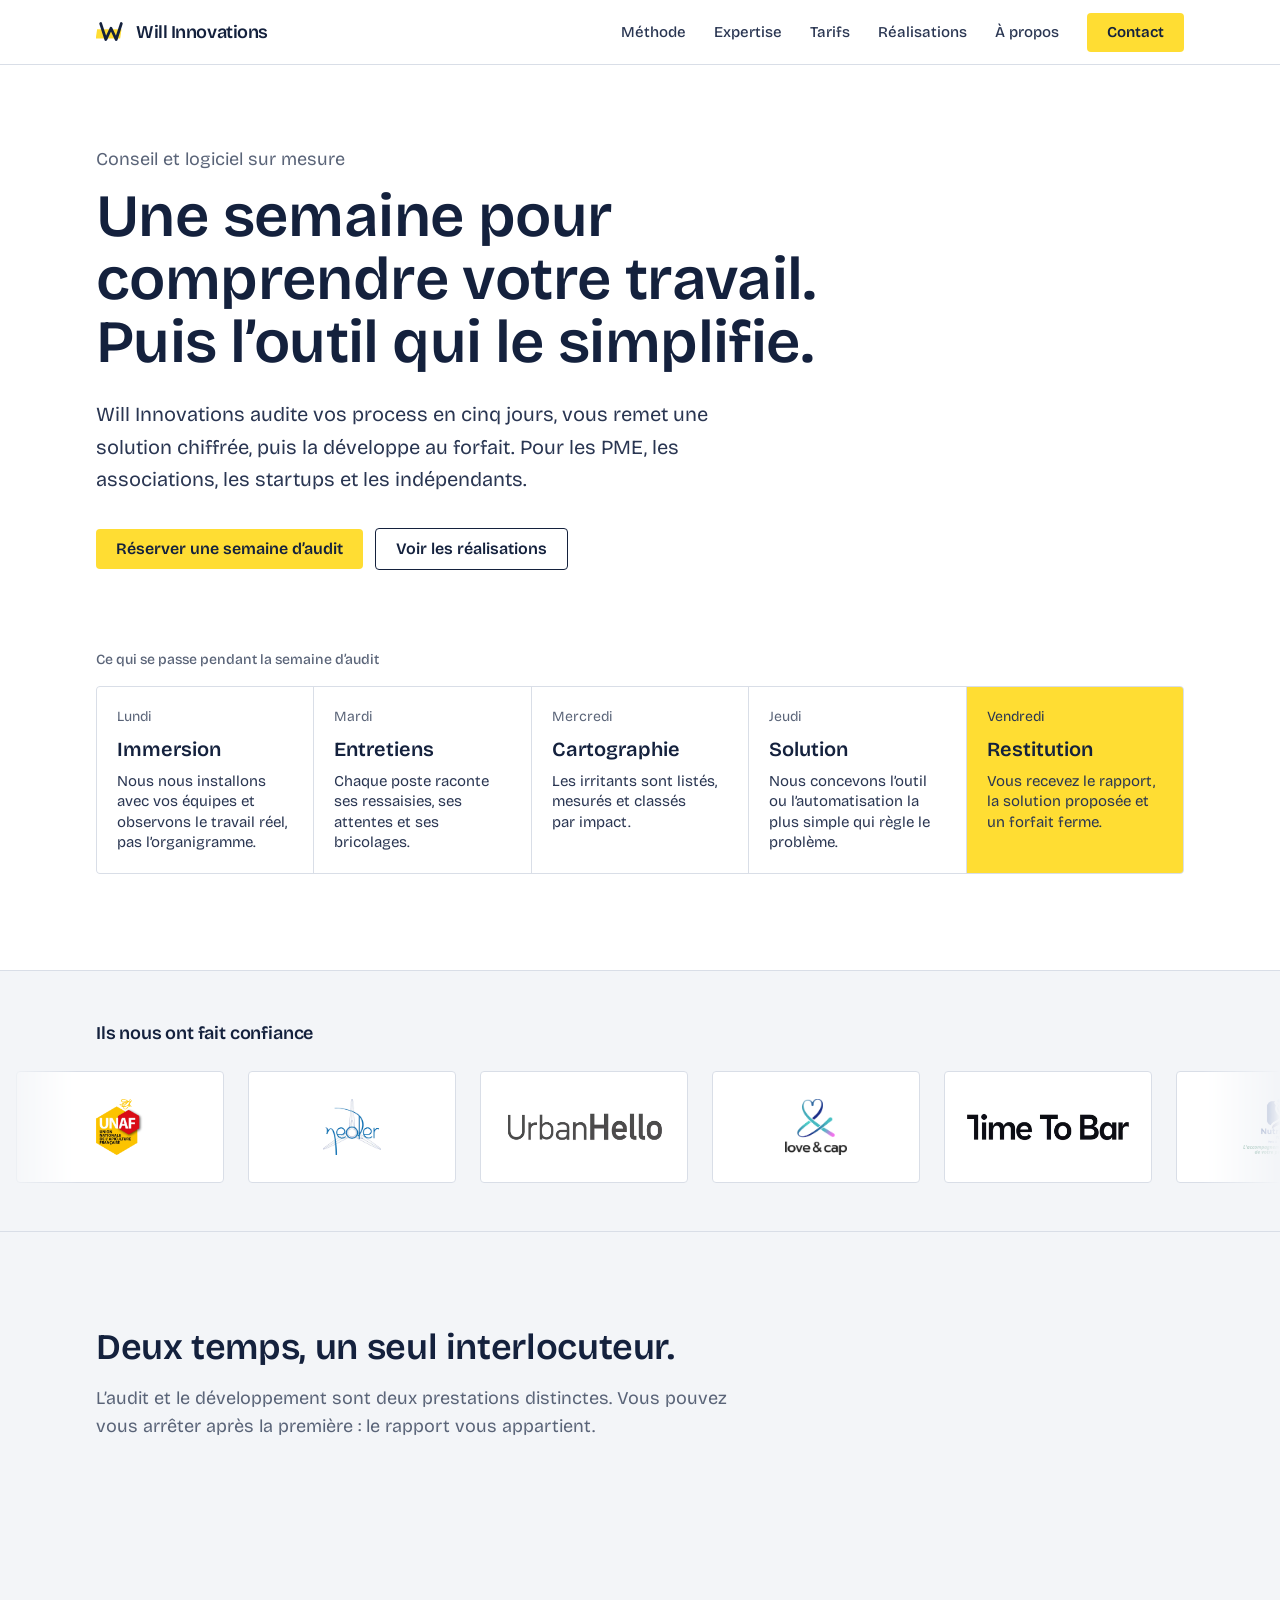
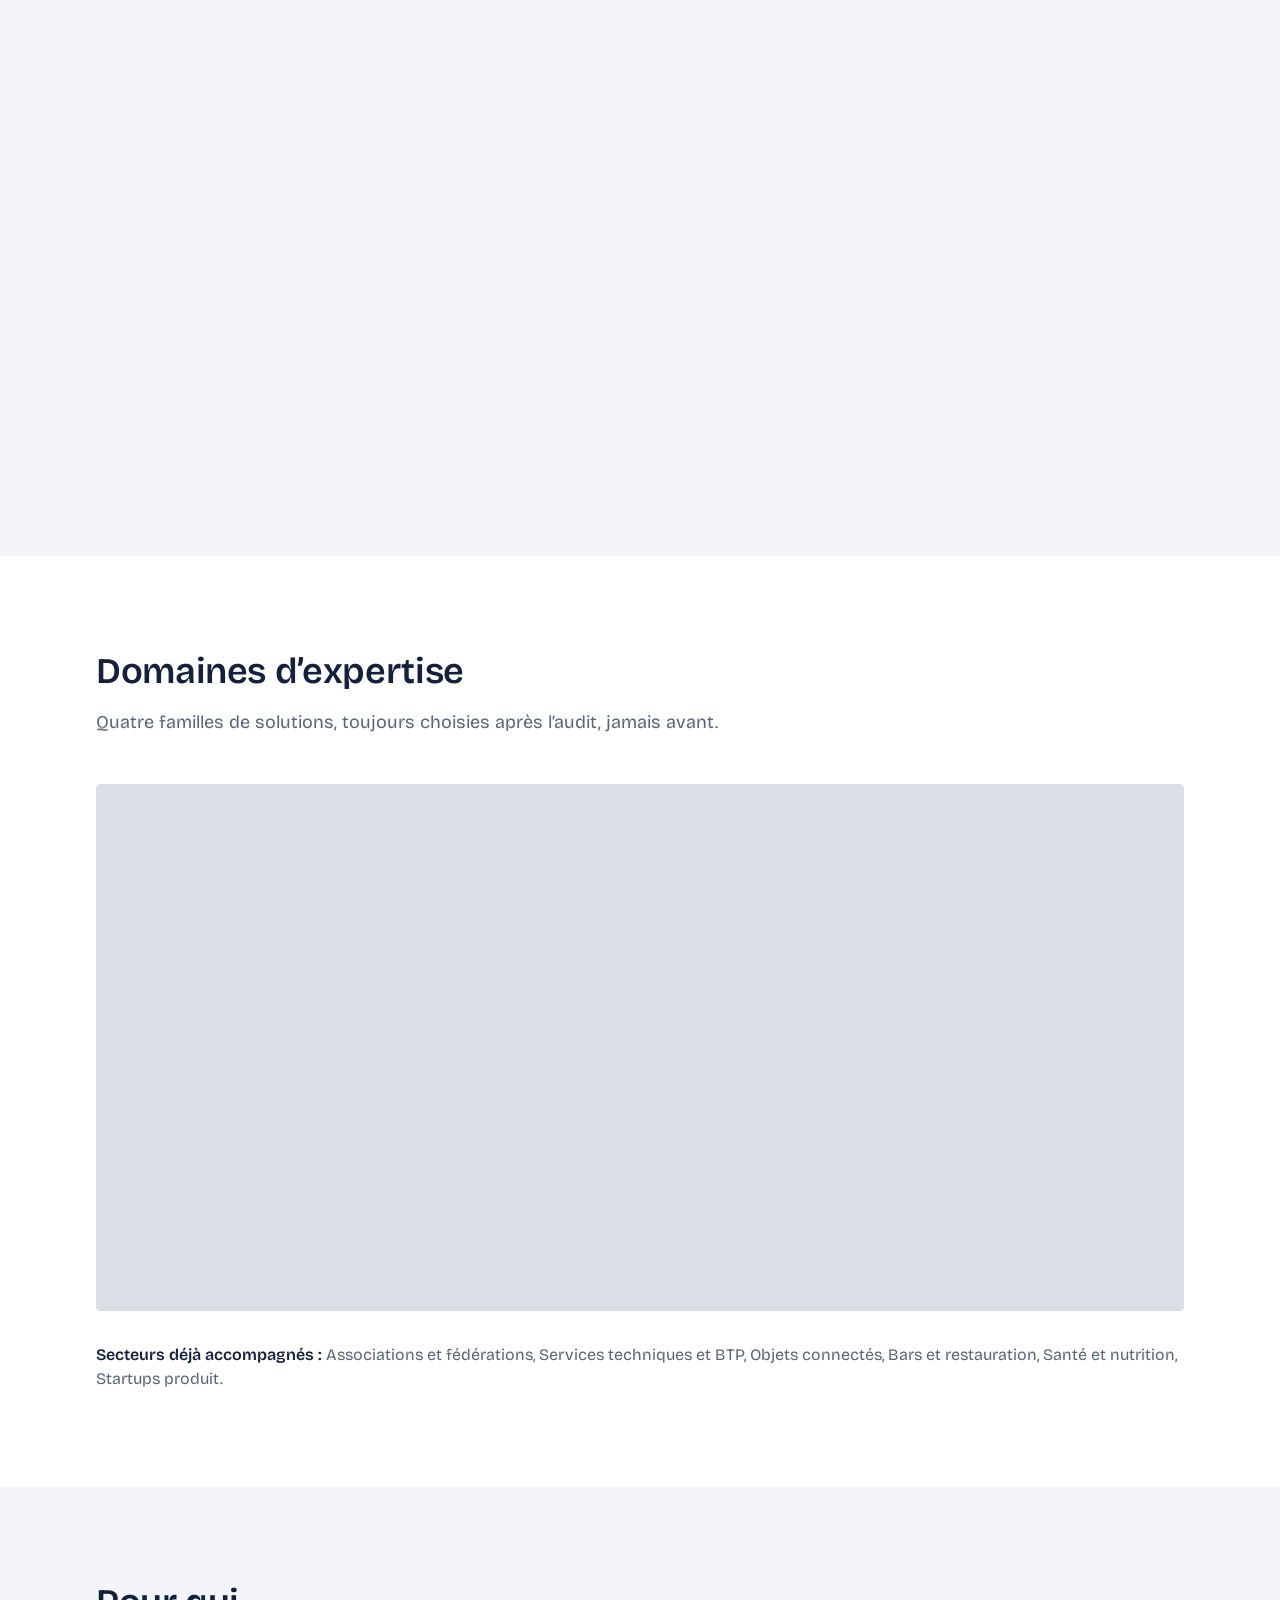
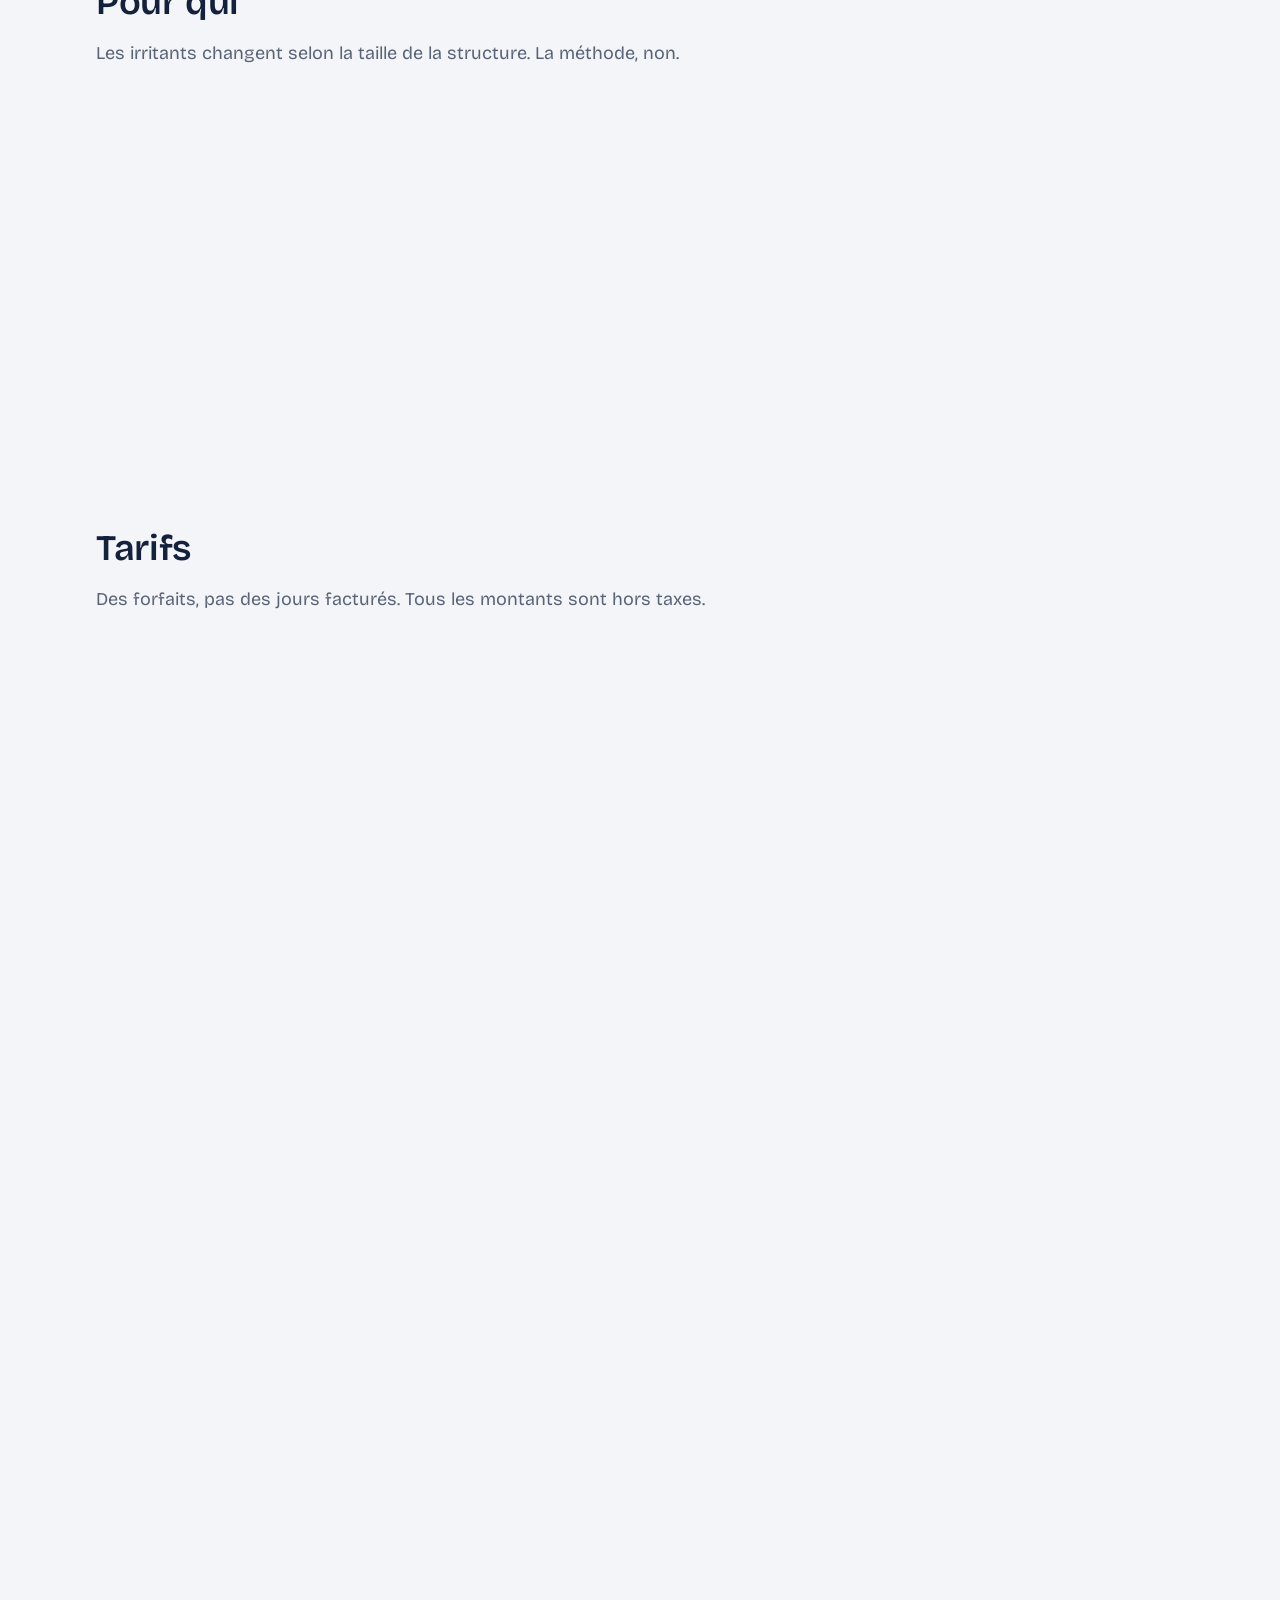
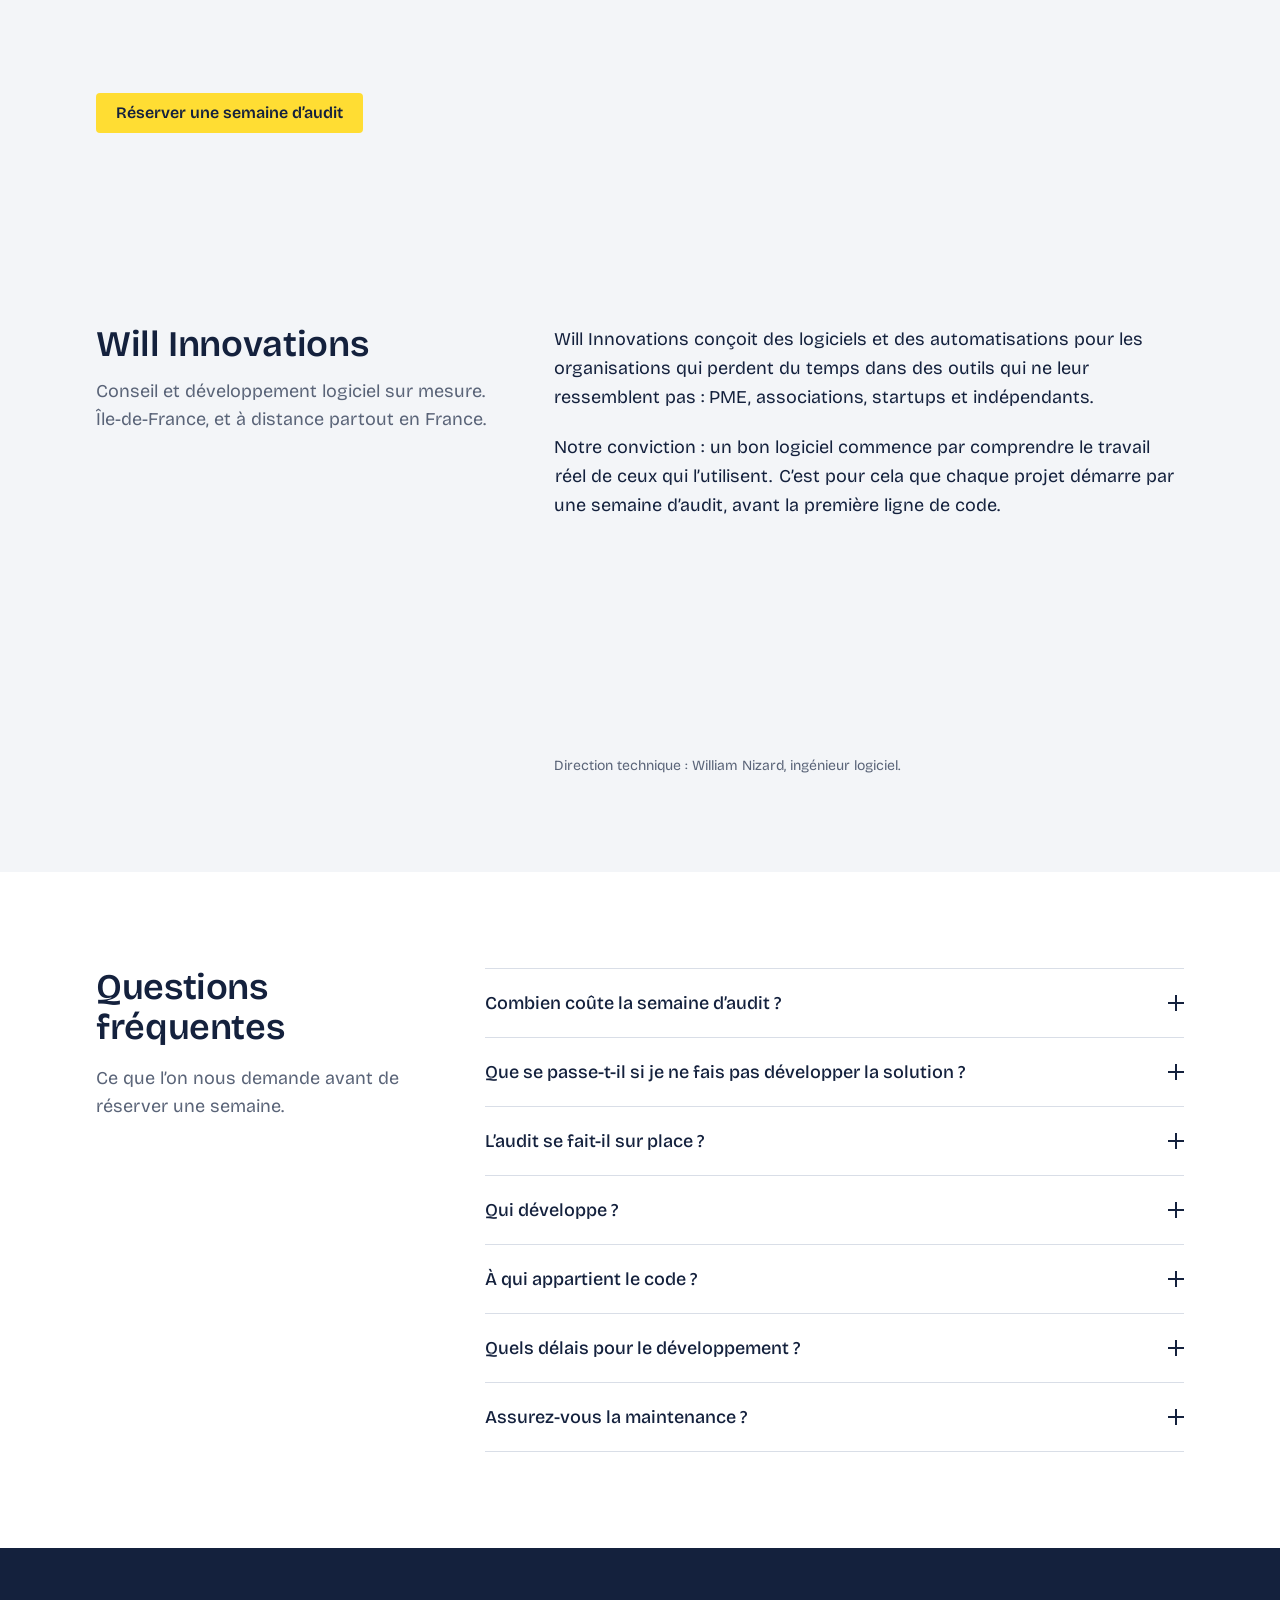
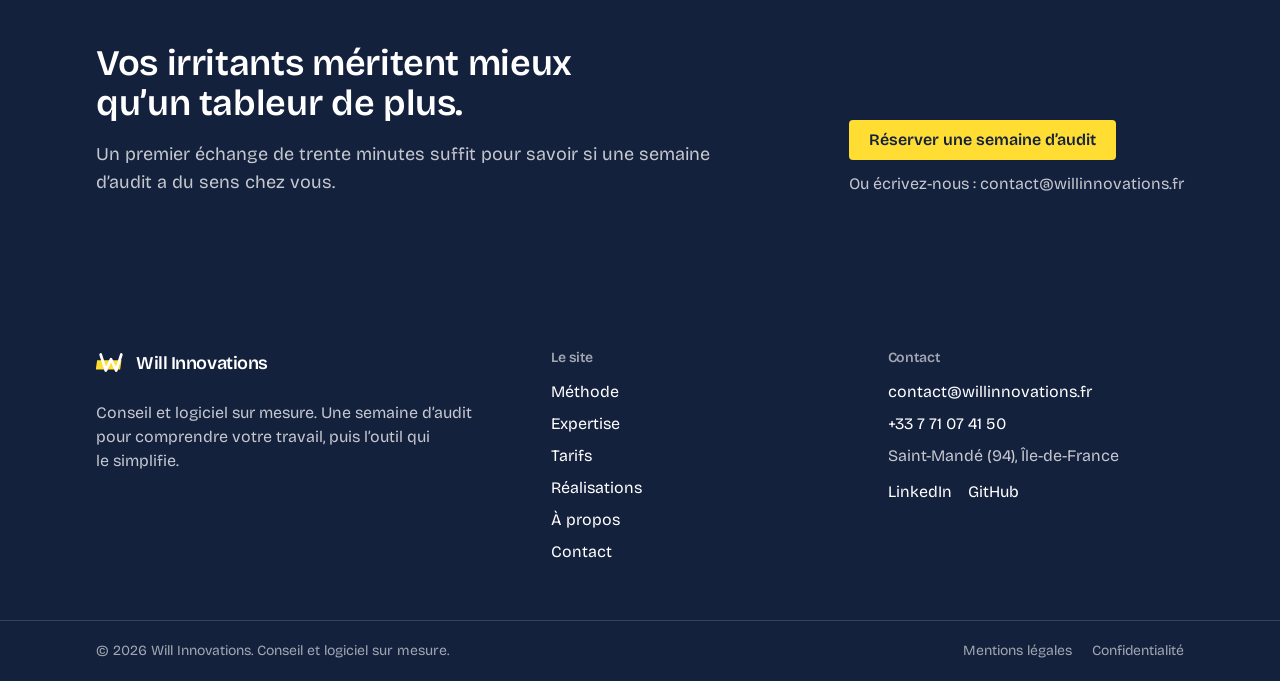
<file: index.html>
<!DOCTYPE html><html lang="fr"><head><meta charset="utf-8"><meta name="viewport" content="width=device-width, initial-scale=1"><title>Will Innovations | Conseil et logiciel sur mesure</title><meta name="description" content="Une semaine d’audit pour identifier vos points de friction, puis le développement du logiciel ou de l’automatisation qui vous fait gagner du temps."><link rel="canonical" href="https://willinnovations.fr/"><link rel="icon" href="/favicon.svg" type="image/svg+xml"><link rel="icon" href="/favicon-32.png" sizes="32x32" type="image/png"><link rel="apple-touch-icon" href="/apple-touch-icon.png"><link rel="sitemap" href="/sitemap-index.xml"><meta name="generator" content="Astro v7.3.2"><meta name="theme-color" content="#ffffff"><link rel="preload" href="/_astro/bricolage-grotesque-latin-wght-normal.DLoelf7F.woff2" as="font" type="font/woff2" crossorigin><meta property="og:type" content="website"><meta property="og:site_name" content="Will Innovations"><meta property="og:locale" content="fr_FR"><meta property="og:title" content="Will Innovations | Conseil et logiciel sur mesure"><meta property="og:description" content="Une semaine d’audit pour identifier vos points de friction, puis le développement du logiciel ou de l’automatisation qui vous fait gagner du temps."><meta property="og:url" content="https://willinnovations.fr/"><meta property="og:image" content="https://willinnovations.fr/og.png"><meta property="og:image:width" content="1200"><meta property="og:image:height" content="630"><meta name="twitter:card" content="summary_large_image"><meta name="twitter:title" content="Will Innovations | Conseil et logiciel sur mesure"><meta name="twitter:description" content="Une semaine d’audit pour identifier vos points de friction, puis le développement du logiciel ou de l’automatisation qui vous fait gagner du temps."><meta name="twitter:image" content="https://willinnovations.fr/og.png"><script type="application/ld+json">{"@context":"https://schema.org","@type":"ProfessionalService","name":"Will Innovations","url":"https://willinnovations.fr","description":"Une semaine d’audit pour identifier vos points de friction, puis le développement du logiciel ou de l’automatisation qui vous fait gagner du temps.","email":"contact@willinnovations.fr","telephone":"+33 7 71 07 41 50","founder":{"@type":"Person","name":"William Nizard"},"areaServed":"FR","address":{"@type":"PostalAddress","addressLocality":"Saint-Mandé","addressRegion":"Île-de-France","addressCountry":"FR"},"knowsAbout":["Développement logiciel sur mesure","Automatisation","Audit de processus","Applications mobiles"]}</script><meta http-equiv="content-security-policy" content="default-src 'self';img-src 'self' data:;font-src 'self';form-action 'self' https://formsubmit.co;base-uri 'self';object-src 'none'; script-src 'self' 'sha256-kAO/lDkyCXxwlBC492SdxjFcJURxkzRVhfl7QyP+q90=' 'sha256-fV5Nv2xAUwxXRd9jiUbdvl3ryJqKc7tBm4AZg+7n7v0=' 'sha256-LlvhQ/C+MPBLZIN9fHMVZvFzrGLCF3R60v0adSB73dg=' 'sha256-p0Rbp+gKZu55OUSc/7SCo5+Wo3T3t7WDCGjzlTL+LPM=' 'sha256-BF0290pkb3jxQsE7z00xR8Imp8X34FLC88L0lkMnrGw=' 'sha256-QzWFZi+FLIx23tnm9SBU4aEgx4x8DsuASP07mfqol/c=' 'sha256-0chmwFk0zaA528yFfGV7J9ppIpdfTPPULncDF3WG7Zs=' 'sha256-eIXWvAmxkr251LJZkjniEK5LcPF3NkapbJepohwYRIc=' 'sha256-Q2BPg90ZMplYY+FSdApNErhpWafg2hcRRbndmvxuL/Q='; style-src 'self' 'sha256-iyNas1+5UJ0JbjrqD+9/ySmaeQZRKOK7qzOiNlkTeE4=' 'sha256-oRSki79+aAkLLKwwd/YtNL3iJM9n9DBv3S6NxZ9FDbk=' 'sha256-47DEQpj8HBSa+/TImW+5JCeuQeRkm5NMpJWZG3hSuFU=';"><link rel="stylesheet" href="/_astro/Base.jjI6YD0i.css"><style>/*! tailwindcss v4.3.3 | MIT License | https://tailwindcss.com */
.marquee[data-astro-cid-jykxcyq5]{overflow:hidden;-webkit-mask-image:linear-gradient(90deg,#0000,#000 6% 94%,#0000);mask-image:linear-gradient(90deg,#0000,#000 6% 94%,#0000)}.marquee-track[data-astro-cid-jykxcyq5]{animation:48s linear infinite marquee}.marquee[data-astro-cid-jykxcyq5]:hover .marquee-track[data-astro-cid-jykxcyq5],.marquee[data-astro-cid-jykxcyq5]:focus-within .marquee-track[data-astro-cid-jykxcyq5]{animation-play-state:paused}@keyframes marquee{to{transform:translate(-50%)}}@media (prefers-reduced-motion:reduce){.marquee[data-astro-cid-jykxcyq5]{-webkit-mask-image:none;mask-image:none}.marquee-track[data-astro-cid-jykxcyq5]{flex-wrap:wrap;justify-content:center;width:auto;animation:none}.marquee-track[data-astro-cid-jykxcyq5]>ul[data-astro-cid-jykxcyq5][aria-hidden=true]{display:none}.marquee-track[data-astro-cid-jykxcyq5]>ul[data-astro-cid-jykxcyq5]{flex-wrap:wrap;justify-content:center}}.case-dialog[data-astro-cid-jykxcyq5]{opacity:0;transition:opacity .25s var(--ease-out), transform .25s var(--ease-out), overlay .25s allow-discrete, display .25s allow-discrete;transform:scale(.96)}.case-dialog[data-astro-cid-jykxcyq5]::backdrop{opacity:0;transition:opacity .25s var(--ease-out), overlay .25s allow-discrete, display .25s allow-discrete}.case-dialog[data-astro-cid-jykxcyq5][open]{opacity:1;transform:none}.case-dialog[data-astro-cid-jykxcyq5][open]::backdrop{opacity:1}@starting-style{.case-dialog[data-astro-cid-jykxcyq5][open]{opacity:0;transform:scale(.96)}.case-dialog[data-astro-cid-jykxcyq5][open]::backdrop{opacity:0}}@media (prefers-reduced-motion:reduce){.case-dialog[data-astro-cid-jykxcyq5]{transition-duration:.15s;transform:none}@starting-style{.case-dialog[data-astro-cid-jykxcyq5][open]{transform:none}}}
</style></head><body class="min-h-dvh bg-paper font-sans text-ink antialiased"><a href="#contenu" class="skip-link">Aller au contenu</a><header class="sticky top-0 z-40 border-b border-line bg-paper/95 backdrop-blur-sm"><div class="mx-auto w-full max-w-6xl px-5 sm:px-8 flex h-16 items-center justify-between gap-6"><a href="/" class="inline-flex items-center gap-2.5 font-semibold" aria-label="Will Innovations, accueil"><svg width="30" height="30" viewBox="0 0 32 32" aria-hidden="true" class="shrink-0"><path d="M3 13h26v10H3z" fill="var(--color-mark)" transform="skewX(-8)"></path><path d="M5 7l5.5 17L16 12l5.5 12L27 7" fill="none" stroke="var(--color-ink)" stroke-width="3" stroke-linejoin="round" stroke-linecap="round"></path></svg><span class="text-lg tracking-tight" translate="no">Will Innovations</span></a><nav aria-label="Navigation principale" class="hidden items-center gap-7 md:flex"><a href="/#methode" class="text-[15px] font-medium text-ink-soft underline-offset-4 hover-fine:text-ink hover-fine:underline aria-[current=page]:text-ink aria-[current=page]:underline">Méthode</a><a href="/#expertise" class="text-[15px] font-medium text-ink-soft underline-offset-4 hover-fine:text-ink hover-fine:underline aria-[current=page]:text-ink aria-[current=page]:underline">Expertise</a><a href="/#tarifs" class="text-[15px] font-medium text-ink-soft underline-offset-4 hover-fine:text-ink hover-fine:underline aria-[current=page]:text-ink aria-[current=page]:underline">Tarifs</a><a href="/realisations" class="text-[15px] font-medium text-ink-soft underline-offset-4 hover-fine:text-ink hover-fine:underline aria-[current=page]:text-ink aria-[current=page]:underline">Réalisations</a><a href="/#a-propos" class="text-[15px] font-medium text-ink-soft underline-offset-4 hover-fine:text-ink hover-fine:underline aria-[current=page]:text-ink aria-[current=page]:underline">À propos</a><a href="/contact" class="inline-flex items-center justify-center gap-2 rounded-sm px-5 py-3 text-base font-semibold leading-none transition-[background-color,color,border-color,transform] duration-150 ease active:scale-[0.98] motion-reduce:active:scale-100 bg-mark text-ink hover-fine:bg-mark-strong px-4 py-2.5 text-[15px]">Contact</a></nav><button type="button" class="group inline-flex items-center gap-2 rounded-sm border border-line px-3 py-2 text-sm font-medium md:hidden" aria-expanded="false" aria-controls="menu-mobile" data-menu-toggle>Menu<span class="relative h-3.5 w-4" aria-hidden="true"><span class="absolute inset-x-0 top-0 h-0.5 bg-ink transition-transform duration-200 ease-[var(--ease-out)] group-aria-expanded:translate-y-1.5 group-aria-expanded:rotate-45"></span><span class="absolute inset-x-0 top-1.5 h-0.5 bg-ink transition-opacity duration-150 ease group-aria-expanded:opacity-0"></span><span class="absolute inset-x-0 bottom-0 h-0.5 bg-ink transition-transform duration-200 ease-[var(--ease-out)] group-aria-expanded:-translate-y-1.5 group-aria-expanded:-rotate-45"></span></span></button></div><div id="menu-mobile" hidden class="border-t border-line bg-paper opacity-0 transition-[opacity,transform] duration-200 ease-[var(--ease-out)] data-open:opacity-100 motion-safe:-translate-y-1 motion-safe:data-open:translate-y-0 md:hidden" data-menu-panel><nav aria-label="Navigation mobile"><div class="mx-auto w-full max-w-6xl px-5 sm:px-8 flex flex-col py-2"><a href="/#methode" class="border-b border-line py-3.5 text-lg font-medium last:border-b-0">Méthode</a><a href="/#expertise" class="border-b border-line py-3.5 text-lg font-medium last:border-b-0">Expertise</a><a href="/#tarifs" class="border-b border-line py-3.5 text-lg font-medium last:border-b-0">Tarifs</a><a href="/realisations" class="border-b border-line py-3.5 text-lg font-medium last:border-b-0">Réalisations</a><a href="/#a-propos" class="border-b border-line py-3.5 text-lg font-medium last:border-b-0">À propos</a><a href="/contact" class="inline-flex items-center justify-center gap-2 rounded-sm px-5 py-3 text-base font-semibold leading-none transition-[background-color,color,border-color,transform] duration-150 ease active:scale-[0.98] motion-reduce:active:scale-100 bg-mark text-ink hover-fine:bg-mark-strong my-3 w-full">Contact</a></div></nav></div></header><script type="module">var e=document.querySelector(`[data-menu-toggle]`),t=document.querySelector(`[data-menu-panel]`),n=250,r;function i(i){if(!e||!t)return;if(e.setAttribute(`aria-expanded`,String(i)),window.clearTimeout(r),i){t.hidden=!1,requestAnimationFrame(()=>t.setAttribute(`data-open`,``));return}t.removeAttribute(`data-open`);let a=()=>{e.getAttribute(`aria-expanded`)!==`true`&&(t.hidden=!0)};t.addEventListener(`transitionend`,a,{once:!0}),r=window.setTimeout(a,n)}e?.addEventListener(`click`,()=>i(e.getAttribute(`aria-expanded`)!==`true`)),t?.addEventListener(`click`,e=>{e.target.closest(`a`)&&i(!1)}),document.addEventListener(`keydown`,t=>{t.key===`Escape`&&e?.getAttribute(`aria-expanded`)===`true`&&(i(!1),e.focus())});</script><main id="contenu" tabindex="-1"><section class="pt-14 pb-16 sm:pt-20 sm:pb-24"><div class="mx-auto w-full max-w-6xl px-5 sm:px-8"><p class="rise text-lg text-muted" style="--rise-index: 0">Conseil et logiciel sur mesure</p><h1 class="rise mt-3 max-w-4xl text-4xl font-semibold leading-[1.05] sm:text-5xl lg:text-6xl" style="--rise-index: 1">Une semaine pour comprendre votre travail. Puis l’outil qui le simplifie.</h1><p class="rise mt-6 max-w-2xl text-lg leading-relaxed text-ink-soft sm:text-xl" style="--rise-index: 2">Will Innovations audite vos process en cinq jours, vous remet une solution chiffrée, puis la développe au forfait. Pour les PME, les associations, les startups et les indépendants.</p><div class="rise mt-8 flex flex-wrap items-center gap-3" style="--rise-index: 3"><a href="/contact" class="inline-flex items-center justify-center gap-2 rounded-sm px-5 py-3 text-base font-semibold leading-none transition-[background-color,color,border-color,transform] duration-150 ease active:scale-[0.98] motion-reduce:active:scale-100 bg-mark text-ink hover-fine:bg-mark-strong">Réserver une semaine d’audit</a><a href="/realisations" class="inline-flex items-center justify-center gap-2 rounded-sm px-5 py-3 text-base font-semibold leading-none transition-[background-color,color,border-color,transform] duration-150 ease active:scale-[0.98] motion-reduce:active:scale-100 border border-ink text-ink hover-fine:bg-paper-2 on-ink:border-paper on-ink:text-paper on-ink:hover-fine:bg-ink-soft">Voir les réalisations</a></div><div class="mt-14 sm:mt-20"><p class="rise mb-4 text-sm font-medium text-muted" style="--rise-index: 4">Ce qui se passe pendant la semaine d’audit</p><ol class="grid gap-px overflow-hidden rounded-sm border border-line bg-line sm:grid-cols-2 lg:grid-cols-5" aria-label="Le déroulé de la semaine d’audit"><li class="rise flex flex-col gap-2 p-5 bg-paper" style="--rise-index: 5"><span class="text-sm text-muted">Lundi</span><span class="text-xl font-semibold">Immersion</span><p class="text-[15px] leading-snug text-ink-soft">Nous nous installons avec vos équipes et observons le travail réel, pas l’organigramme.</p></li><li class="rise flex flex-col gap-2 p-5 bg-paper" style="--rise-index: 6"><span class="text-sm text-muted">Mardi</span><span class="text-xl font-semibold">Entretiens</span><p class="text-[15px] leading-snug text-ink-soft">Chaque poste raconte ses ressaisies, ses attentes et ses bricolages.</p></li><li class="rise flex flex-col gap-2 p-5 bg-paper" style="--rise-index: 7"><span class="text-sm text-muted">Mercredi</span><span class="text-xl font-semibold">Cartographie</span><p class="text-[15px] leading-snug text-ink-soft">Les irritants sont listés, mesurés et classés par impact.</p></li><li class="rise flex flex-col gap-2 p-5 bg-paper" style="--rise-index: 8"><span class="text-sm text-muted">Jeudi</span><span class="text-xl font-semibold">Solution</span><p class="text-[15px] leading-snug text-ink-soft">Nous concevons l’outil ou l’automatisation la plus simple qui règle le problème.</p></li><li class="rise flex flex-col gap-2 p-5 bg-mark sm:col-span-2 lg:col-span-1" style="--rise-index: 9"><span class="text-sm text-ink-soft">Vendredi</span><span class="text-xl font-semibold">Restitution</span><p class="text-[15px] leading-snug text-ink-soft">Vous recevez le rapport, la solution proposée et un forfait ferme.</p></li></ol></div></div></section><section class="border-y border-line bg-paper-2 py-10 sm:py-12" aria-labelledby="confiance-titre" data-astro-cid-jykxcyq5><div class="mx-auto w-full max-w-6xl px-5 sm:px-8"><h2 id="confiance-titre" class="text-lg font-semibold" data-astro-cid-jykxcyq5>Ils nous ont fait confiance</h2></div><div class="marquee mt-6" data-marquee data-astro-cid-jykxcyq5><div class="marquee-track flex w-max items-center gap-4 px-4 sm:gap-6" data-marquee-track data-astro-cid-jykxcyq5><ul class="flex items-center gap-4 sm:gap-6" data-astro-cid-jykxcyq5><li data-astro-cid-jykxcyq5><button type="button" class="logo-tile flex h-24 w-44 items-center justify-center rounded-sm border border-line bg-paper px-5 transition-[transform,border-color] duration-150 ease-[var(--ease-out)] hover-fine:-translate-y-0.5 hover-fine:border-ink motion-reduce:hover-fine:translate-y-0 sm:h-28 sm:w-52" data-open-dialog="cas-unaf" aria-label="UNAF : voir le projet" data-astro-cid-jykxcyq5><img src="/_astro/unaf.CUOr5y3p_Z29zTXJ.webp" alt style="--logo-scale: 1.2" data-astro-cid-jykxcyq5="true" loading="lazy" decoding="async" width="320" height="371" class="max-h-12 w-auto max-w-full scale-[var(--logo-scale)] object-contain sm:max-h-14"></button></li><li data-astro-cid-jykxcyq5><button type="button" class="logo-tile flex h-24 w-44 items-center justify-center rounded-sm border border-line bg-paper px-5 transition-[transform,border-color] duration-150 ease-[var(--ease-out)] hover-fine:-translate-y-0.5 hover-fine:border-ink motion-reduce:hover-fine:translate-y-0 sm:h-28 sm:w-52" data-open-dialog="cas-neoler" aria-label="Neoler : voir le projet" data-astro-cid-jykxcyq5><img src="/_astro/neoler.BjVJETbG_1wpt8N.webp" alt style="--logo-scale: 1.35" data-astro-cid-jykxcyq5="true" loading="lazy" decoding="async" width="320" height="306" class="max-h-12 w-auto max-w-full scale-[var(--logo-scale)] object-contain sm:max-h-14"></button></li><li data-astro-cid-jykxcyq5><button type="button" class="logo-tile flex h-24 w-44 items-center justify-center rounded-sm border border-line bg-paper px-5 transition-[transform,border-color] duration-150 ease-[var(--ease-out)] hover-fine:-translate-y-0.5 hover-fine:border-ink motion-reduce:hover-fine:translate-y-0 sm:h-28 sm:w-52" data-open-dialog="cas-urban-hello" aria-label="Urban-Hello : voir le projet" data-astro-cid-jykxcyq5><img src="/_astro/urban-hello.CaFqbo5V_2jIE3n.webp" alt style="--logo-scale: 1.2" data-astro-cid-jykxcyq5="true" loading="lazy" decoding="async" width="320" height="76" class="max-h-12 w-auto max-w-full scale-[var(--logo-scale)] object-contain sm:max-h-14"></button></li><li data-astro-cid-jykxcyq5><button type="button" class="logo-tile flex h-24 w-44 items-center justify-center rounded-sm border border-line bg-paper px-5 transition-[transform,border-color] duration-150 ease-[var(--ease-out)] hover-fine:-translate-y-0.5 hover-fine:border-ink motion-reduce:hover-fine:translate-y-0 sm:h-28 sm:w-52" data-open-dialog="cas-love-and-cap" aria-label="Love &amp; Cap : voir le projet" data-astro-cid-jykxcyq5><img src="/_astro/love-and-cap.CkNvfxZf_Z2h9T7U.webp" alt style="--logo-scale: 1.15" data-astro-cid-jykxcyq5="true" loading="lazy" decoding="async" width="320" height="287" class="max-h-12 w-auto max-w-full scale-[var(--logo-scale)] object-contain sm:max-h-14"></button></li><li data-astro-cid-jykxcyq5><button type="button" class="logo-tile flex h-24 w-44 items-center justify-center rounded-sm border border-line bg-paper px-5 transition-[transform,border-color] duration-150 ease-[var(--ease-out)] hover-fine:-translate-y-0.5 hover-fine:border-ink motion-reduce:hover-fine:translate-y-0 sm:h-28 sm:w-52" data-open-dialog="cas-timetobar" aria-label="Time To Bar : voir le projet" data-astro-cid-jykxcyq5><img src="/_astro/timetobar.CL6nw-3g_2e2m07.webp" alt style="--logo-scale: 1.3" data-astro-cid-jykxcyq5="true" loading="lazy" decoding="async" width="320" height="62" class="max-h-12 w-auto max-w-full scale-[var(--logo-scale)] object-contain sm:max-h-14"></button></li><li data-astro-cid-jykxcyq5><button type="button" class="logo-tile flex h-24 w-44 items-center justify-center rounded-sm border border-line bg-paper px-5 transition-[transform,border-color] duration-150 ease-[var(--ease-out)] hover-fine:-translate-y-0.5 hover-fine:border-ink motion-reduce:hover-fine:translate-y-0 sm:h-28 sm:w-52" data-open-dialog="cas-nutripole" aria-label="NutriPôle : voir le projet" data-astro-cid-jykxcyq5><img src="/_astro/nutripole.CROVCrzR_14Jkce.webp" alt style="--logo-scale: 1.4" data-astro-cid-jykxcyq5="true" loading="lazy" decoding="async" width="320" height="241" class="max-h-12 w-auto max-w-full scale-[var(--logo-scale)] object-contain sm:max-h-14"></button></li><li data-astro-cid-jykxcyq5><button type="button" class="logo-tile flex h-24 w-44 items-center justify-center rounded-sm border border-line bg-paper px-5 transition-[transform,border-color] duration-150 ease-[var(--ease-out)] hover-fine:-translate-y-0.5 hover-fine:border-ink motion-reduce:hover-fine:translate-y-0 sm:h-28 sm:w-52" data-open-dialog="cas-tango" aria-label="Tango : voir le projet" data-astro-cid-jykxcyq5><img src="/_astro/tango.DqdWLUF3_Gbj9I.webp" alt style="--logo-scale: 1.15" data-astro-cid-jykxcyq5="true" loading="lazy" decoding="async" width="320" height="110" class="max-h-12 w-auto max-w-full scale-[var(--logo-scale)] object-contain sm:max-h-14"></button></li><li data-astro-cid-jykxcyq5><button type="button" class="logo-tile flex h-24 w-44 items-center justify-center rounded-sm border border-line bg-paper px-5 transition-[transform,border-color] duration-150 ease-[var(--ease-out)] hover-fine:-translate-y-0.5 hover-fine:border-ink motion-reduce:hover-fine:translate-y-0 sm:h-28 sm:w-52" data-open-dialog="cas-ermes" aria-label="Ermes : voir le projet" data-astro-cid-jykxcyq5><img src="/_astro/ermes.Cxuycqov_Z203pzo.webp" alt style="--logo-scale: 0.8" data-astro-cid-jykxcyq5="true" loading="lazy" decoding="async" width="320" height="320" class="max-h-12 w-auto max-w-full scale-[var(--logo-scale)] object-contain sm:max-h-14"></button></li></ul><ul class="flex items-center gap-4 sm:gap-6" aria-hidden="true" data-astro-cid-jykxcyq5><li data-astro-cid-jykxcyq5><button type="button" class="logo-tile flex h-24 w-44 items-center justify-center rounded-sm border border-line bg-paper px-5 transition-[transform,border-color] duration-150 ease-[var(--ease-out)] hover-fine:-translate-y-0.5 hover-fine:border-ink motion-reduce:hover-fine:translate-y-0 sm:h-28 sm:w-52" data-open-dialog="cas-unaf" tabindex="-1" aria-label="UNAF : voir le projet" data-astro-cid-jykxcyq5><img src="/_astro/unaf.CUOr5y3p_Z29zTXJ.webp" alt style="--logo-scale: 1.2" data-astro-cid-jykxcyq5="true" loading="lazy" decoding="async" width="320" height="371" class="max-h-12 w-auto max-w-full scale-[var(--logo-scale)] object-contain sm:max-h-14"></button></li><li data-astro-cid-jykxcyq5><button type="button" class="logo-tile flex h-24 w-44 items-center justify-center rounded-sm border border-line bg-paper px-5 transition-[transform,border-color] duration-150 ease-[var(--ease-out)] hover-fine:-translate-y-0.5 hover-fine:border-ink motion-reduce:hover-fine:translate-y-0 sm:h-28 sm:w-52" data-open-dialog="cas-neoler" tabindex="-1" aria-label="Neoler : voir le projet" data-astro-cid-jykxcyq5><img src="/_astro/neoler.BjVJETbG_1wpt8N.webp" alt style="--logo-scale: 1.35" data-astro-cid-jykxcyq5="true" loading="lazy" decoding="async" width="320" height="306" class="max-h-12 w-auto max-w-full scale-[var(--logo-scale)] object-contain sm:max-h-14"></button></li><li data-astro-cid-jykxcyq5><button type="button" class="logo-tile flex h-24 w-44 items-center justify-center rounded-sm border border-line bg-paper px-5 transition-[transform,border-color] duration-150 ease-[var(--ease-out)] hover-fine:-translate-y-0.5 hover-fine:border-ink motion-reduce:hover-fine:translate-y-0 sm:h-28 sm:w-52" data-open-dialog="cas-urban-hello" tabindex="-1" aria-label="Urban-Hello : voir le projet" data-astro-cid-jykxcyq5><img src="/_astro/urban-hello.CaFqbo5V_2jIE3n.webp" alt style="--logo-scale: 1.2" data-astro-cid-jykxcyq5="true" loading="lazy" decoding="async" width="320" height="76" class="max-h-12 w-auto max-w-full scale-[var(--logo-scale)] object-contain sm:max-h-14"></button></li><li data-astro-cid-jykxcyq5><button type="button" class="logo-tile flex h-24 w-44 items-center justify-center rounded-sm border border-line bg-paper px-5 transition-[transform,border-color] duration-150 ease-[var(--ease-out)] hover-fine:-translate-y-0.5 hover-fine:border-ink motion-reduce:hover-fine:translate-y-0 sm:h-28 sm:w-52" data-open-dialog="cas-love-and-cap" tabindex="-1" aria-label="Love &amp; Cap : voir le projet" data-astro-cid-jykxcyq5><img src="/_astro/love-and-cap.CkNvfxZf_Z2h9T7U.webp" alt style="--logo-scale: 1.15" data-astro-cid-jykxcyq5="true" loading="lazy" decoding="async" width="320" height="287" class="max-h-12 w-auto max-w-full scale-[var(--logo-scale)] object-contain sm:max-h-14"></button></li><li data-astro-cid-jykxcyq5><button type="button" class="logo-tile flex h-24 w-44 items-center justify-center rounded-sm border border-line bg-paper px-5 transition-[transform,border-color] duration-150 ease-[var(--ease-out)] hover-fine:-translate-y-0.5 hover-fine:border-ink motion-reduce:hover-fine:translate-y-0 sm:h-28 sm:w-52" data-open-dialog="cas-timetobar" tabindex="-1" aria-label="Time To Bar : voir le projet" data-astro-cid-jykxcyq5><img src="/_astro/timetobar.CL6nw-3g_2e2m07.webp" alt style="--logo-scale: 1.3" data-astro-cid-jykxcyq5="true" loading="lazy" decoding="async" width="320" height="62" class="max-h-12 w-auto max-w-full scale-[var(--logo-scale)] object-contain sm:max-h-14"></button></li><li data-astro-cid-jykxcyq5><button type="button" class="logo-tile flex h-24 w-44 items-center justify-center rounded-sm border border-line bg-paper px-5 transition-[transform,border-color] duration-150 ease-[var(--ease-out)] hover-fine:-translate-y-0.5 hover-fine:border-ink motion-reduce:hover-fine:translate-y-0 sm:h-28 sm:w-52" data-open-dialog="cas-nutripole" tabindex="-1" aria-label="NutriPôle : voir le projet" data-astro-cid-jykxcyq5><img src="/_astro/nutripole.CROVCrzR_14Jkce.webp" alt style="--logo-scale: 1.4" data-astro-cid-jykxcyq5="true" loading="lazy" decoding="async" width="320" height="241" class="max-h-12 w-auto max-w-full scale-[var(--logo-scale)] object-contain sm:max-h-14"></button></li><li data-astro-cid-jykxcyq5><button type="button" class="logo-tile flex h-24 w-44 items-center justify-center rounded-sm border border-line bg-paper px-5 transition-[transform,border-color] duration-150 ease-[var(--ease-out)] hover-fine:-translate-y-0.5 hover-fine:border-ink motion-reduce:hover-fine:translate-y-0 sm:h-28 sm:w-52" data-open-dialog="cas-tango" tabindex="-1" aria-label="Tango : voir le projet" data-astro-cid-jykxcyq5><img src="/_astro/tango.DqdWLUF3_Gbj9I.webp" alt style="--logo-scale: 1.15" data-astro-cid-jykxcyq5="true" loading="lazy" decoding="async" width="320" height="110" class="max-h-12 w-auto max-w-full scale-[var(--logo-scale)] object-contain sm:max-h-14"></button></li><li data-astro-cid-jykxcyq5><button type="button" class="logo-tile flex h-24 w-44 items-center justify-center rounded-sm border border-line bg-paper px-5 transition-[transform,border-color] duration-150 ease-[var(--ease-out)] hover-fine:-translate-y-0.5 hover-fine:border-ink motion-reduce:hover-fine:translate-y-0 sm:h-28 sm:w-52" data-open-dialog="cas-ermes" tabindex="-1" aria-label="Ermes : voir le projet" data-astro-cid-jykxcyq5><img src="/_astro/ermes.Cxuycqov_Z203pzo.webp" alt style="--logo-scale: 0.8" data-astro-cid-jykxcyq5="true" loading="lazy" decoding="async" width="320" height="320" class="max-h-12 w-auto max-w-full scale-[var(--logo-scale)] object-contain sm:max-h-14"></button></li></ul></div></div><dialog id="cas-unaf" class="case-dialog m-auto w-[min(100%-2rem,44rem)] rounded-sm bg-paper p-0 text-ink shadow-2xl backdrop:bg-ink/60" aria-labelledby="cas-unaf-titre"><article class="max-h-[85dvh] overflow-y-auto overscroll-contain p-6 sm:p-9"><header class="flex items-start justify-between gap-6"><div class="flex items-center gap-4"><div class="flex h-16 w-24 shrink-0 items-center justify-center"><img src="/_astro/unaf.CUOr5y3p_1FQCbj.webp" alt loading="lazy" decoding="async" width="192" height="223" class="max-h-16 w-auto max-w-full object-contain"></div><div><p class="font-semibold">UNAF</p><p class="text-sm text-muted">Union nationale, apiculture</p></div></div><form method="dialog"><button type="submit" class="rounded-sm border border-line px-3 py-2 text-sm font-medium hover-fine:bg-paper-2" aria-label="Fermer la fiche">Fermer</button></form></header><p class="mt-6 inline-block bg-mark px-2 py-1 text-sm font-semibold">Web app</p><h3 id="cas-unaf-titre" class="mt-3 text-2xl font-semibold sm:text-3xl">CRM des adhérents et des cotisations</h3><p class="mt-4 leading-relaxed text-ink-soft">Plateforme de gestion des adhérents de l&#39;Union Nationale de l&#39;Apiculture Française : groupements locaux, cotisations et paiement en ligne, campagnes e-mail.</p><ul class="mt-6 flex flex-wrap gap-2" aria-label="Technologies"><li class="rounded-sm border border-line px-2.5 py-1 text-sm text-ink-soft">Django</li><li class="rounded-sm border border-line px-2.5 py-1 text-sm text-ink-soft">MySQL</li><li class="rounded-sm border border-line px-2.5 py-1 text-sm text-ink-soft">Stripe</li><li class="rounded-sm border border-line px-2.5 py-1 text-sm text-ink-soft">Brevo</li><li class="rounded-sm border border-line px-2.5 py-1 text-sm text-ink-soft">Docker</li></ul><div class="mt-8 flex flex-wrap gap-3"><a href="/contact" class="inline-flex items-center justify-center gap-2 rounded-sm px-5 py-3 text-base font-semibold leading-none transition-[background-color,color,border-color,transform] duration-150 ease active:scale-[0.98] motion-reduce:active:scale-100 bg-mark text-ink hover-fine:bg-mark-strong">Discuter d’un projet similaire</a><a href="/realisations#unaf" class="inline-flex items-center justify-center gap-2 rounded-sm px-5 py-3 text-base font-semibold leading-none transition-[background-color,color,border-color,transform] duration-150 ease active:scale-[0.98] motion-reduce:active:scale-100 border border-ink text-ink hover-fine:bg-paper-2 on-ink:border-paper on-ink:text-paper on-ink:hover-fine:bg-ink-soft">Toutes les réalisations</a></div></article></dialog><dialog id="cas-neoler" class="case-dialog m-auto w-[min(100%-2rem,44rem)] rounded-sm bg-paper p-0 text-ink shadow-2xl backdrop:bg-ink/60" aria-labelledby="cas-neoler-titre"><article class="max-h-[85dvh] overflow-y-auto overscroll-contain p-6 sm:p-9"><header class="flex items-start justify-between gap-6"><div class="flex items-center gap-4"><div class="flex h-16 w-24 shrink-0 items-center justify-center"><img src="/_astro/neoler.BjVJETbG_1tPOe4.webp" alt loading="lazy" decoding="async" width="192" height="184" class="max-h-16 w-auto max-w-full object-contain"></div><div><p class="font-semibold">Neoler</p><p class="text-sm text-muted">Services techniques</p></div></div><form method="dialog"><button type="submit" class="rounded-sm border border-line px-3 py-2 text-sm font-medium hover-fine:bg-paper-2" aria-label="Fermer la fiche">Fermer</button></form></header><p class="mt-6 inline-block bg-mark px-2 py-1 text-sm font-semibold">Application mobile et back-office</p><h3 id="cas-neoler-titre" class="mt-3 text-2xl font-semibold sm:text-3xl">Planning et bons d&#39;intervention</h3><p class="mt-4 leading-relaxed text-ink-soft">Outil de terrain pour une société de services techniques : planning des techniciens, bons d&#39;intervention signés sur mobile, back-office et intranet.</p><ul class="mt-6 flex flex-wrap gap-2" aria-label="Technologies"><li class="rounded-sm border border-line px-2.5 py-1 text-sm text-ink-soft">Flutter</li><li class="rounded-sm border border-line px-2.5 py-1 text-sm text-ink-soft">NestJS</li><li class="rounded-sm border border-line px-2.5 py-1 text-sm text-ink-soft">Prisma</li><li class="rounded-sm border border-line px-2.5 py-1 text-sm text-ink-soft">React</li><li class="rounded-sm border border-line px-2.5 py-1 text-sm text-ink-soft">MySQL</li></ul><div class="mt-8 flex flex-wrap gap-3"><a href="/contact" class="inline-flex items-center justify-center gap-2 rounded-sm px-5 py-3 text-base font-semibold leading-none transition-[background-color,color,border-color,transform] duration-150 ease active:scale-[0.98] motion-reduce:active:scale-100 bg-mark text-ink hover-fine:bg-mark-strong">Discuter d’un projet similaire</a><a href="/realisations#neoler" class="inline-flex items-center justify-center gap-2 rounded-sm px-5 py-3 text-base font-semibold leading-none transition-[background-color,color,border-color,transform] duration-150 ease active:scale-[0.98] motion-reduce:active:scale-100 border border-ink text-ink hover-fine:bg-paper-2 on-ink:border-paper on-ink:text-paper on-ink:hover-fine:bg-ink-soft">Toutes les réalisations</a></div></article></dialog><dialog id="cas-urban-hello" class="case-dialog m-auto w-[min(100%-2rem,44rem)] rounded-sm bg-paper p-0 text-ink shadow-2xl backdrop:bg-ink/60" aria-labelledby="cas-urban-hello-titre"><article class="max-h-[85dvh] overflow-y-auto overscroll-contain p-6 sm:p-9"><header class="flex items-start justify-between gap-6"><div class="flex items-center gap-4"><div class="flex h-16 w-24 shrink-0 items-center justify-center"><img src="/_astro/urban-hello.CaFqbo5V_Z1sDleS.webp" alt loading="lazy" decoding="async" width="192" height="46" class="max-h-16 w-auto max-w-full object-contain"></div><div><p class="font-semibold">Urban-Hello</p><p class="text-sm text-muted">Objets connectés</p></div></div><form method="dialog"><button type="submit" class="rounded-sm border border-line px-3 py-2 text-sm font-medium hover-fine:bg-paper-2" aria-label="Fermer la fiche">Fermer</button></form></header><p class="mt-6 inline-block bg-mark px-2 py-1 text-sm font-semibold">Application mobile</p><h3 id="cas-urban-hello-titre" class="mt-3 text-2xl font-semibold sm:text-3xl">Application du babyphone REMI</h3><p class="mt-4 leading-relaxed text-ink-soft">Application compagnon iOS et Android du babyphone connecté REMI, disponible sur l&#39;App Store et Google Play.</p><ul class="mt-6 flex flex-wrap gap-2" aria-label="Technologies"><li class="rounded-sm border border-line px-2.5 py-1 text-sm text-ink-soft">Flutter</li><li class="rounded-sm border border-line px-2.5 py-1 text-sm text-ink-soft">Dart</li><li class="rounded-sm border border-line px-2.5 py-1 text-sm text-ink-soft">iOS</li><li class="rounded-sm border border-line px-2.5 py-1 text-sm text-ink-soft">Android</li></ul><div class="mt-8 flex flex-wrap gap-3"><a href="/contact" class="inline-flex items-center justify-center gap-2 rounded-sm px-5 py-3 text-base font-semibold leading-none transition-[background-color,color,border-color,transform] duration-150 ease active:scale-[0.98] motion-reduce:active:scale-100 bg-mark text-ink hover-fine:bg-mark-strong">Discuter d’un projet similaire</a><a href="/realisations#urban-hello" class="inline-flex items-center justify-center gap-2 rounded-sm px-5 py-3 text-base font-semibold leading-none transition-[background-color,color,border-color,transform] duration-150 ease active:scale-[0.98] motion-reduce:active:scale-100 border border-ink text-ink hover-fine:bg-paper-2 on-ink:border-paper on-ink:text-paper on-ink:hover-fine:bg-ink-soft">Toutes les réalisations</a></div></article></dialog><dialog id="cas-love-and-cap" class="case-dialog m-auto w-[min(100%-2rem,44rem)] rounded-sm bg-paper p-0 text-ink shadow-2xl backdrop:bg-ink/60" aria-labelledby="cas-love-and-cap-titre"><article class="max-h-[85dvh] overflow-y-auto overscroll-contain p-6 sm:p-9"><header class="flex items-start justify-between gap-6"><div class="flex items-center gap-4"><div class="flex h-16 w-24 shrink-0 items-center justify-center"><img src="/_astro/love-and-cap.CkNvfxZf_Z25qvKE.webp" alt loading="lazy" decoding="async" width="192" height="172" class="max-h-16 w-auto max-w-full object-contain"></div><div><p class="font-semibold">Love &amp; Cap</p><p class="text-sm text-muted">Application grand public</p></div></div><form method="dialog"><button type="submit" class="rounded-sm border border-line px-3 py-2 text-sm font-medium hover-fine:bg-paper-2" aria-label="Fermer la fiche">Fermer</button></form></header><p class="mt-6 inline-block bg-mark px-2 py-1 text-sm font-semibold">Application mobile</p><h3 id="cas-love-and-cap-titre" class="mt-3 text-2xl font-semibold sm:text-3xl">Application de rencontres inclusive</h3><p class="mt-4 leading-relaxed text-ink-soft">Application de rencontres pensée pour les personnes en situation de handicap : profils, tests de compatibilité, messagerie, abonnements, avec son backend et son site vitrine.</p><ul class="mt-6 flex flex-wrap gap-2" aria-label="Technologies"><li class="rounded-sm border border-line px-2.5 py-1 text-sm text-ink-soft">React Native</li><li class="rounded-sm border border-line px-2.5 py-1 text-sm text-ink-soft">Expo</li><li class="rounded-sm border border-line px-2.5 py-1 text-sm text-ink-soft">Express</li><li class="rounded-sm border border-line px-2.5 py-1 text-sm text-ink-soft">MongoDB</li><li class="rounded-sm border border-line px-2.5 py-1 text-sm text-ink-soft">Angular</li></ul><div class="mt-8 flex flex-wrap gap-3"><a href="/contact" class="inline-flex items-center justify-center gap-2 rounded-sm px-5 py-3 text-base font-semibold leading-none transition-[background-color,color,border-color,transform] duration-150 ease active:scale-[0.98] motion-reduce:active:scale-100 bg-mark text-ink hover-fine:bg-mark-strong">Discuter d’un projet similaire</a><a href="/realisations#love-and-cap" class="inline-flex items-center justify-center gap-2 rounded-sm px-5 py-3 text-base font-semibold leading-none transition-[background-color,color,border-color,transform] duration-150 ease active:scale-[0.98] motion-reduce:active:scale-100 border border-ink text-ink hover-fine:bg-paper-2 on-ink:border-paper on-ink:text-paper on-ink:hover-fine:bg-ink-soft">Toutes les réalisations</a></div></article></dialog><dialog id="cas-timetobar" class="case-dialog m-auto w-[min(100%-2rem,44rem)] rounded-sm bg-paper p-0 text-ink shadow-2xl backdrop:bg-ink/60" aria-labelledby="cas-timetobar-titre"><article class="max-h-[85dvh] overflow-y-auto overscroll-contain p-6 sm:p-9"><header class="flex items-start justify-between gap-6"><div class="flex items-center gap-4"><div class="flex h-16 w-24 shrink-0 items-center justify-center"><img src="/_astro/timetobar.CL6nw-3g_yoNpU.webp" alt loading="lazy" decoding="async" width="192" height="37" class="max-h-16 w-auto max-w-full object-contain"></div><div><p class="font-semibold">Time To Bar</p><p class="text-sm text-muted">Bars et restauration</p></div></div><form method="dialog"><button type="submit" class="rounded-sm border border-line px-3 py-2 text-sm font-medium hover-fine:bg-paper-2" aria-label="Fermer la fiche">Fermer</button></form></header><p class="mt-6 inline-block bg-mark px-2 py-1 text-sm font-semibold">Web app</p><h3 id="cas-timetobar-titre" class="mt-3 text-2xl font-semibold sm:text-3xl">Réservations et tableau de bord des gérants</h3><p class="mt-4 leading-relaxed text-ink-soft">Modules de réservation intégrés au site WordPress de la marque et tableau de bord mobile pour les gérants des bars partenaires.</p><ul class="mt-6 flex flex-wrap gap-2" aria-label="Technologies"><li class="rounded-sm border border-line px-2.5 py-1 text-sm text-ink-soft">React</li><li class="rounded-sm border border-line px-2.5 py-1 text-sm text-ink-soft">TypeScript</li><li class="rounded-sm border border-line px-2.5 py-1 text-sm text-ink-soft">WordPress</li><li class="rounded-sm border border-line px-2.5 py-1 text-sm text-ink-soft">PWA</li></ul><div class="mt-8 flex flex-wrap gap-3"><a href="/contact" class="inline-flex items-center justify-center gap-2 rounded-sm px-5 py-3 text-base font-semibold leading-none transition-[background-color,color,border-color,transform] duration-150 ease active:scale-[0.98] motion-reduce:active:scale-100 bg-mark text-ink hover-fine:bg-mark-strong">Discuter d’un projet similaire</a><a href="/realisations#timetobar" class="inline-flex items-center justify-center gap-2 rounded-sm px-5 py-3 text-base font-semibold leading-none transition-[background-color,color,border-color,transform] duration-150 ease active:scale-[0.98] motion-reduce:active:scale-100 border border-ink text-ink hover-fine:bg-paper-2 on-ink:border-paper on-ink:text-paper on-ink:hover-fine:bg-ink-soft">Toutes les réalisations</a></div></article></dialog><dialog id="cas-nutripole" class="case-dialog m-auto w-[min(100%-2rem,44rem)] rounded-sm bg-paper p-0 text-ink shadow-2xl backdrop:bg-ink/60" aria-labelledby="cas-nutripole-titre"><article class="max-h-[85dvh] overflow-y-auto overscroll-contain p-6 sm:p-9"><header class="flex items-start justify-between gap-6"><div class="flex items-center gap-4"><div class="flex h-16 w-24 shrink-0 items-center justify-center"><img src="/_astro/nutripole.CROVCrzR_Z20rBWW.webp" alt loading="lazy" decoding="async" width="192" height="145" class="max-h-16 w-auto max-w-full object-contain"></div><div><p class="font-semibold">NutriPôle</p><p class="text-sm text-muted">Santé et nutrition</p></div></div><form method="dialog"><button type="submit" class="rounded-sm border border-line px-3 py-2 text-sm font-medium hover-fine:bg-paper-2" aria-label="Fermer la fiche">Fermer</button></form></header><p class="mt-6 inline-block bg-mark px-2 py-1 text-sm font-semibold">Web app</p><h3 id="cas-nutripole-titre" class="mt-3 text-2xl font-semibold sm:text-3xl">Tableau de bord de suivi</h3><p class="mt-4 leading-relaxed text-ink-soft">Outil de suivi pour un centre d&#39;accompagnement nutritionnel : API, tableau de bord et déploiement Docker.</p><ul class="mt-6 flex flex-wrap gap-2" aria-label="Technologies"><li class="rounded-sm border border-line px-2.5 py-1 text-sm text-ink-soft">React</li><li class="rounded-sm border border-line px-2.5 py-1 text-sm text-ink-soft">NestJS</li><li class="rounded-sm border border-line px-2.5 py-1 text-sm text-ink-soft">Prisma</li><li class="rounded-sm border border-line px-2.5 py-1 text-sm text-ink-soft">PostgreSQL</li><li class="rounded-sm border border-line px-2.5 py-1 text-sm text-ink-soft">Docker</li></ul><div class="mt-8 flex flex-wrap gap-3"><a href="/contact" class="inline-flex items-center justify-center gap-2 rounded-sm px-5 py-3 text-base font-semibold leading-none transition-[background-color,color,border-color,transform] duration-150 ease active:scale-[0.98] motion-reduce:active:scale-100 bg-mark text-ink hover-fine:bg-mark-strong">Discuter d’un projet similaire</a><a href="/realisations#nutripole" class="inline-flex items-center justify-center gap-2 rounded-sm px-5 py-3 text-base font-semibold leading-none transition-[background-color,color,border-color,transform] duration-150 ease active:scale-[0.98] motion-reduce:active:scale-100 border border-ink text-ink hover-fine:bg-paper-2 on-ink:border-paper on-ink:text-paper on-ink:hover-fine:bg-ink-soft">Toutes les réalisations</a></div></article></dialog><dialog id="cas-tango" class="case-dialog m-auto w-[min(100%-2rem,44rem)] rounded-sm bg-paper p-0 text-ink shadow-2xl backdrop:bg-ink/60" aria-labelledby="cas-tango-titre"><article class="max-h-[85dvh] overflow-y-auto overscroll-contain p-6 sm:p-9"><header class="flex items-start justify-between gap-6"><div class="flex items-center gap-4"><div class="flex h-16 w-24 shrink-0 items-center justify-center"><img src="/_astro/tango.DqdWLUF3_1B99Oc.webp" alt loading="lazy" decoding="async" width="192" height="66" class="max-h-16 w-auto max-w-full object-contain"></div><div><p class="font-semibold">Tango</p><p class="text-sm text-muted">Startup</p></div></div><form method="dialog"><button type="submit" class="rounded-sm border border-line px-3 py-2 text-sm font-medium hover-fine:bg-paper-2" aria-label="Fermer la fiche">Fermer</button></form></header><p class="mt-6 inline-block bg-mark px-2 py-1 text-sm font-semibold">Plateforme complète</p><h3 id="cas-tango-titre" class="mt-3 text-2xl font-semibold sm:text-3xl">Plateforme Tango</h3><p class="mt-4 leading-relaxed text-ink-soft">Applications mobiles, back-office, serveurs et infrastructure cloud d&#39;une startup, sur GCP et Kubernetes.</p><ul class="mt-6 flex flex-wrap gap-2" aria-label="Technologies"><li class="rounded-sm border border-line px-2.5 py-1 text-sm text-ink-soft">Mobile</li><li class="rounded-sm border border-line px-2.5 py-1 text-sm text-ink-soft">Node.js</li><li class="rounded-sm border border-line px-2.5 py-1 text-sm text-ink-soft">GCP</li><li class="rounded-sm border border-line px-2.5 py-1 text-sm text-ink-soft">Kubernetes</li></ul><div class="mt-8 flex flex-wrap gap-3"><a href="/contact" class="inline-flex items-center justify-center gap-2 rounded-sm px-5 py-3 text-base font-semibold leading-none transition-[background-color,color,border-color,transform] duration-150 ease active:scale-[0.98] motion-reduce:active:scale-100 bg-mark text-ink hover-fine:bg-mark-strong">Discuter d’un projet similaire</a><a href="/realisations#tango" class="inline-flex items-center justify-center gap-2 rounded-sm px-5 py-3 text-base font-semibold leading-none transition-[background-color,color,border-color,transform] duration-150 ease active:scale-[0.98] motion-reduce:active:scale-100 border border-ink text-ink hover-fine:bg-paper-2 on-ink:border-paper on-ink:text-paper on-ink:hover-fine:bg-ink-soft">Toutes les réalisations</a></div></article></dialog><dialog id="cas-ermes" class="case-dialog m-auto w-[min(100%-2rem,44rem)] rounded-sm bg-paper p-0 text-ink shadow-2xl backdrop:bg-ink/60" aria-labelledby="cas-ermes-titre"><article class="max-h-[85dvh] overflow-y-auto overscroll-contain p-6 sm:p-9"><header class="flex items-start justify-between gap-6"><div class="flex items-center gap-4"><div class="flex h-16 w-24 shrink-0 items-center justify-center"><img src="/_astro/ermes.Cxuycqov_Z2oW7NV.webp" alt loading="lazy" decoding="async" width="192" height="192" class="max-h-16 w-auto max-w-full object-contain"></div><div><p class="font-semibold">Ermes</p><p class="text-sm text-muted">Startup marketing</p></div></div><form method="dialog"><button type="submit" class="rounded-sm border border-line px-3 py-2 text-sm font-medium hover-fine:bg-paper-2" aria-label="Fermer la fiche">Fermer</button></form></header><p class="mt-6 inline-block bg-mark px-2 py-1 text-sm font-semibold">Web app</p><h3 id="cas-ermes-titre" class="mt-3 text-2xl font-semibold sm:text-3xl">Plateforme marketing ermes.ai</h3><p class="mt-4 leading-relaxed text-ink-soft">Plateforme SaaS de marketing utilisée au quotidien par des équipes clientes.</p><ul class="mt-6 flex flex-wrap gap-2" aria-label="Technologies"><li class="rounded-sm border border-line px-2.5 py-1 text-sm text-ink-soft">React</li><li class="rounded-sm border border-line px-2.5 py-1 text-sm text-ink-soft">Express</li><li class="rounded-sm border border-line px-2.5 py-1 text-sm text-ink-soft">Node.js</li></ul><div class="mt-8 flex flex-wrap gap-3"><a href="/contact" class="inline-flex items-center justify-center gap-2 rounded-sm px-5 py-3 text-base font-semibold leading-none transition-[background-color,color,border-color,transform] duration-150 ease active:scale-[0.98] motion-reduce:active:scale-100 bg-mark text-ink hover-fine:bg-mark-strong">Discuter d’un projet similaire</a><a href="/realisations#ermes" class="inline-flex items-center justify-center gap-2 rounded-sm px-5 py-3 text-base font-semibold leading-none transition-[background-color,color,border-color,transform] duration-150 ease active:scale-[0.98] motion-reduce:active:scale-100 border border-ink text-ink hover-fine:bg-paper-2 on-ink:border-paper on-ink:text-paper on-ink:hover-fine:bg-ink-soft">Toutes les réalisations</a></div></article></dialog></section><script type="module">document.querySelectorAll(`[data-open-dialog]`).forEach(e=>{e.addEventListener(`click`,()=>{document.getElementById(e.dataset.openDialog??``)?.showModal()})}),document.querySelectorAll(`.case-dialog`).forEach(e=>{e.addEventListener(`click`,t=>{t.target===e&&e.close()})});</script><section id="methode" class="py-16 sm:py-24 bg-paper-2 text-ink"><div class="mx-auto w-full max-w-6xl px-5 sm:px-8"><div class="max-w-2xl"><h2 class="text-3xl font-semibold sm:text-4xl">Deux temps, un seul interlocuteur.</h2><div class="mt-4 text-lg text-muted on-ink:text-paper/80"><p>L’audit et le développement sont deux prestations distinctes. Vous pouvez vous arrêter après la première : le rapport vous appartient.</p></div></div><div class="mt-12 grid gap-6 lg:grid-cols-2" data-reveal-group><article class="flex flex-col rounded-sm border border-line bg-paper p-7 sm:p-9" data-reveal style="--reveal-index: 0"><p class="text-sm text-muted">Premier temps</p><h3 class="mt-2 text-2xl font-semibold sm:text-3xl">La semaine d’audit</h3><p class="mt-4 leading-relaxed text-ink-soft">Cinq jours dans votre activité, sur place ou à distance. Nous regardons comment le travail se fait vraiment, nous écoutons chaque poste, et nous <span class="mark">mesurons ce qui coûte du temps</span> avant de proposer quoi que ce soit.</p><h4 class="mt-7 font-semibold">Ce que vous recevez le vendredi</h4><ul class="mt-3 divide-y divide-line border-y border-line"><li class="py-3 leading-snug">La carte de vos irritants, classés par impact sur le temps et l’argent.</li><li class="py-3 leading-snug">La solution recommandée, avec ce qu’elle remplace et ce qu’elle laisse en place.</li><li class="py-3 leading-snug">Un forfait de développement ferme et un planning.</li></ul><p class="mt-6 text-sm text-muted">Forfait fixe, annoncé avant de commencer. Déduit du développement si vous nous le confiez.</p></article><article class="on-ink flex flex-col rounded-sm bg-ink p-7 text-paper sm:p-9" data-reveal style="--reveal-index: 1"><p class="text-sm text-paper/60">Second temps</p><h3 class="mt-2 text-2xl font-semibold sm:text-3xl">Le développement</h3><p class="mt-4 leading-relaxed text-paper/85">Nous construisons la solution par itérations courtes, avec une démo à chaque étape. Vous voyez l’outil grandir et vous corrigez le tir tôt, pas à la livraison.</p><h4 class="mt-7 font-semibold">Ce qui est compris</h4><ul class="mt-3 divide-y divide-paper/15 border-y border-paper/15"><li class="py-3 leading-snug">Tests automatisés et mise en production.</li><li class="py-3 leading-snug">Formation de vos équipes et documentation.</li><li class="py-3 leading-snug">Code livré sur votre dépôt : il vous appartient.</li><li class="py-3 leading-snug">Maintenance et évolutions si vous le souhaitez.</li></ul><p class="mt-6 text-sm text-paper/60">Au forfait, fixé dans le rapport remis en fin d’audit.</p></article></div></div></section><section id="expertise" class="py-16 sm:py-24 bg-paper text-ink"><div class="mx-auto w-full max-w-6xl px-5 sm:px-8"><div class="max-w-2xl"><h2 class="text-3xl font-semibold sm:text-4xl">Domaines d’expertise</h2><div class="mt-4 text-lg text-muted on-ink:text-paper/80"><p>Quatre familles de solutions, toujours choisies après l’audit, jamais avant.</p></div></div><div class="mt-12 grid gap-px overflow-hidden rounded-sm border border-line bg-line md:grid-cols-2" data-reveal-group><article class="flex flex-col bg-paper p-7 sm:p-8" data-reveal style="--reveal-index: 0"><h3 class="text-xl font-semibold sm:text-2xl">Logiciels métier</h3><p class="mt-3 leading-relaxed text-ink-soft">CRM, back-office, intranet, planning et bons d’intervention. L’outil suit vos règles de gestion, pas l’inverse, et remplace les tableurs qui débordent.</p><dl class="mt-6 grid gap-3 text-sm sm:grid-cols-[6rem_minmax(0,1fr)]"><dt class="font-semibold text-muted">Outils</dt><dd class="text-ink-soft">Django, NestJS, React, PostgreSQL, MySQL</dd><dt class="font-semibold text-muted">Exemples</dt><dd class="text-ink-soft">UNAF, Neoler</dd></dl></article><article class="flex flex-col bg-paper p-7 sm:p-8" data-reveal style="--reveal-index: 1"><h3 class="text-xl font-semibold sm:text-2xl">Automatisation et intégrations</h3><p class="mt-3 leading-relaxed text-ink-soft">Vos outils se parlent : paiement, facturation, emailing, site WordPress, tableurs et agendas. Les ressaisies disparaissent, et l’IA intervient là où elle apporte vraiment quelque chose.</p><dl class="mt-6 grid gap-3 text-sm sm:grid-cols-[6rem_minmax(0,1fr)]"><dt class="font-semibold text-muted">Outils</dt><dd class="text-ink-soft">Stripe, Brevo, WordPress, Google Workspace, API Claude</dd><dt class="font-semibold text-muted">Exemples</dt><dd class="text-ink-soft">UNAF, Time To Bar</dd></dl></article><article class="flex flex-col bg-paper p-7 sm:p-8" data-reveal style="--reveal-index: 2"><h3 class="text-xl font-semibold sm:text-2xl">Applications mobiles</h3><p class="mt-3 leading-relaxed text-ink-soft">Applications iOS et Android pour vos équipes terrain ou vos clients, de la conception à la publication sur les stores.</p><dl class="mt-6 grid gap-3 text-sm sm:grid-cols-[6rem_minmax(0,1fr)]"><dt class="font-semibold text-muted">Outils</dt><dd class="text-ink-soft">Flutter, React Native, Expo, App Store, Google Play</dd><dt class="font-semibold text-muted">Exemples</dt><dd class="text-ink-soft">Urban-Hello, Love &amp; Cap, Neoler</dd></dl></article><article class="flex flex-col bg-paper p-7 sm:p-8" data-reveal style="--reveal-index: 3"><h3 class="text-xl font-semibold sm:text-2xl">Web, infrastructure et hébergement</h3><p class="mt-3 leading-relaxed text-ink-soft">Applications web, API, mise en production et hébergement dimensionné au plus juste. Vous gardez la main sur vos comptes et vos données.</p><dl class="mt-6 grid gap-3 text-sm sm:grid-cols-[6rem_minmax(0,1fr)]"><dt class="font-semibold text-muted">Outils</dt><dd class="text-ink-soft">Next.js, Node.js, Docker, GCP, Netlify</dd><dt class="font-semibold text-muted">Exemples</dt><dd class="text-ink-soft">Tango, NutriPôle</dd></dl></article></div><p class="mt-8 text-muted"><span class="font-semibold text-ink">Secteurs déjà accompagnés :</span> Associations et fédérations, Services techniques et BTP, Objets connectés, Bars et restauration, Santé et nutrition, Startups produit.</p></div></section><section id="pour-qui" class="py-16 sm:py-24 bg-paper-2 text-ink"><div class="mx-auto w-full max-w-6xl px-5 sm:px-8"><div class="max-w-2xl"><h2 class="text-3xl font-semibold sm:text-4xl">Pour qui</h2><div class="mt-4 text-lg text-muted on-ink:text-paper/80"><p>Les irritants changent selon la taille de la structure. La méthode, non.</p></div></div><div class="mt-12 grid gap-8 md:grid-cols-3" data-reveal-group><article class="border-t-2 border-ink pt-5" data-reveal style="--reveal-index: 0"><h3 class="text-xl font-semibold">PME et associations</h3><p class="mt-4 text-lg leading-relaxed"><span class="mark">Les adhérents, les clients ou les interventions vivent dans des tableurs qui débordent.</span></p><p class="mt-4 leading-relaxed text-ink-soft">Un CRM ou un back-office à votre image, avec les paiements et les relances intégrés.</p></article><article class="border-t-2 border-ink pt-5" data-reveal style="--reveal-index: 1"><h3 class="text-xl font-semibold">Startups</h3><p class="mt-4 text-lg leading-relaxed"><span class="mark">Il faut livrer un produit solide vite, sans encore avoir d’équipe technique.</span></p><p class="mt-4 leading-relaxed text-ink-soft">Un CTO à temps partiel : architecture, MVP, mise en production, sans recruter tout de suite.</p></article><article class="border-t-2 border-ink pt-5" data-reveal style="--reveal-index: 2"><h3 class="text-xl font-semibold">Artisans et indépendants</h3><p class="mt-4 text-lg leading-relaxed"><span class="mark">Les devis, le planning et les relances mangent vos soirées.</span></p><p class="mt-4 leading-relaxed text-ink-soft">Une automatisation simple, branchée sur les outils que vous utilisez déjà.</p></article></div></div></section><section id="tarifs" class="py-16 sm:py-24 bg-paper-2 text-ink"><div class="mx-auto w-full max-w-6xl px-5 sm:px-8"><div class="max-w-2xl"><h2 class="text-3xl font-semibold sm:text-4xl">Tarifs</h2><div class="mt-4 text-lg text-muted on-ink:text-paper/80"><p>Des forfaits, pas des jours facturés. Tous les montants sont hors taxes.</p></div></div><div class="mt-12 grid gap-6 lg:grid-cols-2" data-reveal-group><article class="rounded-sm border border-line bg-paper p-7 sm:p-9" data-reveal style="--reveal-index: 0"><p class="text-sm text-muted">Premier temps</p><h3 class="mt-2 text-2xl font-semibold">La semaine d’audit</h3><p class="mt-4 text-4xl font-semibold tabular-nums sm:text-5xl">1 900 €</p><p class="mt-2 text-muted">Forfait pour 5 jours, rapport et chiffrage compris.</p><p class="mt-5 leading-relaxed text-ink-soft"><span class="mark">Déduit du développement</span> si vous nous le confiez ensuite. Sinon, le rapport et le chiffrage vous appartiennent.</p><h4 class="mt-6 text-sm font-semibold text-muted">Ce que comprend le forfait</h4><ul class="mt-2 divide-y divide-line border-y border-line"><li class="py-3 leading-snug">Cinq jours d’immersion, sur place ou à distance.</li><li class="py-3 leading-snug">Entretiens avec chaque poste concerné.</li><li class="py-3 leading-snug">Rapport écrit : irritants classés par impact, solution recommandée.</li><li class="py-3 leading-snug">Forfait de développement et planning, chiffrés en euros.</li></ul></article><article class="rounded-sm border border-line bg-paper p-7 sm:p-9" data-reveal style="--reveal-index: 1"><p class="text-sm text-muted">Second temps</p><h3 class="mt-2 text-2xl font-semibold">Le développement</h3><p class="mt-4 text-3xl font-semibold sm:text-4xl">Forfait sur devis sur mesure</p><p class="mt-2 text-muted">Fixé dans le rapport d’audit, avant la première ligne de code.</p><p class="mt-5 leading-relaxed text-ink-soft">Vous achetez un résultat à prix fixe, livré par itérations avec une démo à chaque étape. Pas de compteur de jours, pas de dérive.</p><h4 class="mt-6 text-sm font-semibold text-muted">Types de projets</h4><ul class="mt-2 divide-y divide-line border-y border-line"><li class="py-3"><p class="font-medium">Automatisation ou intégration</p><p class="text-sm text-muted">brancher la facturation, le paiement, l’emailing</p></li><li class="py-3"><p class="font-medium">Logiciel métier</p><p class="text-sm text-muted">CRM, back-office, planning, intranet</p></li><li class="py-3"><p class="font-medium">Application mobile</p><p class="text-sm text-muted">iOS et Android, publication sur les stores</p></li></ul></article></div><div class="mt-6 grid gap-6 md:grid-cols-2" data-reveal-group><article class="rounded-sm border border-line bg-paper p-7" data-reveal style="--reveal-index: 0"><h3 class="text-xl font-semibold">Hébergement et maintenance</h3><p class="mt-3 text-2xl font-semibold tabular-nums">Abonnement mensuel</p><p class="mt-3 leading-relaxed text-ink-soft">Hébergement dimensionné au plus juste, mises à jour, surveillance et petites corrections. Résiliable chaque mois, comptes à votre nom.</p></article><article class="rounded-sm border border-line bg-paper p-7" data-reveal style="--reveal-index: 1"><h3 class="text-xl font-semibold">CTO à temps partiel</h3><p class="mt-3 text-2xl font-semibold tabular-nums">Forfait mensuel</p><p class="mt-3 leading-relaxed text-ink-soft">Pour les startups : architecture, priorisation, pilotage des développements et mise en production. Résiliable chaque mois.</p></article></div><ul class="mt-8 grid gap-4 md:grid-cols-3" data-reveal-group><li class="border-t-2 border-ink pt-4 leading-relaxed text-ink-soft" data-reveal style="--reveal-index: 0">Vous restez propriétaire du code : il est livré sur votre dépôt, sans licence ni abonnement obligatoire.</li><li class="border-t-2 border-ink pt-4 leading-relaxed text-ink-soft" data-reveal style="--reveal-index: 1">Le forfait fixé dans le rapport d’audit ne bouge pas, sauf si vous changez le périmètre.</li><li class="border-t-2 border-ink pt-4 leading-relaxed text-ink-soft" data-reveal style="--reveal-index: 2">Hébergement à prix très compétitif : l’infrastructure la moins chère qui tient la charge, sans marge cachée sur les serveurs.</li></ul><div class="mt-10"><a href="/contact" class="inline-flex items-center justify-center gap-2 rounded-sm px-5 py-3 text-base font-semibold leading-none transition-[background-color,color,border-color,transform] duration-150 ease active:scale-[0.98] motion-reduce:active:scale-100 bg-mark text-ink hover-fine:bg-mark-strong">Réserver une semaine d’audit</a></div></div></section><section id="a-propos" class="py-16 sm:py-24 bg-paper-2 text-ink"><div class="mx-auto w-full max-w-6xl px-5 sm:px-8 grid gap-10 lg:grid-cols-[minmax(0,1fr)_minmax(0,1.6fr)] lg:gap-16"><div><h2 class="text-3xl font-semibold sm:text-4xl">Will Innovations</h2><p class="mt-3 text-lg text-muted">Conseil et développement logiciel sur mesure. Île-de-France, et à distance partout en France.</p></div><div><p class="text-lg leading-relaxed">Will Innovations conçoit des logiciels et des automatisations pour les organisations qui perdent du temps dans des outils qui ne leur ressemblent pas : PME, associations, startups et indépendants.</p><p class="mt-5 text-lg leading-relaxed">Notre conviction : <span class="mark" data-reveal-mark>un bon logiciel commence par comprendre le travail réel de ceux qui l’utilisent.</span> C’est pour cela que chaque projet démarre par une semaine d’audit, avant la première ligne de code.</p><dl class="mt-8 grid gap-6 sm:grid-cols-3" data-reveal-group><div class="border-t-2 border-ink pt-4" data-reveal style="--reveal-index: 0"><dt class="font-semibold">Un interlocuteur unique</dt><dd class="mt-2 text-[15px] leading-relaxed text-ink-soft">De l’audit à la mise en production, la même personne pilote votre projet et répond de ses résultats.</dd></div><div class="border-t-2 border-ink pt-4" data-reveal style="--reveal-index: 1"><dt class="font-semibold">Une équipe à la taille du projet</dt><dd class="mt-2 text-[15px] leading-relaxed text-ink-soft">Nous mobilisons les développeurs nécessaires, ni plus ni moins, sous une direction technique unique.</dd></div><div class="border-t-2 border-ink pt-4" data-reveal style="--reveal-index: 2"><dt class="font-semibold">Des outils que vous possédez</dt><dd class="mt-2 text-[15px] leading-relaxed text-ink-soft">Code livré sur votre dépôt, comptes à votre nom, aucun abonnement imposé.</dd></div></dl><p class="mt-8 text-sm text-muted">Direction technique : William Nizard, ingénieur logiciel.</p></div></div></section><section id="questions" class="py-16 sm:py-24 bg-paper text-ink"><div class="mx-auto w-full max-w-6xl px-5 sm:px-8 grid gap-10 lg:grid-cols-[minmax(0,1fr)_minmax(0,2fr)]"><div class="max-w-2xl"><h2 class="text-3xl font-semibold sm:text-4xl">Questions fréquentes</h2><div class="mt-4 text-lg text-muted on-ink:text-paper/80"><p>Ce que l’on nous demande avant de réserver une semaine.</p></div></div><div class="divide-y divide-line border-y border-line"><details class="faq group"><summary class="flex cursor-pointer list-none items-center justify-between gap-6 py-5 text-lg font-medium marker:content-none [&amp;::-webkit-details-marker]:hidden">Combien coûte la semaine d’audit ?<span class="relative h-4 w-4 shrink-0" aria-hidden="true"><span class="absolute inset-x-0 top-1/2 h-0.5 -translate-y-1/2 bg-ink"></span><span class="absolute inset-y-0 left-1/2 w-0.5 -translate-x-1/2 bg-ink transition-transform duration-200 ease-[var(--ease-out)] group-open:rotate-90"></span></span></summary><p class="pb-6 leading-relaxed text-ink-soft">Un forfait fixe, communiqué avant de commencer. Il est déduit du développement si vous nous le confiez ensuite.</p></details><details class="faq group"><summary class="flex cursor-pointer list-none items-center justify-between gap-6 py-5 text-lg font-medium marker:content-none [&amp;::-webkit-details-marker]:hidden">Que se passe-t-il si je ne fais pas développer la solution ?<span class="relative h-4 w-4 shrink-0" aria-hidden="true"><span class="absolute inset-x-0 top-1/2 h-0.5 -translate-y-1/2 bg-ink"></span><span class="absolute inset-y-0 left-1/2 w-0.5 -translate-x-1/2 bg-ink transition-transform duration-200 ease-[var(--ease-out)] group-open:rotate-90"></span></span></summary><p class="pb-6 leading-relaxed text-ink-soft">Vous gardez le rapport, la solution proposée et le chiffrage. Vous pouvez les confier à qui vous voulez.</p></details><details class="faq group"><summary class="flex cursor-pointer list-none items-center justify-between gap-6 py-5 text-lg font-medium marker:content-none [&amp;::-webkit-details-marker]:hidden">L’audit se fait-il sur place ?<span class="relative h-4 w-4 shrink-0" aria-hidden="true"><span class="absolute inset-x-0 top-1/2 h-0.5 -translate-y-1/2 bg-ink"></span><span class="absolute inset-y-0 left-1/2 w-0.5 -translate-x-1/2 bg-ink transition-transform duration-200 ease-[var(--ease-out)] group-open:rotate-90"></span></span></summary><p class="pb-6 leading-relaxed text-ink-soft">Sur place en Île-de-France quand c’est possible, à distance ailleurs. L’immersion fonctionne dans les deux cas, avec des entretiens en visio et un accès à vos outils.</p></details><details class="faq group"><summary class="flex cursor-pointer list-none items-center justify-between gap-6 py-5 text-lg font-medium marker:content-none [&amp;::-webkit-details-marker]:hidden">Qui développe ?<span class="relative h-4 w-4 shrink-0" aria-hidden="true"><span class="absolute inset-x-0 top-1/2 h-0.5 -translate-y-1/2 bg-ink"></span><span class="absolute inset-y-0 left-1/2 w-0.5 -translate-x-1/2 bg-ink transition-transform duration-200 ease-[var(--ease-out)] group-open:rotate-90"></span></span></summary><p class="pb-6 leading-relaxed text-ink-soft">Will Innovations conçoit et pilote chaque projet, avec les développeurs nécessaires à sa taille, sous une direction technique unique. Vous n’avez qu’un interlocuteur, et le prix reste celui du forfait.</p></details><details class="faq group"><summary class="flex cursor-pointer list-none items-center justify-between gap-6 py-5 text-lg font-medium marker:content-none [&amp;::-webkit-details-marker]:hidden">À qui appartient le code ?<span class="relative h-4 w-4 shrink-0" aria-hidden="true"><span class="absolute inset-x-0 top-1/2 h-0.5 -translate-y-1/2 bg-ink"></span><span class="absolute inset-y-0 left-1/2 w-0.5 -translate-x-1/2 bg-ink transition-transform duration-200 ease-[var(--ease-out)] group-open:rotate-90"></span></span></summary><p class="pb-6 leading-relaxed text-ink-soft">À vous. Il est livré sur votre dépôt, sans licence ni abonnement obligatoire.</p></details><details class="faq group"><summary class="flex cursor-pointer list-none items-center justify-between gap-6 py-5 text-lg font-medium marker:content-none [&amp;::-webkit-details-marker]:hidden">Quels délais pour le développement ?<span class="relative h-4 w-4 shrink-0" aria-hidden="true"><span class="absolute inset-x-0 top-1/2 h-0.5 -translate-y-1/2 bg-ink"></span><span class="absolute inset-y-0 left-1/2 w-0.5 -translate-x-1/2 bg-ink transition-transform duration-200 ease-[var(--ease-out)] group-open:rotate-90"></span></span></summary><p class="pb-6 leading-relaxed text-ink-soft">Le rapport d’audit inclut un planning. La plupart des outils sur mesure sont livrés en quatre à douze semaines, par itérations avec une démo à chaque étape.</p></details><details class="faq group"><summary class="flex cursor-pointer list-none items-center justify-between gap-6 py-5 text-lg font-medium marker:content-none [&amp;::-webkit-details-marker]:hidden">Assurez-vous la maintenance ?<span class="relative h-4 w-4 shrink-0" aria-hidden="true"><span class="absolute inset-x-0 top-1/2 h-0.5 -translate-y-1/2 bg-ink"></span><span class="absolute inset-y-0 left-1/2 w-0.5 -translate-x-1/2 bg-ink transition-transform duration-200 ease-[var(--ease-out)] group-open:rotate-90"></span></span></summary><p class="pb-6 leading-relaxed text-ink-soft">Oui, si vous le souhaitez : corrections, évolutions et surveillance, sur un forfait mensuel ou à la demande.</p></details></div></div></section><section class="py-16 sm:py-24 bg-ink text-paper on-ink"><div class="mx-auto w-full max-w-6xl px-5 sm:px-8 flex flex-col gap-8 lg:flex-row lg:items-end lg:justify-between"><div class="max-w-2xl"><h2 class="text-3xl font-semibold sm:text-4xl">Vos irritants méritent mieux qu’un tableur de plus.</h2><p class="mt-4 text-lg text-paper/75">Un premier échange de trente minutes suffit pour savoir si une semaine d’audit a du sens chez vous.</p></div><div class="flex flex-col items-start gap-3"><a href="/contact" class="inline-flex items-center justify-center gap-2 rounded-sm px-5 py-3 text-base font-semibold leading-none transition-[background-color,color,border-color,transform] duration-150 ease active:scale-[0.98] motion-reduce:active:scale-100 bg-mark text-ink hover-fine:bg-mark-strong">Réserver une semaine d’audit</a><a href="mailto:contact@willinnovations.fr" class="text-paper/75 underline-offset-4 hover-fine:underline">Ou écrivez-nous : contact@willinnovations.fr</a></div></div></section></main><footer class="on-ink bg-ink text-paper"><div class="mx-auto w-full max-w-6xl px-5 sm:px-8 grid gap-10 py-14 sm:grid-cols-2 lg:grid-cols-[1.4fr_1fr_1fr]"><div class="max-w-sm"><a href="/" class="inline-flex items-center gap-2.5 font-semibold" aria-label="Will Innovations, accueil"><svg width="30" height="30" viewBox="0 0 32 32" aria-hidden="true" class="shrink-0"><path d="M3 13h26v10H3z" fill="var(--color-mark)" transform="skewX(-8)"></path><path d="M5 7l5.5 17L16 12l5.5 12L27 7" fill="none" stroke="var(--color-paper)" stroke-width="3" stroke-linejoin="round" stroke-linecap="round"></path></svg><span class="text-lg tracking-tight" translate="no">Will Innovations</span></a><p class="mt-4 text-paper/75">Conseil et logiciel sur mesure. Une semaine d’audit pour comprendre votre travail, puis l’outil qui le simplifie.</p></div><nav aria-label="Plan du site"><h2 class="text-sm font-semibold text-paper/60">Le site</h2><ul class="mt-3 space-y-2"><li><a href="/#methode" class="underline-offset-4 hover-fine:underline">Méthode</a></li><li><a href="/#expertise" class="underline-offset-4 hover-fine:underline">Expertise</a></li><li><a href="/#tarifs" class="underline-offset-4 hover-fine:underline">Tarifs</a></li><li><a href="/realisations" class="underline-offset-4 hover-fine:underline">Réalisations</a></li><li><a href="/#a-propos" class="underline-offset-4 hover-fine:underline">À propos</a></li><li><a href="/contact" class="underline-offset-4 hover-fine:underline">Contact</a></li></ul></nav><div><h2 class="text-sm font-semibold text-paper/60">Contact</h2><ul class="mt-3 space-y-2"><li><a href="mailto:contact@willinnovations.fr" class="underline-offset-4 hover-fine:underline">contact@willinnovations.fr</a></li><li><a href="tel:+33771074150" class="underline-offset-4 hover-fine:underline">+33 7 71 07 41 50</a></li><li class="text-paper/75">Saint-Mandé (94), Île-de-France</li><li class="flex gap-4 pt-1"><a href="https://www.linkedin.com/in/william-nizard/" rel="me noopener" target="_blank" class="underline-offset-4 hover-fine:underline">LinkedIn<span class="sr-only"> (nouvel onglet)</span></a><a href="https://github.com/WNizard" rel="me noopener" target="_blank" class="underline-offset-4 hover-fine:underline">GitHub<span class="sr-only"> (nouvel onglet)</span></a></li></ul></div></div><div class="border-t border-paper/15"><div class="mx-auto w-full max-w-6xl px-5 sm:px-8 flex flex-col gap-3 py-5 text-sm text-paper/60 sm:flex-row sm:items-center sm:justify-between"><p>© 2026 Will Innovations. Conseil et logiciel sur mesure.</p><ul class="flex gap-5"><li><a href="/mentions-legales" class="underline-offset-4 hover-fine:underline hover-fine:text-paper">Mentions légales</a></li><li><a href="/confidentialite" class="underline-offset-4 hover-fine:underline hover-fine:text-paper">Confidentialité</a></li></ul></div></div></footer><script type="module">document.documentElement.classList.add(`js`);var e=document.querySelectorAll(`[data-reveal], [data-reveal-mark]`),t=new IntersectionObserver(e=>{for(let n of e)n.isIntersecting&&(n.target.setAttribute(`data-visible`,``),t.unobserve(n.target))},{rootMargin:`0px 0px -10% 0px`});e.forEach(e=>t.observe(e));</script></body></html>
</file>
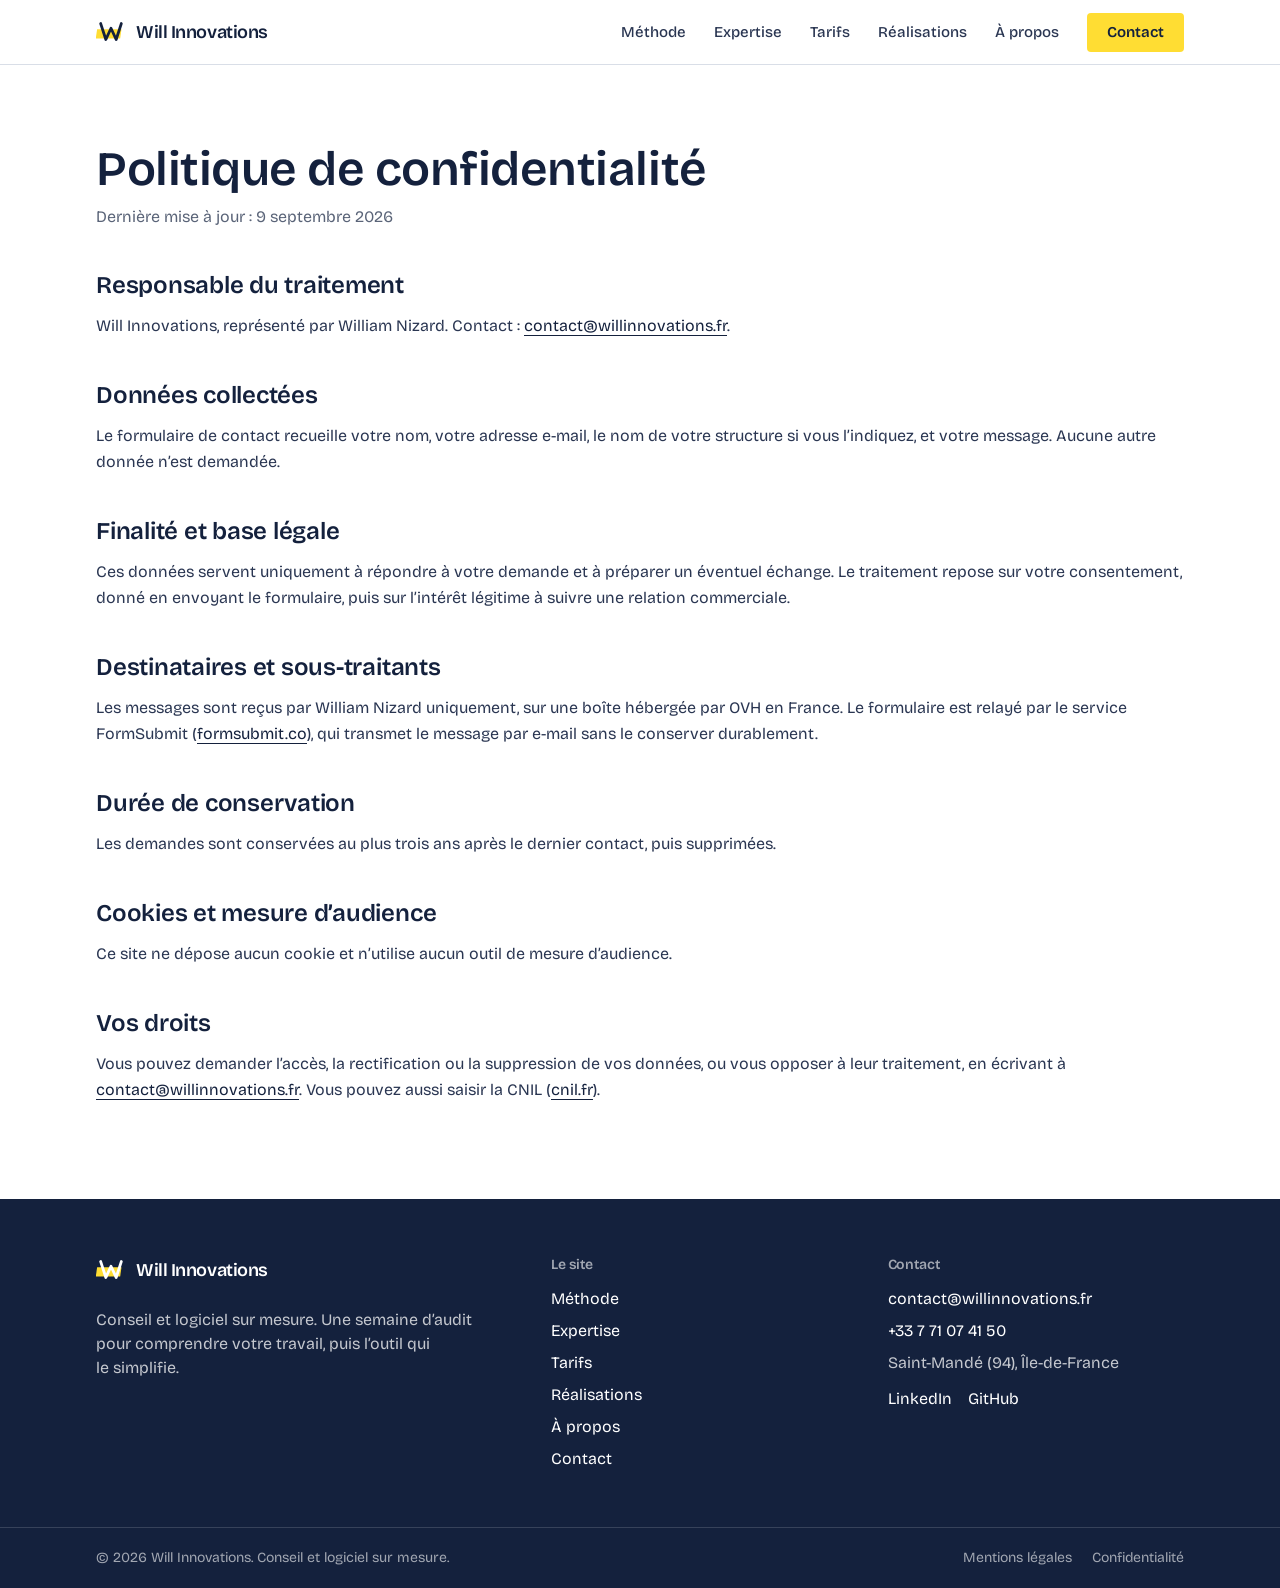
<file: confidentialite.html>
<!DOCTYPE html><html lang="fr"><head><meta charset="utf-8"><meta name="viewport" content="width=device-width, initial-scale=1"><title>Politique de confidentialité | Will Innovations</title><meta name="description" content="Comment Will Innovations traite les données transmises via le site."><link rel="canonical" href="https://willinnovations.fr/confidentialite"><link rel="icon" href="/favicon.svg" type="image/svg+xml"><link rel="icon" href="/favicon-32.png" sizes="32x32" type="image/png"><link rel="apple-touch-icon" href="/apple-touch-icon.png"><link rel="sitemap" href="/sitemap-index.xml"><meta name="generator" content="Astro v7.3.2"><meta name="theme-color" content="#ffffff"><link rel="preload" href="/_astro/bricolage-grotesque-latin-wght-normal.DLoelf7F.woff2" as="font" type="font/woff2" crossorigin><meta property="og:type" content="website"><meta property="og:site_name" content="Will Innovations"><meta property="og:locale" content="fr_FR"><meta property="og:title" content="Politique de confidentialité | Will Innovations"><meta property="og:description" content="Comment Will Innovations traite les données transmises via le site."><meta property="og:url" content="https://willinnovations.fr/confidentialite"><meta property="og:image" content="https://willinnovations.fr/og.png"><meta property="og:image:width" content="1200"><meta property="og:image:height" content="630"><meta name="twitter:card" content="summary_large_image"><meta name="twitter:title" content="Politique de confidentialité | Will Innovations"><meta name="twitter:description" content="Comment Will Innovations traite les données transmises via le site."><meta name="twitter:image" content="https://willinnovations.fr/og.png"><meta http-equiv="content-security-policy" content="default-src 'self';img-src 'self' data:;font-src 'self';form-action 'self' https://formsubmit.co;base-uri 'self';object-src 'none'; script-src 'self' 'sha256-kAO/lDkyCXxwlBC492SdxjFcJURxkzRVhfl7QyP+q90=' 'sha256-fV5Nv2xAUwxXRd9jiUbdvl3ryJqKc7tBm4AZg+7n7v0=' 'sha256-LlvhQ/C+MPBLZIN9fHMVZvFzrGLCF3R60v0adSB73dg=' 'sha256-p0Rbp+gKZu55OUSc/7SCo5+Wo3T3t7WDCGjzlTL+LPM=' 'sha256-BF0290pkb3jxQsE7z00xR8Imp8X34FLC88L0lkMnrGw=' 'sha256-QzWFZi+FLIx23tnm9SBU4aEgx4x8DsuASP07mfqol/c=' 'sha256-0chmwFk0zaA528yFfGV7J9ppIpdfTPPULncDF3WG7Zs=' 'sha256-eIXWvAmxkr251LJZkjniEK5LcPF3NkapbJepohwYRIc=' 'sha256-Q2BPg90ZMplYY+FSdApNErhpWafg2hcRRbndmvxuL/Q='; style-src 'self' 'sha256-iyNas1+5UJ0JbjrqD+9/ySmaeQZRKOK7qzOiNlkTeE4=' 'sha256-oRSki79+aAkLLKwwd/YtNL3iJM9n9DBv3S6NxZ9FDbk=' 'sha256-47DEQpj8HBSa+/TImW+5JCeuQeRkm5NMpJWZG3hSuFU=';"><link rel="stylesheet" href="/_astro/Base.jjI6YD0i.css"><style>/*! tailwindcss v4.3.3 | MIT License | https://tailwindcss.com */
@layer properties{@supports (((-webkit-hyphens:none)) and (not (margin-trim:inline))) or ((-moz-orient:inline) and (not (color:rgb(from red r g b)))){*,:before,:after,::backdrop{--tw-font-weight:initial;--tw-leading:initial}}}.legal[data-astro-cid-sb6l2mzp] h2{margin-top:calc(var(--spacing,.25rem) * 10);font-size:var(--text-2xl,1.5rem);line-height:var(--tw-leading,var(--text-2xl--line-height,calc(2 / 1.5)));--tw-font-weight:var(--font-weight-semibold,600);font-weight:var(--font-weight-semibold,600)}.legal[data-astro-cid-sb6l2mzp] p,.legal[data-astro-cid-sb6l2mzp] li{margin-top:calc(var(--spacing,.25rem) * 3);--tw-leading:var(--leading-relaxed,1.625);line-height:var(--leading-relaxed,1.625);color:var(--color-ink-soft,#2a3652)}.legal[data-astro-cid-sb6l2mzp] ul{padding-left:calc(var(--spacing,.25rem) * 5);list-style-type:disc}.legal[data-astro-cid-sb6l2mzp] a{color:var(--color-ink,#14213d);text-underline-offset:4px;text-decoration-line:underline}@property --tw-font-weight{syntax:"*";inherits:false}@property --tw-leading{syntax:"*";inherits:false}
</style></head><body class="min-h-dvh bg-paper font-sans text-ink antialiased"><a href="#contenu" class="skip-link">Aller au contenu</a><header class="sticky top-0 z-40 border-b border-line bg-paper/95 backdrop-blur-sm"><div class="mx-auto w-full max-w-6xl px-5 sm:px-8 flex h-16 items-center justify-between gap-6"><a href="/" class="inline-flex items-center gap-2.5 font-semibold" aria-label="Will Innovations, accueil"><svg width="30" height="30" viewBox="0 0 32 32" aria-hidden="true" class="shrink-0"><path d="M3 13h26v10H3z" fill="var(--color-mark)" transform="skewX(-8)"></path><path d="M5 7l5.5 17L16 12l5.5 12L27 7" fill="none" stroke="var(--color-ink)" stroke-width="3" stroke-linejoin="round" stroke-linecap="round"></path></svg><span class="text-lg tracking-tight" translate="no">Will Innovations</span></a><nav aria-label="Navigation principale" class="hidden items-center gap-7 md:flex"><a href="/#methode" class="text-[15px] font-medium text-ink-soft underline-offset-4 hover-fine:text-ink hover-fine:underline aria-[current=page]:text-ink aria-[current=page]:underline">Méthode</a><a href="/#expertise" class="text-[15px] font-medium text-ink-soft underline-offset-4 hover-fine:text-ink hover-fine:underline aria-[current=page]:text-ink aria-[current=page]:underline">Expertise</a><a href="/#tarifs" class="text-[15px] font-medium text-ink-soft underline-offset-4 hover-fine:text-ink hover-fine:underline aria-[current=page]:text-ink aria-[current=page]:underline">Tarifs</a><a href="/realisations" class="text-[15px] font-medium text-ink-soft underline-offset-4 hover-fine:text-ink hover-fine:underline aria-[current=page]:text-ink aria-[current=page]:underline">Réalisations</a><a href="/#a-propos" class="text-[15px] font-medium text-ink-soft underline-offset-4 hover-fine:text-ink hover-fine:underline aria-[current=page]:text-ink aria-[current=page]:underline">À propos</a><a href="/contact" class="inline-flex items-center justify-center gap-2 rounded-sm px-5 py-3 text-base font-semibold leading-none transition-[background-color,color,border-color,transform] duration-150 ease active:scale-[0.98] motion-reduce:active:scale-100 bg-mark text-ink hover-fine:bg-mark-strong px-4 py-2.5 text-[15px]">Contact</a></nav><button type="button" class="group inline-flex items-center gap-2 rounded-sm border border-line px-3 py-2 text-sm font-medium md:hidden" aria-expanded="false" aria-controls="menu-mobile" data-menu-toggle>Menu<span class="relative h-3.5 w-4" aria-hidden="true"><span class="absolute inset-x-0 top-0 h-0.5 bg-ink transition-transform duration-200 ease-[var(--ease-out)] group-aria-expanded:translate-y-1.5 group-aria-expanded:rotate-45"></span><span class="absolute inset-x-0 top-1.5 h-0.5 bg-ink transition-opacity duration-150 ease group-aria-expanded:opacity-0"></span><span class="absolute inset-x-0 bottom-0 h-0.5 bg-ink transition-transform duration-200 ease-[var(--ease-out)] group-aria-expanded:-translate-y-1.5 group-aria-expanded:-rotate-45"></span></span></button></div><div id="menu-mobile" hidden class="border-t border-line bg-paper opacity-0 transition-[opacity,transform] duration-200 ease-[var(--ease-out)] data-open:opacity-100 motion-safe:-translate-y-1 motion-safe:data-open:translate-y-0 md:hidden" data-menu-panel><nav aria-label="Navigation mobile"><div class="mx-auto w-full max-w-6xl px-5 sm:px-8 flex flex-col py-2"><a href="/#methode" class="border-b border-line py-3.5 text-lg font-medium last:border-b-0">Méthode</a><a href="/#expertise" class="border-b border-line py-3.5 text-lg font-medium last:border-b-0">Expertise</a><a href="/#tarifs" class="border-b border-line py-3.5 text-lg font-medium last:border-b-0">Tarifs</a><a href="/realisations" class="border-b border-line py-3.5 text-lg font-medium last:border-b-0">Réalisations</a><a href="/#a-propos" class="border-b border-line py-3.5 text-lg font-medium last:border-b-0">À propos</a><a href="/contact" class="inline-flex items-center justify-center gap-2 rounded-sm px-5 py-3 text-base font-semibold leading-none transition-[background-color,color,border-color,transform] duration-150 ease active:scale-[0.98] motion-reduce:active:scale-100 bg-mark text-ink hover-fine:bg-mark-strong my-3 w-full">Contact</a></div></nav></div></header><script type="module">var e=document.querySelector(`[data-menu-toggle]`),t=document.querySelector(`[data-menu-panel]`),n=250,r;function i(i){if(!e||!t)return;if(e.setAttribute(`aria-expanded`,String(i)),window.clearTimeout(r),i){t.hidden=!1,requestAnimationFrame(()=>t.setAttribute(`data-open`,``));return}t.removeAttribute(`data-open`);let a=()=>{e.getAttribute(`aria-expanded`)!==`true`&&(t.hidden=!0)};t.addEventListener(`transitionend`,a,{once:!0}),r=window.setTimeout(a,n)}e?.addEventListener(`click`,()=>i(e.getAttribute(`aria-expanded`)!==`true`)),t?.addEventListener(`click`,e=>{e.target.closest(`a`)&&i(!1)}),document.addEventListener(`keydown`,t=>{t.key===`Escape`&&e?.getAttribute(`aria-expanded`)===`true`&&(i(!1),e.focus())});</script><main id="contenu" tabindex="-1"><section class="pt-14 pb-16 sm:pt-20 sm:pb-24" data-astro-cid-sb6l2mzp><div class="mx-auto w-full max-w-6xl px-5 sm:px-8 max-w-3xl"><h1 class="text-4xl font-semibold sm:text-5xl" data-astro-cid-sb6l2mzp>Politique de confidentialité</h1><p class="mt-3 text-muted" data-astro-cid-sb6l2mzp>Dernière mise à jour : 9 septembre 2026</p><div class="legal mt-10" data-astro-cid-sb6l2mzp><h2>Responsable du traitement</h2><p>Will Innovations, représenté par William Nizard. Contact : <a href="mailto:contact@willinnovations.fr">contact@willinnovations.fr</a>.</p><h2>Données collectées</h2><p>Le formulaire de contact recueille votre nom, votre adresse e-mail, le nom de votre structure si vous l’indiquez, et votre message. Aucune autre donnée n’est demandée.</p><h2>Finalité et base légale</h2><p>Ces données servent uniquement à répondre à votre demande et à préparer un éventuel échange. Le traitement repose sur votre consentement, donné en envoyant le formulaire, puis sur l’intérêt légitime à suivre une relation commerciale.</p><h2>Destinataires et sous-traitants</h2><p>Les messages sont reçus par William Nizard uniquement, sur une boîte hébergée par OVH en France. Le formulaire est relayé par le service FormSubmit (<a href="https://formsubmit.co" rel="noopener" target="_blank">formsubmit.co<span class="sr-only"> (nouvel onglet)</span></a>), qui transmet le message par e-mail sans le conserver durablement.</p><h2>Durée de conservation</h2><p>Les demandes sont conservées au plus trois ans après le dernier contact, puis supprimées.</p><h2>Cookies et mesure d’audience</h2><p>Ce site ne dépose aucun cookie et n’utilise aucun outil de mesure d’audience.</p><h2>Vos droits</h2><p>Vous pouvez demander l’accès, la rectification ou la suppression de vos données, ou vous opposer à leur traitement, en écrivant à <a href="mailto:contact@willinnovations.fr">contact@willinnovations.fr</a>. Vous pouvez aussi saisir la CNIL (<a href="https://www.cnil.fr" rel="noopener" target="_blank">cnil.fr<span class="sr-only"> (nouvel onglet)</span></a>).</p></div></div></section></main><footer class="on-ink bg-ink text-paper"><div class="mx-auto w-full max-w-6xl px-5 sm:px-8 grid gap-10 py-14 sm:grid-cols-2 lg:grid-cols-[1.4fr_1fr_1fr]"><div class="max-w-sm"><a href="/" class="inline-flex items-center gap-2.5 font-semibold" aria-label="Will Innovations, accueil"><svg width="30" height="30" viewBox="0 0 32 32" aria-hidden="true" class="shrink-0"><path d="M3 13h26v10H3z" fill="var(--color-mark)" transform="skewX(-8)"></path><path d="M5 7l5.5 17L16 12l5.5 12L27 7" fill="none" stroke="var(--color-paper)" stroke-width="3" stroke-linejoin="round" stroke-linecap="round"></path></svg><span class="text-lg tracking-tight" translate="no">Will Innovations</span></a><p class="mt-4 text-paper/75">Conseil et logiciel sur mesure. Une semaine d’audit pour comprendre votre travail, puis l’outil qui le simplifie.</p></div><nav aria-label="Plan du site"><h2 class="text-sm font-semibold text-paper/60">Le site</h2><ul class="mt-3 space-y-2"><li><a href="/#methode" class="underline-offset-4 hover-fine:underline">Méthode</a></li><li><a href="/#expertise" class="underline-offset-4 hover-fine:underline">Expertise</a></li><li><a href="/#tarifs" class="underline-offset-4 hover-fine:underline">Tarifs</a></li><li><a href="/realisations" class="underline-offset-4 hover-fine:underline">Réalisations</a></li><li><a href="/#a-propos" class="underline-offset-4 hover-fine:underline">À propos</a></li><li><a href="/contact" class="underline-offset-4 hover-fine:underline">Contact</a></li></ul></nav><div><h2 class="text-sm font-semibold text-paper/60">Contact</h2><ul class="mt-3 space-y-2"><li><a href="mailto:contact@willinnovations.fr" class="underline-offset-4 hover-fine:underline">contact@willinnovations.fr</a></li><li><a href="tel:+33771074150" class="underline-offset-4 hover-fine:underline">+33 7 71 07 41 50</a></li><li class="text-paper/75">Saint-Mandé (94), Île-de-France</li><li class="flex gap-4 pt-1"><a href="https://www.linkedin.com/in/william-nizard/" rel="me noopener" target="_blank" class="underline-offset-4 hover-fine:underline">LinkedIn<span class="sr-only"> (nouvel onglet)</span></a><a href="https://github.com/WNizard" rel="me noopener" target="_blank" class="underline-offset-4 hover-fine:underline">GitHub<span class="sr-only"> (nouvel onglet)</span></a></li></ul></div></div><div class="border-t border-paper/15"><div class="mx-auto w-full max-w-6xl px-5 sm:px-8 flex flex-col gap-3 py-5 text-sm text-paper/60 sm:flex-row sm:items-center sm:justify-between"><p>© 2026 Will Innovations. Conseil et logiciel sur mesure.</p><ul class="flex gap-5"><li><a href="/mentions-legales" class="underline-offset-4 hover-fine:underline hover-fine:text-paper">Mentions légales</a></li><li><a href="/confidentialite" class="underline-offset-4 hover-fine:underline hover-fine:text-paper">Confidentialité</a></li></ul></div></div></footer><script type="module">document.documentElement.classList.add(`js`);var e=document.querySelectorAll(`[data-reveal], [data-reveal-mark]`),t=new IntersectionObserver(e=>{for(let n of e)n.isIntersecting&&(n.target.setAttribute(`data-visible`,``),t.unobserve(n.target))},{rootMargin:`0px 0px -10% 0px`});e.forEach(e=>t.observe(e));</script></body></html>
</file>
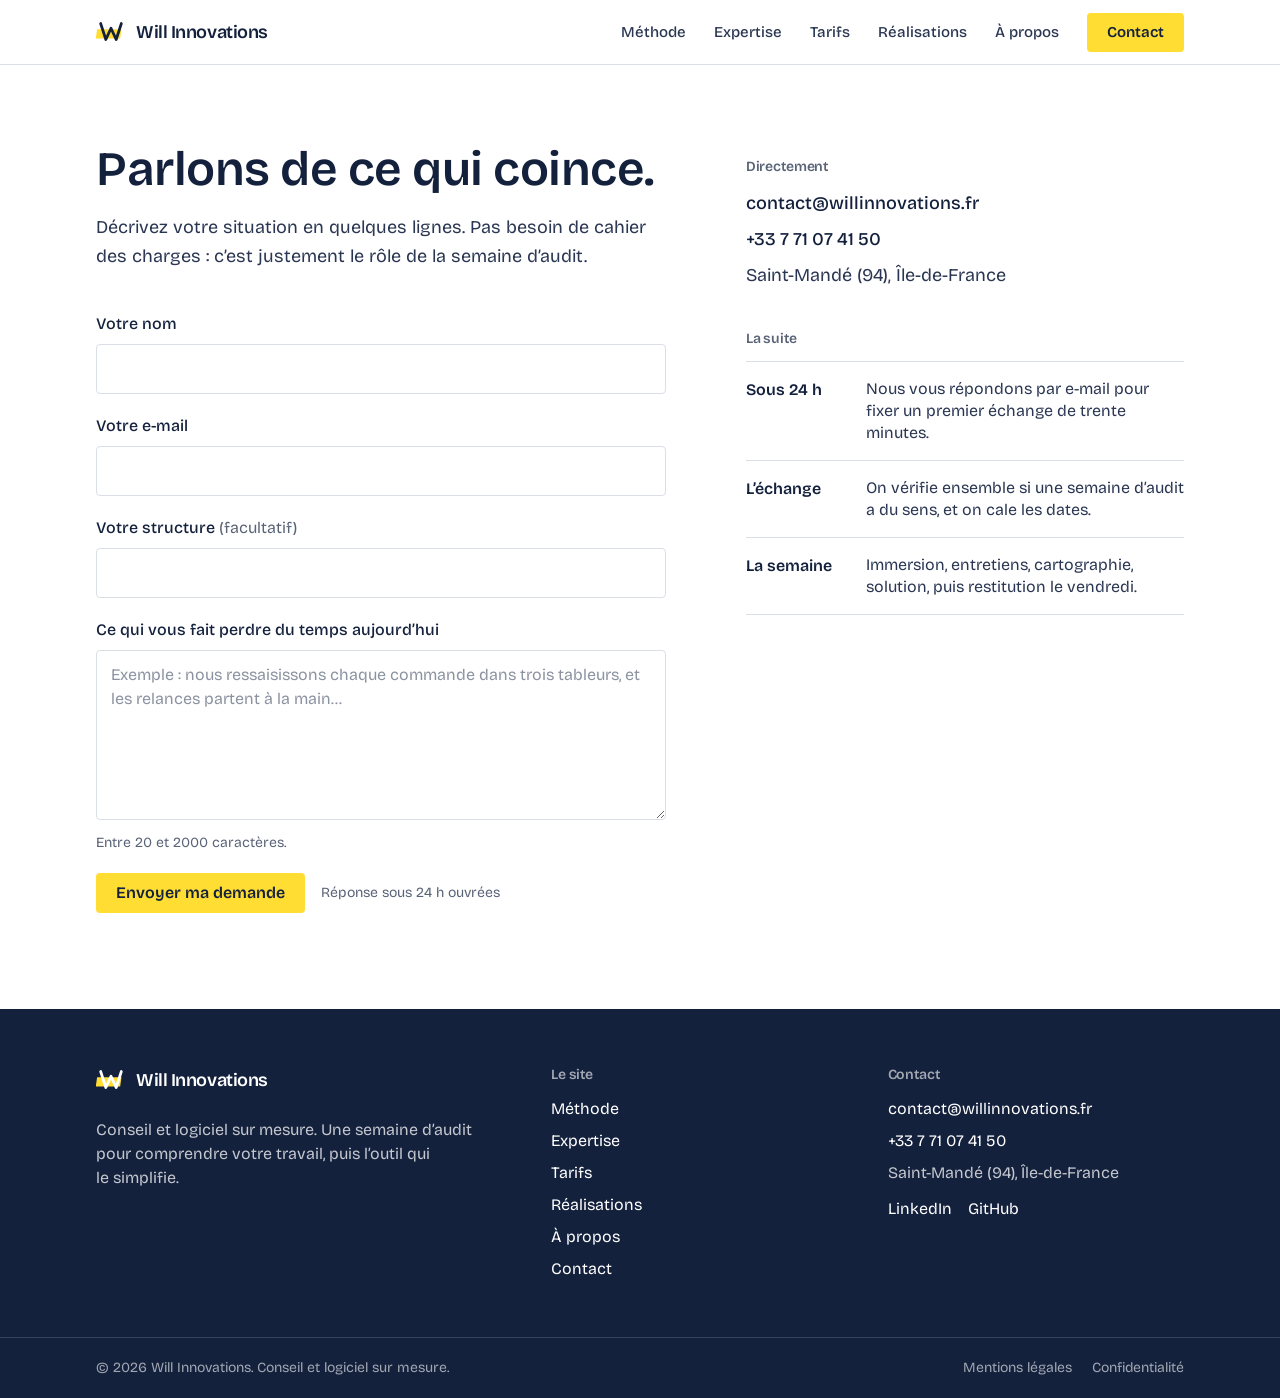
<file: contact.html>
<!DOCTYPE html><html lang="fr"><head><meta charset="utf-8"><meta name="viewport" content="width=device-width, initial-scale=1"><title>Contact | Will Innovations</title><meta name="description" content="Réservez une semaine d’audit ou décrivez ce qui vous fait perdre du temps : réponse sous 24 h ouvrées."><link rel="canonical" href="https://willinnovations.fr/contact"><link rel="icon" href="/favicon.svg" type="image/svg+xml"><link rel="icon" href="/favicon-32.png" sizes="32x32" type="image/png"><link rel="apple-touch-icon" href="/apple-touch-icon.png"><link rel="sitemap" href="/sitemap-index.xml"><meta name="generator" content="Astro v7.3.2"><meta name="theme-color" content="#ffffff"><link rel="preload" href="/_astro/bricolage-grotesque-latin-wght-normal.DLoelf7F.woff2" as="font" type="font/woff2" crossorigin><meta property="og:type" content="website"><meta property="og:site_name" content="Will Innovations"><meta property="og:locale" content="fr_FR"><meta property="og:title" content="Contact | Will Innovations"><meta property="og:description" content="Réservez une semaine d’audit ou décrivez ce qui vous fait perdre du temps : réponse sous 24 h ouvrées."><meta property="og:url" content="https://willinnovations.fr/contact"><meta property="og:image" content="https://willinnovations.fr/og.png"><meta property="og:image:width" content="1200"><meta property="og:image:height" content="630"><meta name="twitter:card" content="summary_large_image"><meta name="twitter:title" content="Contact | Will Innovations"><meta name="twitter:description" content="Réservez une semaine d’audit ou décrivez ce qui vous fait perdre du temps : réponse sous 24 h ouvrées."><meta name="twitter:image" content="https://willinnovations.fr/og.png"><meta http-equiv="content-security-policy" content="default-src 'self';img-src 'self' data:;font-src 'self';form-action 'self' https://formsubmit.co;base-uri 'self';object-src 'none'; script-src 'self' 'sha256-kAO/lDkyCXxwlBC492SdxjFcJURxkzRVhfl7QyP+q90=' 'sha256-fV5Nv2xAUwxXRd9jiUbdvl3ryJqKc7tBm4AZg+7n7v0=' 'sha256-LlvhQ/C+MPBLZIN9fHMVZvFzrGLCF3R60v0adSB73dg=' 'sha256-p0Rbp+gKZu55OUSc/7SCo5+Wo3T3t7WDCGjzlTL+LPM=' 'sha256-BF0290pkb3jxQsE7z00xR8Imp8X34FLC88L0lkMnrGw=' 'sha256-QzWFZi+FLIx23tnm9SBU4aEgx4x8DsuASP07mfqol/c=' 'sha256-0chmwFk0zaA528yFfGV7J9ppIpdfTPPULncDF3WG7Zs=' 'sha256-eIXWvAmxkr251LJZkjniEK5LcPF3NkapbJepohwYRIc=' 'sha256-Q2BPg90ZMplYY+FSdApNErhpWafg2hcRRbndmvxuL/Q='; style-src 'self' 'sha256-iyNas1+5UJ0JbjrqD+9/ySmaeQZRKOK7qzOiNlkTeE4=' 'sha256-oRSki79+aAkLLKwwd/YtNL3iJM9n9DBv3S6NxZ9FDbk=' 'sha256-47DEQpj8HBSa+/TImW+5JCeuQeRkm5NMpJWZG3hSuFU=';"><link rel="stylesheet" href="/_astro/Base.jjI6YD0i.css"></head><body class="min-h-dvh bg-paper font-sans text-ink antialiased"><a href="#contenu" class="skip-link">Aller au contenu</a><header class="sticky top-0 z-40 border-b border-line bg-paper/95 backdrop-blur-sm"><div class="mx-auto w-full max-w-6xl px-5 sm:px-8 flex h-16 items-center justify-between gap-6"><a href="/" class="inline-flex items-center gap-2.5 font-semibold" aria-label="Will Innovations, accueil"><svg width="30" height="30" viewBox="0 0 32 32" aria-hidden="true" class="shrink-0"><path d="M3 13h26v10H3z" fill="var(--color-mark)" transform="skewX(-8)"></path><path d="M5 7l5.5 17L16 12l5.5 12L27 7" fill="none" stroke="var(--color-ink)" stroke-width="3" stroke-linejoin="round" stroke-linecap="round"></path></svg><span class="text-lg tracking-tight" translate="no">Will Innovations</span></a><nav aria-label="Navigation principale" class="hidden items-center gap-7 md:flex"><a href="/#methode" class="text-[15px] font-medium text-ink-soft underline-offset-4 hover-fine:text-ink hover-fine:underline aria-[current=page]:text-ink aria-[current=page]:underline">Méthode</a><a href="/#expertise" class="text-[15px] font-medium text-ink-soft underline-offset-4 hover-fine:text-ink hover-fine:underline aria-[current=page]:text-ink aria-[current=page]:underline">Expertise</a><a href="/#tarifs" class="text-[15px] font-medium text-ink-soft underline-offset-4 hover-fine:text-ink hover-fine:underline aria-[current=page]:text-ink aria-[current=page]:underline">Tarifs</a><a href="/realisations" class="text-[15px] font-medium text-ink-soft underline-offset-4 hover-fine:text-ink hover-fine:underline aria-[current=page]:text-ink aria-[current=page]:underline">Réalisations</a><a href="/#a-propos" class="text-[15px] font-medium text-ink-soft underline-offset-4 hover-fine:text-ink hover-fine:underline aria-[current=page]:text-ink aria-[current=page]:underline">À propos</a><a href="/contact" class="inline-flex items-center justify-center gap-2 rounded-sm px-5 py-3 text-base font-semibold leading-none transition-[background-color,color,border-color,transform] duration-150 ease active:scale-[0.98] motion-reduce:active:scale-100 bg-mark text-ink hover-fine:bg-mark-strong px-4 py-2.5 text-[15px]">Contact</a></nav><button type="button" class="group inline-flex items-center gap-2 rounded-sm border border-line px-3 py-2 text-sm font-medium md:hidden" aria-expanded="false" aria-controls="menu-mobile" data-menu-toggle>Menu<span class="relative h-3.5 w-4" aria-hidden="true"><span class="absolute inset-x-0 top-0 h-0.5 bg-ink transition-transform duration-200 ease-[var(--ease-out)] group-aria-expanded:translate-y-1.5 group-aria-expanded:rotate-45"></span><span class="absolute inset-x-0 top-1.5 h-0.5 bg-ink transition-opacity duration-150 ease group-aria-expanded:opacity-0"></span><span class="absolute inset-x-0 bottom-0 h-0.5 bg-ink transition-transform duration-200 ease-[var(--ease-out)] group-aria-expanded:-translate-y-1.5 group-aria-expanded:-rotate-45"></span></span></button></div><div id="menu-mobile" hidden class="border-t border-line bg-paper opacity-0 transition-[opacity,transform] duration-200 ease-[var(--ease-out)] data-open:opacity-100 motion-safe:-translate-y-1 motion-safe:data-open:translate-y-0 md:hidden" data-menu-panel><nav aria-label="Navigation mobile"><div class="mx-auto w-full max-w-6xl px-5 sm:px-8 flex flex-col py-2"><a href="/#methode" class="border-b border-line py-3.5 text-lg font-medium last:border-b-0">Méthode</a><a href="/#expertise" class="border-b border-line py-3.5 text-lg font-medium last:border-b-0">Expertise</a><a href="/#tarifs" class="border-b border-line py-3.5 text-lg font-medium last:border-b-0">Tarifs</a><a href="/realisations" class="border-b border-line py-3.5 text-lg font-medium last:border-b-0">Réalisations</a><a href="/#a-propos" class="border-b border-line py-3.5 text-lg font-medium last:border-b-0">À propos</a><a href="/contact" class="inline-flex items-center justify-center gap-2 rounded-sm px-5 py-3 text-base font-semibold leading-none transition-[background-color,color,border-color,transform] duration-150 ease active:scale-[0.98] motion-reduce:active:scale-100 bg-mark text-ink hover-fine:bg-mark-strong my-3 w-full">Contact</a></div></nav></div></header><script type="module">var e=document.querySelector(`[data-menu-toggle]`),t=document.querySelector(`[data-menu-panel]`),n=250,r;function i(i){if(!e||!t)return;if(e.setAttribute(`aria-expanded`,String(i)),window.clearTimeout(r),i){t.hidden=!1,requestAnimationFrame(()=>t.setAttribute(`data-open`,``));return}t.removeAttribute(`data-open`);let a=()=>{e.getAttribute(`aria-expanded`)!==`true`&&(t.hidden=!0)};t.addEventListener(`transitionend`,a,{once:!0}),r=window.setTimeout(a,n)}e?.addEventListener(`click`,()=>i(e.getAttribute(`aria-expanded`)!==`true`)),t?.addEventListener(`click`,e=>{e.target.closest(`a`)&&i(!1)}),document.addEventListener(`keydown`,t=>{t.key===`Escape`&&e?.getAttribute(`aria-expanded`)===`true`&&(i(!1),e.focus())});</script><main id="contenu" tabindex="-1"><section class="pt-14 pb-16 sm:pt-20 sm:pb-24"><div class="mx-auto w-full max-w-6xl px-5 sm:px-8 grid gap-12 lg:grid-cols-[minmax(0,1.3fr)_minmax(0,1fr)] lg:gap-20"><div><h1 class="text-4xl font-semibold sm:text-5xl">Parlons de ce qui coince.</h1><p class="mt-5 max-w-xl text-lg leading-relaxed text-ink-soft">Décrivez votre situation en quelques lignes. Pas besoin de cahier des charges : c’est justement le rôle de la semaine d’audit.</p><div class="mt-10"><form name="contact" method="POST" action="https://formsubmit.co/contact@willinnovations.fr" class="grid gap-5" data-contact-form><input type="hidden" name="_subject" value="Nouvelle demande via willinnovations.fr"><input type="hidden" name="_next" value="https://willinnovations.fr/merci"><input type="hidden" name="_captcha" value="false"><input type="hidden" name="_template" value="table"><p class="hidden"><label>Ne remplissez pas ce champ si vous êtes humain : <input name="website" tabindex="-1" autocomplete="off"></label><input type="text" name="_honey" tabindex="-1" autocomplete="off"></p><div><label for="name" class="font-medium">Votre nom</label><input id="name" name="name" type="text" autocomplete="name" required minlength="2" maxlength="80" class="mt-2 w-full rounded-sm border border-line bg-paper px-3.5 py-3 text-base text-ink placeholder:text-muted/70 focus:border-ink aria-[invalid=true]:border-red-700" aria-describedby="name-error"><p id="name-error" class="mt-1.5 hidden text-sm text-red-700" aria-live="polite" data-error-for="name"></p></div><div><label for="email" class="font-medium">Votre e-mail</label><input id="email" name="email" type="email" autocomplete="email" spellcheck="false" required class="mt-2 w-full rounded-sm border border-line bg-paper px-3.5 py-3 text-base text-ink placeholder:text-muted/70 focus:border-ink aria-[invalid=true]:border-red-700" aria-describedby="email-error"><p id="email-error" class="mt-1.5 hidden text-sm text-red-700" aria-live="polite" data-error-for="email"></p></div><div><label for="company" class="font-medium">Votre structure <span class="font-normal text-muted">(facultatif)</span></label><input id="company" name="company" type="text" autocomplete="organization" class="mt-2 w-full rounded-sm border border-line bg-paper px-3.5 py-3 text-base text-ink placeholder:text-muted/70 focus:border-ink aria-[invalid=true]:border-red-700"></div><div><label for="message" class="font-medium">Ce qui vous fait perdre du temps aujourd’hui</label><textarea id="message" name="message" rows="6" autocomplete="off" required minlength="20" maxlength="2000" class="mt-2 w-full rounded-sm border border-line bg-paper px-3.5 py-3 text-base text-ink placeholder:text-muted/70 focus:border-ink aria-[invalid=true]:border-red-700" aria-describedby="message-error message-help" placeholder="Exemple : nous ressaisissons chaque commande dans trois tableurs, et les relances partent à la main…"></textarea><p id="message-help" class="mt-1.5 text-sm text-muted">Entre 20 et 2000 caractères.</p><p id="message-error" class="mt-1.5 hidden text-sm text-red-700" aria-live="polite" data-error-for="message"></p></div><div class="flex flex-wrap items-center gap-4"><button type="submit" class="inline-flex items-center justify-center gap-2 rounded-sm px-5 py-3 text-base font-semibold leading-none transition-[background-color,color,border-color,transform] duration-150 ease active:scale-[0.98] motion-reduce:active:scale-100 bg-mark text-ink hover-fine:bg-mark-strong">Envoyer ma demande</button><p class="text-sm text-muted">Réponse sous 24 h ouvrées</p></div><p class="hidden rounded-sm border border-red-700 bg-red-50 px-4 py-3 text-sm text-red-800" role="alert" data-form-error></p></form><script type="module">var e={nameMin:2,nameMax:80,messageMin:20,messageMax:2e3},t={name:`Indiquez votre nom (${e.nameMin} à ${e.nameMax}\u00a0caractères).`,email:`Indiquez une adresse e-mail valide.`,message:`Votre message doit faire entre ${e.messageMin} et ${e.messageMax}\u00a0caractères.`},n=/^[^\s@]+@[^\s@]+\.[^\s@]{2,}$/;function r(n){let r=n.length;return r<e.nameMin||r>e.nameMax?t.name:void 0}function i(e){return n.test(e)?void 0:t.email}function a(n){let r=n.length;return r<e.messageMin||r>e.messageMax?t.message:void 0}function o(e){if((e.website??``).trim()!==``)return{ok:!1,errors:{},spam:!0};let t={name:e.name.trim(),email:e.email.trim().toLowerCase(),company:(e.company??``).trim(),message:e.message.trim()},n=[[`name`,r(t.name)],[`email`,i(t.email)],[`message`,a(t.message)]],o=Object.fromEntries(n.filter(e=>e[1]!==void 0));return Object.keys(o).length===0?{ok:!0,data:t}:{ok:!1,errors:o,spam:!1}}var s=document.querySelector(`[data-contact-form]`),c=[`name`,`email`,`message`];function l(e,t){let n=s?.elements.namedItem(e),r=s?.querySelector(`[data-error-for="${e}"]`);n&&r&&(r.textContent=t??``,r.hidden=!t,n.setAttribute(`aria-invalid`,t?`true`:`false`))}s&&(s.noValidate=!0),s?.addEventListener(`submit`,e=>{if(!s)return;let t=new FormData(s),n=e=>String(t.get(e)??``),r=o({name:n(`name`),email:n(`email`),company:n(`company`),message:n(`message`),website:n(`website`)});c.forEach(e=>l(e,r.ok?void 0:r.errors[e]));let i=s.querySelector(`[data-form-error]`);if(i&&(i.hidden=r.ok||!r.spam,i.textContent=r.ok||!r.spam?``:`Le formulaire n’a pas pu être envoyé. Écrivez-nous directement par e-mail.`),r.ok)return;e.preventDefault();let a=c.find(e=>r.errors[e]);a&&s.elements.namedItem(a)?.focus()});</script></div></div><aside class="lg:pt-3"><h2 class="text-sm font-semibold text-muted">Directement</h2><ul class="mt-3 space-y-2 text-lg"><li><a href="mailto:contact@willinnovations.fr" class="font-medium underline-offset-4 hover-fine:underline">contact@willinnovations.fr</a></li><li><a href="tel:+33771074150" class="font-medium underline-offset-4 hover-fine:underline">+33 7 71 07 41 50</a></li><li class="text-ink-soft">Saint-Mandé (94), Île-de-France</li></ul><h2 class="mt-10 text-sm font-semibold text-muted">La suite</h2><ol class="mt-3 divide-y divide-line border-y border-line"><li class="grid gap-1 py-4 sm:grid-cols-[6.5rem_minmax(0,1fr)] sm:gap-4"><span class="font-semibold">Sous 24 h</span><span class="leading-snug text-ink-soft">Nous vous répondons par e-mail pour fixer un premier échange de trente minutes.</span></li><li class="grid gap-1 py-4 sm:grid-cols-[6.5rem_minmax(0,1fr)] sm:gap-4"><span class="font-semibold">L’échange</span><span class="leading-snug text-ink-soft">On vérifie ensemble si une semaine d’audit a du sens, et on cale les dates.</span></li><li class="grid gap-1 py-4 sm:grid-cols-[6.5rem_minmax(0,1fr)] sm:gap-4"><span class="font-semibold">La semaine</span><span class="leading-snug text-ink-soft">Immersion, entretiens, cartographie, solution, puis restitution le vendredi.</span></li></ol></aside></div></section></main><footer class="on-ink bg-ink text-paper"><div class="mx-auto w-full max-w-6xl px-5 sm:px-8 grid gap-10 py-14 sm:grid-cols-2 lg:grid-cols-[1.4fr_1fr_1fr]"><div class="max-w-sm"><a href="/" class="inline-flex items-center gap-2.5 font-semibold" aria-label="Will Innovations, accueil"><svg width="30" height="30" viewBox="0 0 32 32" aria-hidden="true" class="shrink-0"><path d="M3 13h26v10H3z" fill="var(--color-mark)" transform="skewX(-8)"></path><path d="M5 7l5.5 17L16 12l5.5 12L27 7" fill="none" stroke="var(--color-paper)" stroke-width="3" stroke-linejoin="round" stroke-linecap="round"></path></svg><span class="text-lg tracking-tight" translate="no">Will Innovations</span></a><p class="mt-4 text-paper/75">Conseil et logiciel sur mesure. Une semaine d’audit pour comprendre votre travail, puis l’outil qui le simplifie.</p></div><nav aria-label="Plan du site"><h2 class="text-sm font-semibold text-paper/60">Le site</h2><ul class="mt-3 space-y-2"><li><a href="/#methode" class="underline-offset-4 hover-fine:underline">Méthode</a></li><li><a href="/#expertise" class="underline-offset-4 hover-fine:underline">Expertise</a></li><li><a href="/#tarifs" class="underline-offset-4 hover-fine:underline">Tarifs</a></li><li><a href="/realisations" class="underline-offset-4 hover-fine:underline">Réalisations</a></li><li><a href="/#a-propos" class="underline-offset-4 hover-fine:underline">À propos</a></li><li><a href="/contact" class="underline-offset-4 hover-fine:underline">Contact</a></li></ul></nav><div><h2 class="text-sm font-semibold text-paper/60">Contact</h2><ul class="mt-3 space-y-2"><li><a href="mailto:contact@willinnovations.fr" class="underline-offset-4 hover-fine:underline">contact@willinnovations.fr</a></li><li><a href="tel:+33771074150" class="underline-offset-4 hover-fine:underline">+33 7 71 07 41 50</a></li><li class="text-paper/75">Saint-Mandé (94), Île-de-France</li><li class="flex gap-4 pt-1"><a href="https://www.linkedin.com/in/william-nizard/" rel="me noopener" target="_blank" class="underline-offset-4 hover-fine:underline">LinkedIn<span class="sr-only"> (nouvel onglet)</span></a><a href="https://github.com/WNizard" rel="me noopener" target="_blank" class="underline-offset-4 hover-fine:underline">GitHub<span class="sr-only"> (nouvel onglet)</span></a></li></ul></div></div><div class="border-t border-paper/15"><div class="mx-auto w-full max-w-6xl px-5 sm:px-8 flex flex-col gap-3 py-5 text-sm text-paper/60 sm:flex-row sm:items-center sm:justify-between"><p>© 2026 Will Innovations. Conseil et logiciel sur mesure.</p><ul class="flex gap-5"><li><a href="/mentions-legales" class="underline-offset-4 hover-fine:underline hover-fine:text-paper">Mentions légales</a></li><li><a href="/confidentialite" class="underline-offset-4 hover-fine:underline hover-fine:text-paper">Confidentialité</a></li></ul></div></div></footer><script type="module">document.documentElement.classList.add(`js`);var e=document.querySelectorAll(`[data-reveal], [data-reveal-mark]`),t=new IntersectionObserver(e=>{for(let n of e)n.isIntersecting&&(n.target.setAttribute(`data-visible`,``),t.unobserve(n.target))},{rootMargin:`0px 0px -10% 0px`});e.forEach(e=>t.observe(e));</script></body></html>
</file>
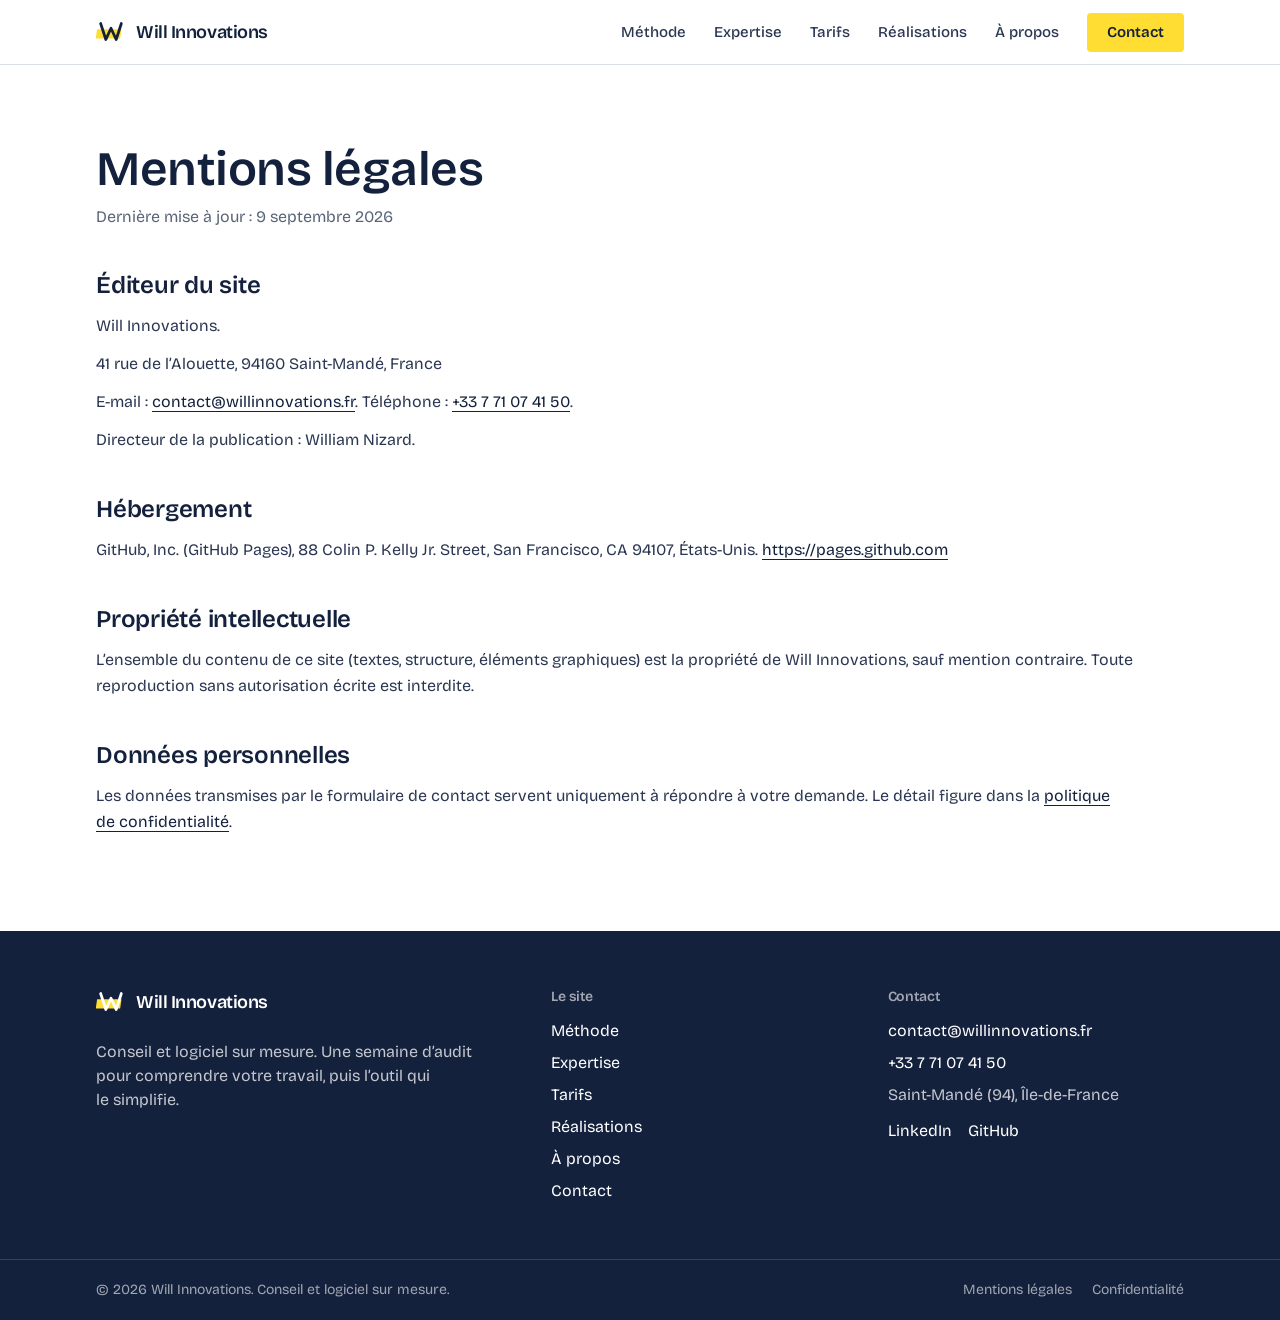
<file: mentions-legales.html>
<!DOCTYPE html><html lang="fr"><head><meta charset="utf-8"><meta name="viewport" content="width=device-width, initial-scale=1"><title>Mentions légales | Will Innovations</title><meta name="description" content="Mentions légales du site Will Innovations."><link rel="canonical" href="https://willinnovations.fr/mentions-legales"><link rel="icon" href="/favicon.svg" type="image/svg+xml"><link rel="icon" href="/favicon-32.png" sizes="32x32" type="image/png"><link rel="apple-touch-icon" href="/apple-touch-icon.png"><link rel="sitemap" href="/sitemap-index.xml"><meta name="generator" content="Astro v7.3.2"><meta name="theme-color" content="#ffffff"><link rel="preload" href="/_astro/bricolage-grotesque-latin-wght-normal.DLoelf7F.woff2" as="font" type="font/woff2" crossorigin><meta property="og:type" content="website"><meta property="og:site_name" content="Will Innovations"><meta property="og:locale" content="fr_FR"><meta property="og:title" content="Mentions légales | Will Innovations"><meta property="og:description" content="Mentions légales du site Will Innovations."><meta property="og:url" content="https://willinnovations.fr/mentions-legales"><meta property="og:image" content="https://willinnovations.fr/og.png"><meta property="og:image:width" content="1200"><meta property="og:image:height" content="630"><meta name="twitter:card" content="summary_large_image"><meta name="twitter:title" content="Mentions légales | Will Innovations"><meta name="twitter:description" content="Mentions légales du site Will Innovations."><meta name="twitter:image" content="https://willinnovations.fr/og.png"><meta http-equiv="content-security-policy" content="default-src 'self';img-src 'self' data:;font-src 'self';form-action 'self' https://formsubmit.co;base-uri 'self';object-src 'none'; script-src 'self' 'sha256-kAO/lDkyCXxwlBC492SdxjFcJURxkzRVhfl7QyP+q90=' 'sha256-fV5Nv2xAUwxXRd9jiUbdvl3ryJqKc7tBm4AZg+7n7v0=' 'sha256-LlvhQ/C+MPBLZIN9fHMVZvFzrGLCF3R60v0adSB73dg=' 'sha256-p0Rbp+gKZu55OUSc/7SCo5+Wo3T3t7WDCGjzlTL+LPM=' 'sha256-BF0290pkb3jxQsE7z00xR8Imp8X34FLC88L0lkMnrGw=' 'sha256-QzWFZi+FLIx23tnm9SBU4aEgx4x8DsuASP07mfqol/c=' 'sha256-0chmwFk0zaA528yFfGV7J9ppIpdfTPPULncDF3WG7Zs=' 'sha256-eIXWvAmxkr251LJZkjniEK5LcPF3NkapbJepohwYRIc=' 'sha256-Q2BPg90ZMplYY+FSdApNErhpWafg2hcRRbndmvxuL/Q='; style-src 'self' 'sha256-iyNas1+5UJ0JbjrqD+9/ySmaeQZRKOK7qzOiNlkTeE4=' 'sha256-oRSki79+aAkLLKwwd/YtNL3iJM9n9DBv3S6NxZ9FDbk=' 'sha256-47DEQpj8HBSa+/TImW+5JCeuQeRkm5NMpJWZG3hSuFU=';"><link rel="stylesheet" href="/_astro/Base.jjI6YD0i.css"><style>/*! tailwindcss v4.3.3 | MIT License | https://tailwindcss.com */
@layer properties{@supports (((-webkit-hyphens:none)) and (not (margin-trim:inline))) or ((-moz-orient:inline) and (not (color:rgb(from red r g b)))){*,:before,:after,::backdrop{--tw-font-weight:initial;--tw-leading:initial}}}.legal[data-astro-cid-sb6l2mzp] h2{margin-top:calc(var(--spacing,.25rem) * 10);font-size:var(--text-2xl,1.5rem);line-height:var(--tw-leading,var(--text-2xl--line-height,calc(2 / 1.5)));--tw-font-weight:var(--font-weight-semibold,600);font-weight:var(--font-weight-semibold,600)}.legal[data-astro-cid-sb6l2mzp] p,.legal[data-astro-cid-sb6l2mzp] li{margin-top:calc(var(--spacing,.25rem) * 3);--tw-leading:var(--leading-relaxed,1.625);line-height:var(--leading-relaxed,1.625);color:var(--color-ink-soft,#2a3652)}.legal[data-astro-cid-sb6l2mzp] ul{padding-left:calc(var(--spacing,.25rem) * 5);list-style-type:disc}.legal[data-astro-cid-sb6l2mzp] a{color:var(--color-ink,#14213d);text-underline-offset:4px;text-decoration-line:underline}@property --tw-font-weight{syntax:"*";inherits:false}@property --tw-leading{syntax:"*";inherits:false}
</style></head><body class="min-h-dvh bg-paper font-sans text-ink antialiased"><a href="#contenu" class="skip-link">Aller au contenu</a><header class="sticky top-0 z-40 border-b border-line bg-paper/95 backdrop-blur-sm"><div class="mx-auto w-full max-w-6xl px-5 sm:px-8 flex h-16 items-center justify-between gap-6"><a href="/" class="inline-flex items-center gap-2.5 font-semibold" aria-label="Will Innovations, accueil"><svg width="30" height="30" viewBox="0 0 32 32" aria-hidden="true" class="shrink-0"><path d="M3 13h26v10H3z" fill="var(--color-mark)" transform="skewX(-8)"></path><path d="M5 7l5.5 17L16 12l5.5 12L27 7" fill="none" stroke="var(--color-ink)" stroke-width="3" stroke-linejoin="round" stroke-linecap="round"></path></svg><span class="text-lg tracking-tight" translate="no">Will Innovations</span></a><nav aria-label="Navigation principale" class="hidden items-center gap-7 md:flex"><a href="/#methode" class="text-[15px] font-medium text-ink-soft underline-offset-4 hover-fine:text-ink hover-fine:underline aria-[current=page]:text-ink aria-[current=page]:underline">Méthode</a><a href="/#expertise" class="text-[15px] font-medium text-ink-soft underline-offset-4 hover-fine:text-ink hover-fine:underline aria-[current=page]:text-ink aria-[current=page]:underline">Expertise</a><a href="/#tarifs" class="text-[15px] font-medium text-ink-soft underline-offset-4 hover-fine:text-ink hover-fine:underline aria-[current=page]:text-ink aria-[current=page]:underline">Tarifs</a><a href="/realisations" class="text-[15px] font-medium text-ink-soft underline-offset-4 hover-fine:text-ink hover-fine:underline aria-[current=page]:text-ink aria-[current=page]:underline">Réalisations</a><a href="/#a-propos" class="text-[15px] font-medium text-ink-soft underline-offset-4 hover-fine:text-ink hover-fine:underline aria-[current=page]:text-ink aria-[current=page]:underline">À propos</a><a href="/contact" class="inline-flex items-center justify-center gap-2 rounded-sm px-5 py-3 text-base font-semibold leading-none transition-[background-color,color,border-color,transform] duration-150 ease active:scale-[0.98] motion-reduce:active:scale-100 bg-mark text-ink hover-fine:bg-mark-strong px-4 py-2.5 text-[15px]">Contact</a></nav><button type="button" class="group inline-flex items-center gap-2 rounded-sm border border-line px-3 py-2 text-sm font-medium md:hidden" aria-expanded="false" aria-controls="menu-mobile" data-menu-toggle>Menu<span class="relative h-3.5 w-4" aria-hidden="true"><span class="absolute inset-x-0 top-0 h-0.5 bg-ink transition-transform duration-200 ease-[var(--ease-out)] group-aria-expanded:translate-y-1.5 group-aria-expanded:rotate-45"></span><span class="absolute inset-x-0 top-1.5 h-0.5 bg-ink transition-opacity duration-150 ease group-aria-expanded:opacity-0"></span><span class="absolute inset-x-0 bottom-0 h-0.5 bg-ink transition-transform duration-200 ease-[var(--ease-out)] group-aria-expanded:-translate-y-1.5 group-aria-expanded:-rotate-45"></span></span></button></div><div id="menu-mobile" hidden class="border-t border-line bg-paper opacity-0 transition-[opacity,transform] duration-200 ease-[var(--ease-out)] data-open:opacity-100 motion-safe:-translate-y-1 motion-safe:data-open:translate-y-0 md:hidden" data-menu-panel><nav aria-label="Navigation mobile"><div class="mx-auto w-full max-w-6xl px-5 sm:px-8 flex flex-col py-2"><a href="/#methode" class="border-b border-line py-3.5 text-lg font-medium last:border-b-0">Méthode</a><a href="/#expertise" class="border-b border-line py-3.5 text-lg font-medium last:border-b-0">Expertise</a><a href="/#tarifs" class="border-b border-line py-3.5 text-lg font-medium last:border-b-0">Tarifs</a><a href="/realisations" class="border-b border-line py-3.5 text-lg font-medium last:border-b-0">Réalisations</a><a href="/#a-propos" class="border-b border-line py-3.5 text-lg font-medium last:border-b-0">À propos</a><a href="/contact" class="inline-flex items-center justify-center gap-2 rounded-sm px-5 py-3 text-base font-semibold leading-none transition-[background-color,color,border-color,transform] duration-150 ease active:scale-[0.98] motion-reduce:active:scale-100 bg-mark text-ink hover-fine:bg-mark-strong my-3 w-full">Contact</a></div></nav></div></header><script type="module">var e=document.querySelector(`[data-menu-toggle]`),t=document.querySelector(`[data-menu-panel]`),n=250,r;function i(i){if(!e||!t)return;if(e.setAttribute(`aria-expanded`,String(i)),window.clearTimeout(r),i){t.hidden=!1,requestAnimationFrame(()=>t.setAttribute(`data-open`,``));return}t.removeAttribute(`data-open`);let a=()=>{e.getAttribute(`aria-expanded`)!==`true`&&(t.hidden=!0)};t.addEventListener(`transitionend`,a,{once:!0}),r=window.setTimeout(a,n)}e?.addEventListener(`click`,()=>i(e.getAttribute(`aria-expanded`)!==`true`)),t?.addEventListener(`click`,e=>{e.target.closest(`a`)&&i(!1)}),document.addEventListener(`keydown`,t=>{t.key===`Escape`&&e?.getAttribute(`aria-expanded`)===`true`&&(i(!1),e.focus())});</script><main id="contenu" tabindex="-1"><section class="pt-14 pb-16 sm:pt-20 sm:pb-24" data-astro-cid-sb6l2mzp><div class="mx-auto w-full max-w-6xl px-5 sm:px-8 max-w-3xl"><h1 class="text-4xl font-semibold sm:text-5xl" data-astro-cid-sb6l2mzp>Mentions légales</h1><p class="mt-3 text-muted" data-astro-cid-sb6l2mzp>Dernière mise à jour : 9 septembre 2026</p><div class="legal mt-10" data-astro-cid-sb6l2mzp><h2>Éditeur du site</h2><p>Will Innovations.</p><p>41 rue de l’Alouette, 94160 Saint-Mandé, France</p><p>E-mail : <a href="mailto:contact@willinnovations.fr">contact@willinnovations.fr</a>. Téléphone : <a href="tel:+33771074150">+33 7 71 07 41 50</a>.</p><p>Directeur de la publication : William Nizard.</p><h2>Hébergement</h2><p>GitHub, Inc. (GitHub Pages), 88 Colin P. Kelly Jr. Street, San Francisco, CA 94107, États-Unis. <a href="https://pages.github.com" rel="noopener" target="_blank">https://pages.github.com<span class="sr-only"> (nouvel onglet)</span></a></p><h2>Propriété intellectuelle</h2><p>L’ensemble du contenu de ce site (textes, structure, éléments graphiques) est la propriété de Will Innovations, sauf mention contraire. Toute reproduction sans autorisation écrite est interdite.</p><h2>Données personnelles</h2><p>Les données transmises par le formulaire de contact servent uniquement à répondre à votre demande. Le détail figure dans la <a href="/confidentialite">politique de confidentialité</a>.</p></div></div></section></main><footer class="on-ink bg-ink text-paper"><div class="mx-auto w-full max-w-6xl px-5 sm:px-8 grid gap-10 py-14 sm:grid-cols-2 lg:grid-cols-[1.4fr_1fr_1fr]"><div class="max-w-sm"><a href="/" class="inline-flex items-center gap-2.5 font-semibold" aria-label="Will Innovations, accueil"><svg width="30" height="30" viewBox="0 0 32 32" aria-hidden="true" class="shrink-0"><path d="M3 13h26v10H3z" fill="var(--color-mark)" transform="skewX(-8)"></path><path d="M5 7l5.5 17L16 12l5.5 12L27 7" fill="none" stroke="var(--color-paper)" stroke-width="3" stroke-linejoin="round" stroke-linecap="round"></path></svg><span class="text-lg tracking-tight" translate="no">Will Innovations</span></a><p class="mt-4 text-paper/75">Conseil et logiciel sur mesure. Une semaine d’audit pour comprendre votre travail, puis l’outil qui le simplifie.</p></div><nav aria-label="Plan du site"><h2 class="text-sm font-semibold text-paper/60">Le site</h2><ul class="mt-3 space-y-2"><li><a href="/#methode" class="underline-offset-4 hover-fine:underline">Méthode</a></li><li><a href="/#expertise" class="underline-offset-4 hover-fine:underline">Expertise</a></li><li><a href="/#tarifs" class="underline-offset-4 hover-fine:underline">Tarifs</a></li><li><a href="/realisations" class="underline-offset-4 hover-fine:underline">Réalisations</a></li><li><a href="/#a-propos" class="underline-offset-4 hover-fine:underline">À propos</a></li><li><a href="/contact" class="underline-offset-4 hover-fine:underline">Contact</a></li></ul></nav><div><h2 class="text-sm font-semibold text-paper/60">Contact</h2><ul class="mt-3 space-y-2"><li><a href="mailto:contact@willinnovations.fr" class="underline-offset-4 hover-fine:underline">contact@willinnovations.fr</a></li><li><a href="tel:+33771074150" class="underline-offset-4 hover-fine:underline">+33 7 71 07 41 50</a></li><li class="text-paper/75">Saint-Mandé (94), Île-de-France</li><li class="flex gap-4 pt-1"><a href="https://www.linkedin.com/in/william-nizard/" rel="me noopener" target="_blank" class="underline-offset-4 hover-fine:underline">LinkedIn<span class="sr-only"> (nouvel onglet)</span></a><a href="https://github.com/WNizard" rel="me noopener" target="_blank" class="underline-offset-4 hover-fine:underline">GitHub<span class="sr-only"> (nouvel onglet)</span></a></li></ul></div></div><div class="border-t border-paper/15"><div class="mx-auto w-full max-w-6xl px-5 sm:px-8 flex flex-col gap-3 py-5 text-sm text-paper/60 sm:flex-row sm:items-center sm:justify-between"><p>© 2026 Will Innovations. Conseil et logiciel sur mesure.</p><ul class="flex gap-5"><li><a href="/mentions-legales" class="underline-offset-4 hover-fine:underline hover-fine:text-paper">Mentions légales</a></li><li><a href="/confidentialite" class="underline-offset-4 hover-fine:underline hover-fine:text-paper">Confidentialité</a></li></ul></div></div></footer><script type="module">document.documentElement.classList.add(`js`);var e=document.querySelectorAll(`[data-reveal], [data-reveal-mark]`),t=new IntersectionObserver(e=>{for(let n of e)n.isIntersecting&&(n.target.setAttribute(`data-visible`,``),t.unobserve(n.target))},{rootMargin:`0px 0px -10% 0px`});e.forEach(e=>t.observe(e));</script></body></html>
</file>
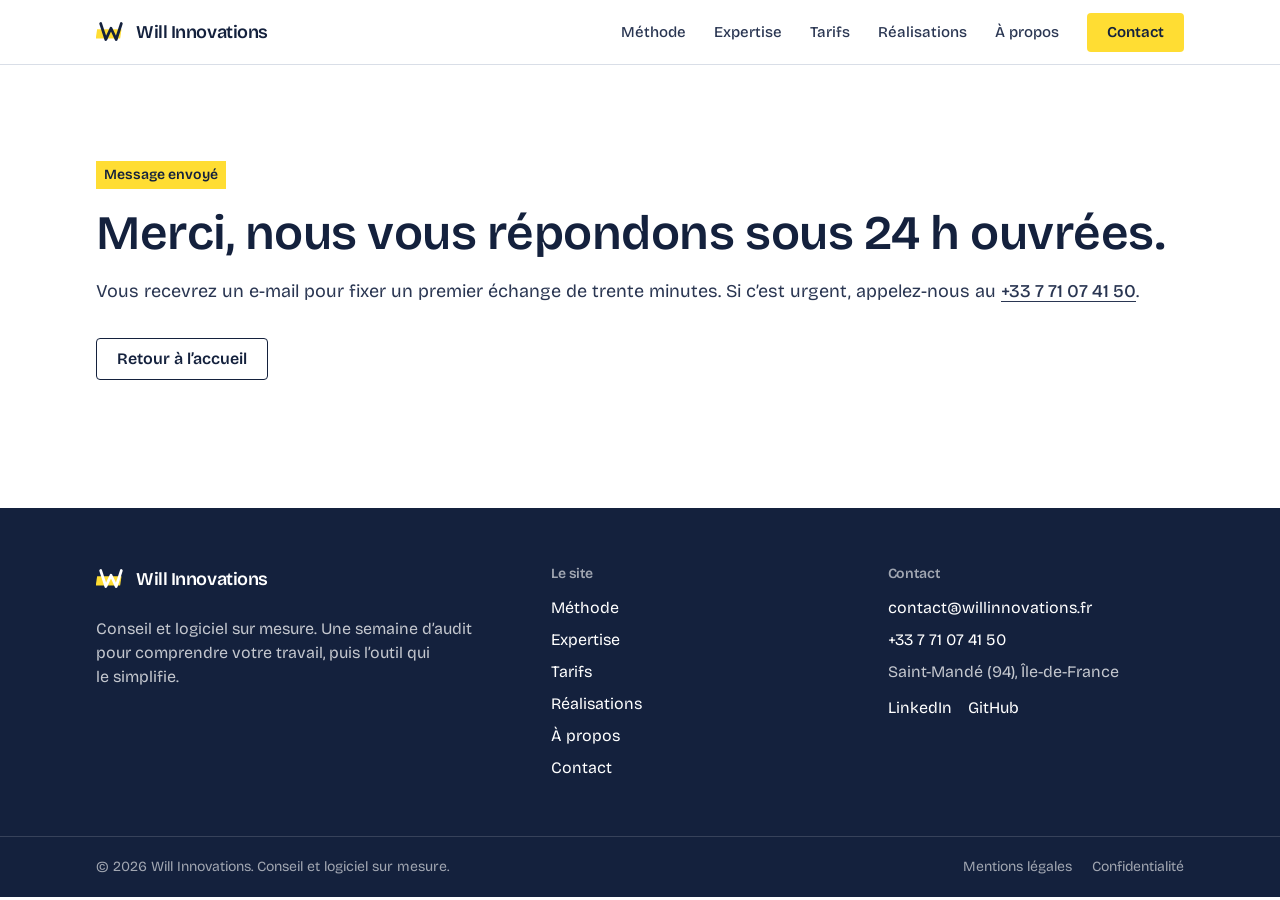
<file: merci.html>
<!DOCTYPE html><html lang="fr"><head><meta charset="utf-8"><meta name="viewport" content="width=device-width, initial-scale=1"><title>Message envoyé | Will Innovations</title><meta name="description" content="Une semaine d’audit pour identifier vos points de friction, puis le développement du logiciel ou de l’automatisation qui vous fait gagner du temps."><link rel="canonical" href="https://willinnovations.fr/merci"><meta name="robots" content="noindex"><link rel="icon" href="/favicon.svg" type="image/svg+xml"><link rel="icon" href="/favicon-32.png" sizes="32x32" type="image/png"><link rel="apple-touch-icon" href="/apple-touch-icon.png"><link rel="sitemap" href="/sitemap-index.xml"><meta name="generator" content="Astro v7.3.2"><meta name="theme-color" content="#ffffff"><link rel="preload" href="/_astro/bricolage-grotesque-latin-wght-normal.DLoelf7F.woff2" as="font" type="font/woff2" crossorigin><meta property="og:type" content="website"><meta property="og:site_name" content="Will Innovations"><meta property="og:locale" content="fr_FR"><meta property="og:title" content="Message envoyé | Will Innovations"><meta property="og:description" content="Une semaine d’audit pour identifier vos points de friction, puis le développement du logiciel ou de l’automatisation qui vous fait gagner du temps."><meta property="og:url" content="https://willinnovations.fr/merci"><meta property="og:image" content="https://willinnovations.fr/og.png"><meta property="og:image:width" content="1200"><meta property="og:image:height" content="630"><meta name="twitter:card" content="summary_large_image"><meta name="twitter:title" content="Message envoyé | Will Innovations"><meta name="twitter:description" content="Une semaine d’audit pour identifier vos points de friction, puis le développement du logiciel ou de l’automatisation qui vous fait gagner du temps."><meta name="twitter:image" content="https://willinnovations.fr/og.png"><meta http-equiv="content-security-policy" content="default-src 'self';img-src 'self' data:;font-src 'self';form-action 'self' https://formsubmit.co;base-uri 'self';object-src 'none'; script-src 'self' 'sha256-kAO/lDkyCXxwlBC492SdxjFcJURxkzRVhfl7QyP+q90=' 'sha256-fV5Nv2xAUwxXRd9jiUbdvl3ryJqKc7tBm4AZg+7n7v0=' 'sha256-LlvhQ/C+MPBLZIN9fHMVZvFzrGLCF3R60v0adSB73dg=' 'sha256-p0Rbp+gKZu55OUSc/7SCo5+Wo3T3t7WDCGjzlTL+LPM=' 'sha256-BF0290pkb3jxQsE7z00xR8Imp8X34FLC88L0lkMnrGw=' 'sha256-QzWFZi+FLIx23tnm9SBU4aEgx4x8DsuASP07mfqol/c=' 'sha256-0chmwFk0zaA528yFfGV7J9ppIpdfTPPULncDF3WG7Zs=' 'sha256-eIXWvAmxkr251LJZkjniEK5LcPF3NkapbJepohwYRIc=' 'sha256-Q2BPg90ZMplYY+FSdApNErhpWafg2hcRRbndmvxuL/Q='; style-src 'self' 'sha256-iyNas1+5UJ0JbjrqD+9/ySmaeQZRKOK7qzOiNlkTeE4=' 'sha256-oRSki79+aAkLLKwwd/YtNL3iJM9n9DBv3S6NxZ9FDbk=' 'sha256-47DEQpj8HBSa+/TImW+5JCeuQeRkm5NMpJWZG3hSuFU=';"><link rel="stylesheet" href="/_astro/Base.jjI6YD0i.css"></head><body class="min-h-dvh bg-paper font-sans text-ink antialiased"><a href="#contenu" class="skip-link">Aller au contenu</a><header class="sticky top-0 z-40 border-b border-line bg-paper/95 backdrop-blur-sm"><div class="mx-auto w-full max-w-6xl px-5 sm:px-8 flex h-16 items-center justify-between gap-6"><a href="/" class="inline-flex items-center gap-2.5 font-semibold" aria-label="Will Innovations, accueil"><svg width="30" height="30" viewBox="0 0 32 32" aria-hidden="true" class="shrink-0"><path d="M3 13h26v10H3z" fill="var(--color-mark)" transform="skewX(-8)"></path><path d="M5 7l5.5 17L16 12l5.5 12L27 7" fill="none" stroke="var(--color-ink)" stroke-width="3" stroke-linejoin="round" stroke-linecap="round"></path></svg><span class="text-lg tracking-tight" translate="no">Will Innovations</span></a><nav aria-label="Navigation principale" class="hidden items-center gap-7 md:flex"><a href="/#methode" class="text-[15px] font-medium text-ink-soft underline-offset-4 hover-fine:text-ink hover-fine:underline aria-[current=page]:text-ink aria-[current=page]:underline">Méthode</a><a href="/#expertise" class="text-[15px] font-medium text-ink-soft underline-offset-4 hover-fine:text-ink hover-fine:underline aria-[current=page]:text-ink aria-[current=page]:underline">Expertise</a><a href="/#tarifs" class="text-[15px] font-medium text-ink-soft underline-offset-4 hover-fine:text-ink hover-fine:underline aria-[current=page]:text-ink aria-[current=page]:underline">Tarifs</a><a href="/realisations" class="text-[15px] font-medium text-ink-soft underline-offset-4 hover-fine:text-ink hover-fine:underline aria-[current=page]:text-ink aria-[current=page]:underline">Réalisations</a><a href="/#a-propos" class="text-[15px] font-medium text-ink-soft underline-offset-4 hover-fine:text-ink hover-fine:underline aria-[current=page]:text-ink aria-[current=page]:underline">À propos</a><a href="/contact" class="inline-flex items-center justify-center gap-2 rounded-sm px-5 py-3 text-base font-semibold leading-none transition-[background-color,color,border-color,transform] duration-150 ease active:scale-[0.98] motion-reduce:active:scale-100 bg-mark text-ink hover-fine:bg-mark-strong px-4 py-2.5 text-[15px]">Contact</a></nav><button type="button" class="group inline-flex items-center gap-2 rounded-sm border border-line px-3 py-2 text-sm font-medium md:hidden" aria-expanded="false" aria-controls="menu-mobile" data-menu-toggle>Menu<span class="relative h-3.5 w-4" aria-hidden="true"><span class="absolute inset-x-0 top-0 h-0.5 bg-ink transition-transform duration-200 ease-[var(--ease-out)] group-aria-expanded:translate-y-1.5 group-aria-expanded:rotate-45"></span><span class="absolute inset-x-0 top-1.5 h-0.5 bg-ink transition-opacity duration-150 ease group-aria-expanded:opacity-0"></span><span class="absolute inset-x-0 bottom-0 h-0.5 bg-ink transition-transform duration-200 ease-[var(--ease-out)] group-aria-expanded:-translate-y-1.5 group-aria-expanded:-rotate-45"></span></span></button></div><div id="menu-mobile" hidden class="border-t border-line bg-paper opacity-0 transition-[opacity,transform] duration-200 ease-[var(--ease-out)] data-open:opacity-100 motion-safe:-translate-y-1 motion-safe:data-open:translate-y-0 md:hidden" data-menu-panel><nav aria-label="Navigation mobile"><div class="mx-auto w-full max-w-6xl px-5 sm:px-8 flex flex-col py-2"><a href="/#methode" class="border-b border-line py-3.5 text-lg font-medium last:border-b-0">Méthode</a><a href="/#expertise" class="border-b border-line py-3.5 text-lg font-medium last:border-b-0">Expertise</a><a href="/#tarifs" class="border-b border-line py-3.5 text-lg font-medium last:border-b-0">Tarifs</a><a href="/realisations" class="border-b border-line py-3.5 text-lg font-medium last:border-b-0">Réalisations</a><a href="/#a-propos" class="border-b border-line py-3.5 text-lg font-medium last:border-b-0">À propos</a><a href="/contact" class="inline-flex items-center justify-center gap-2 rounded-sm px-5 py-3 text-base font-semibold leading-none transition-[background-color,color,border-color,transform] duration-150 ease active:scale-[0.98] motion-reduce:active:scale-100 bg-mark text-ink hover-fine:bg-mark-strong my-3 w-full">Contact</a></div></nav></div></header><script type="module">var e=document.querySelector(`[data-menu-toggle]`),t=document.querySelector(`[data-menu-panel]`),n=250,r;function i(i){if(!e||!t)return;if(e.setAttribute(`aria-expanded`,String(i)),window.clearTimeout(r),i){t.hidden=!1,requestAnimationFrame(()=>t.setAttribute(`data-open`,``));return}t.removeAttribute(`data-open`);let a=()=>{e.getAttribute(`aria-expanded`)!==`true`&&(t.hidden=!0)};t.addEventListener(`transitionend`,a,{once:!0}),r=window.setTimeout(a,n)}e?.addEventListener(`click`,()=>i(e.getAttribute(`aria-expanded`)!==`true`)),t?.addEventListener(`click`,e=>{e.target.closest(`a`)&&i(!1)}),document.addEventListener(`keydown`,t=>{t.key===`Escape`&&e?.getAttribute(`aria-expanded`)===`true`&&(i(!1),e.focus())});</script><main id="contenu" tabindex="-1"><section class="pt-14 pb-16 sm:pt-24 sm:pb-32"><div class="mx-auto w-full max-w-6xl px-5 sm:px-8 max-w-2xl"><p class="inline-block bg-mark px-2 py-1 text-sm font-semibold">Message envoyé</p><h1 class="mt-5 text-4xl font-semibold sm:text-5xl">Merci, nous vous répondons sous 24&nbsp;h ouvrées.</h1><p class="mt-5 text-lg leading-relaxed text-ink-soft">Vous recevrez un e-mail pour fixer un premier échange de trente minutes. Si c’est urgent, appelez-nous au <a href="tel:+33771074150" class="font-medium underline underline-offset-4">+33 7 71 07 41 50</a>.</p><div class="mt-8"><a href="/" class="inline-flex items-center justify-center gap-2 rounded-sm px-5 py-3 text-base font-semibold leading-none transition-[background-color,color,border-color,transform] duration-150 ease active:scale-[0.98] motion-reduce:active:scale-100 border border-ink text-ink hover-fine:bg-paper-2 on-ink:border-paper on-ink:text-paper on-ink:hover-fine:bg-ink-soft">Retour à l’accueil</a></div></div></section></main><footer class="on-ink bg-ink text-paper"><div class="mx-auto w-full max-w-6xl px-5 sm:px-8 grid gap-10 py-14 sm:grid-cols-2 lg:grid-cols-[1.4fr_1fr_1fr]"><div class="max-w-sm"><a href="/" class="inline-flex items-center gap-2.5 font-semibold" aria-label="Will Innovations, accueil"><svg width="30" height="30" viewBox="0 0 32 32" aria-hidden="true" class="shrink-0"><path d="M3 13h26v10H3z" fill="var(--color-mark)" transform="skewX(-8)"></path><path d="M5 7l5.5 17L16 12l5.5 12L27 7" fill="none" stroke="var(--color-paper)" stroke-width="3" stroke-linejoin="round" stroke-linecap="round"></path></svg><span class="text-lg tracking-tight" translate="no">Will Innovations</span></a><p class="mt-4 text-paper/75">Conseil et logiciel sur mesure. Une semaine d’audit pour comprendre votre travail, puis l’outil qui le simplifie.</p></div><nav aria-label="Plan du site"><h2 class="text-sm font-semibold text-paper/60">Le site</h2><ul class="mt-3 space-y-2"><li><a href="/#methode" class="underline-offset-4 hover-fine:underline">Méthode</a></li><li><a href="/#expertise" class="underline-offset-4 hover-fine:underline">Expertise</a></li><li><a href="/#tarifs" class="underline-offset-4 hover-fine:underline">Tarifs</a></li><li><a href="/realisations" class="underline-offset-4 hover-fine:underline">Réalisations</a></li><li><a href="/#a-propos" class="underline-offset-4 hover-fine:underline">À propos</a></li><li><a href="/contact" class="underline-offset-4 hover-fine:underline">Contact</a></li></ul></nav><div><h2 class="text-sm font-semibold text-paper/60">Contact</h2><ul class="mt-3 space-y-2"><li><a href="mailto:contact@willinnovations.fr" class="underline-offset-4 hover-fine:underline">contact@willinnovations.fr</a></li><li><a href="tel:+33771074150" class="underline-offset-4 hover-fine:underline">+33 7 71 07 41 50</a></li><li class="text-paper/75">Saint-Mandé (94), Île-de-France</li><li class="flex gap-4 pt-1"><a href="https://www.linkedin.com/in/william-nizard/" rel="me noopener" target="_blank" class="underline-offset-4 hover-fine:underline">LinkedIn<span class="sr-only"> (nouvel onglet)</span></a><a href="https://github.com/WNizard" rel="me noopener" target="_blank" class="underline-offset-4 hover-fine:underline">GitHub<span class="sr-only"> (nouvel onglet)</span></a></li></ul></div></div><div class="border-t border-paper/15"><div class="mx-auto w-full max-w-6xl px-5 sm:px-8 flex flex-col gap-3 py-5 text-sm text-paper/60 sm:flex-row sm:items-center sm:justify-between"><p>© 2026 Will Innovations. Conseil et logiciel sur mesure.</p><ul class="flex gap-5"><li><a href="/mentions-legales" class="underline-offset-4 hover-fine:underline hover-fine:text-paper">Mentions légales</a></li><li><a href="/confidentialite" class="underline-offset-4 hover-fine:underline hover-fine:text-paper">Confidentialité</a></li></ul></div></div></footer><script type="module">document.documentElement.classList.add(`js`);var e=document.querySelectorAll(`[data-reveal], [data-reveal-mark]`),t=new IntersectionObserver(e=>{for(let n of e)n.isIntersecting&&(n.target.setAttribute(`data-visible`,``),t.unobserve(n.target))},{rootMargin:`0px 0px -10% 0px`});e.forEach(e=>t.observe(e));</script></body></html>
</file>
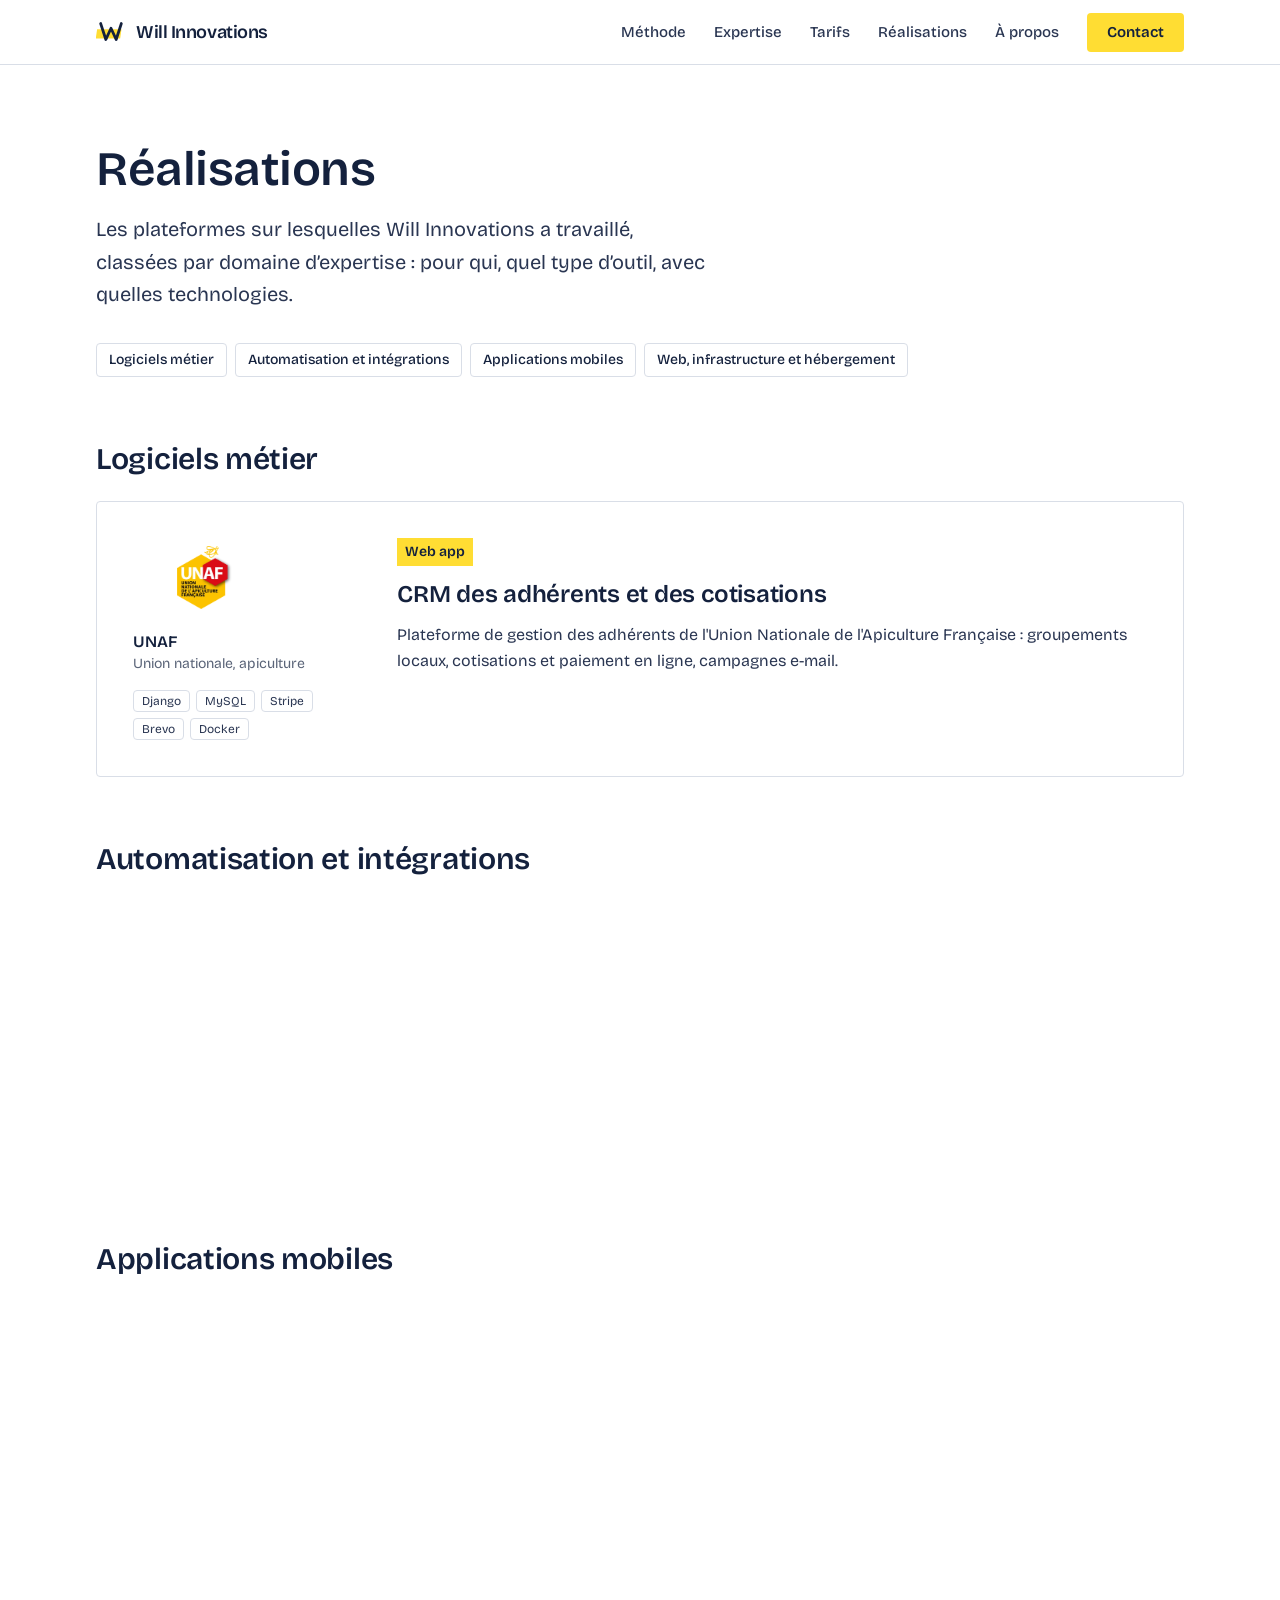
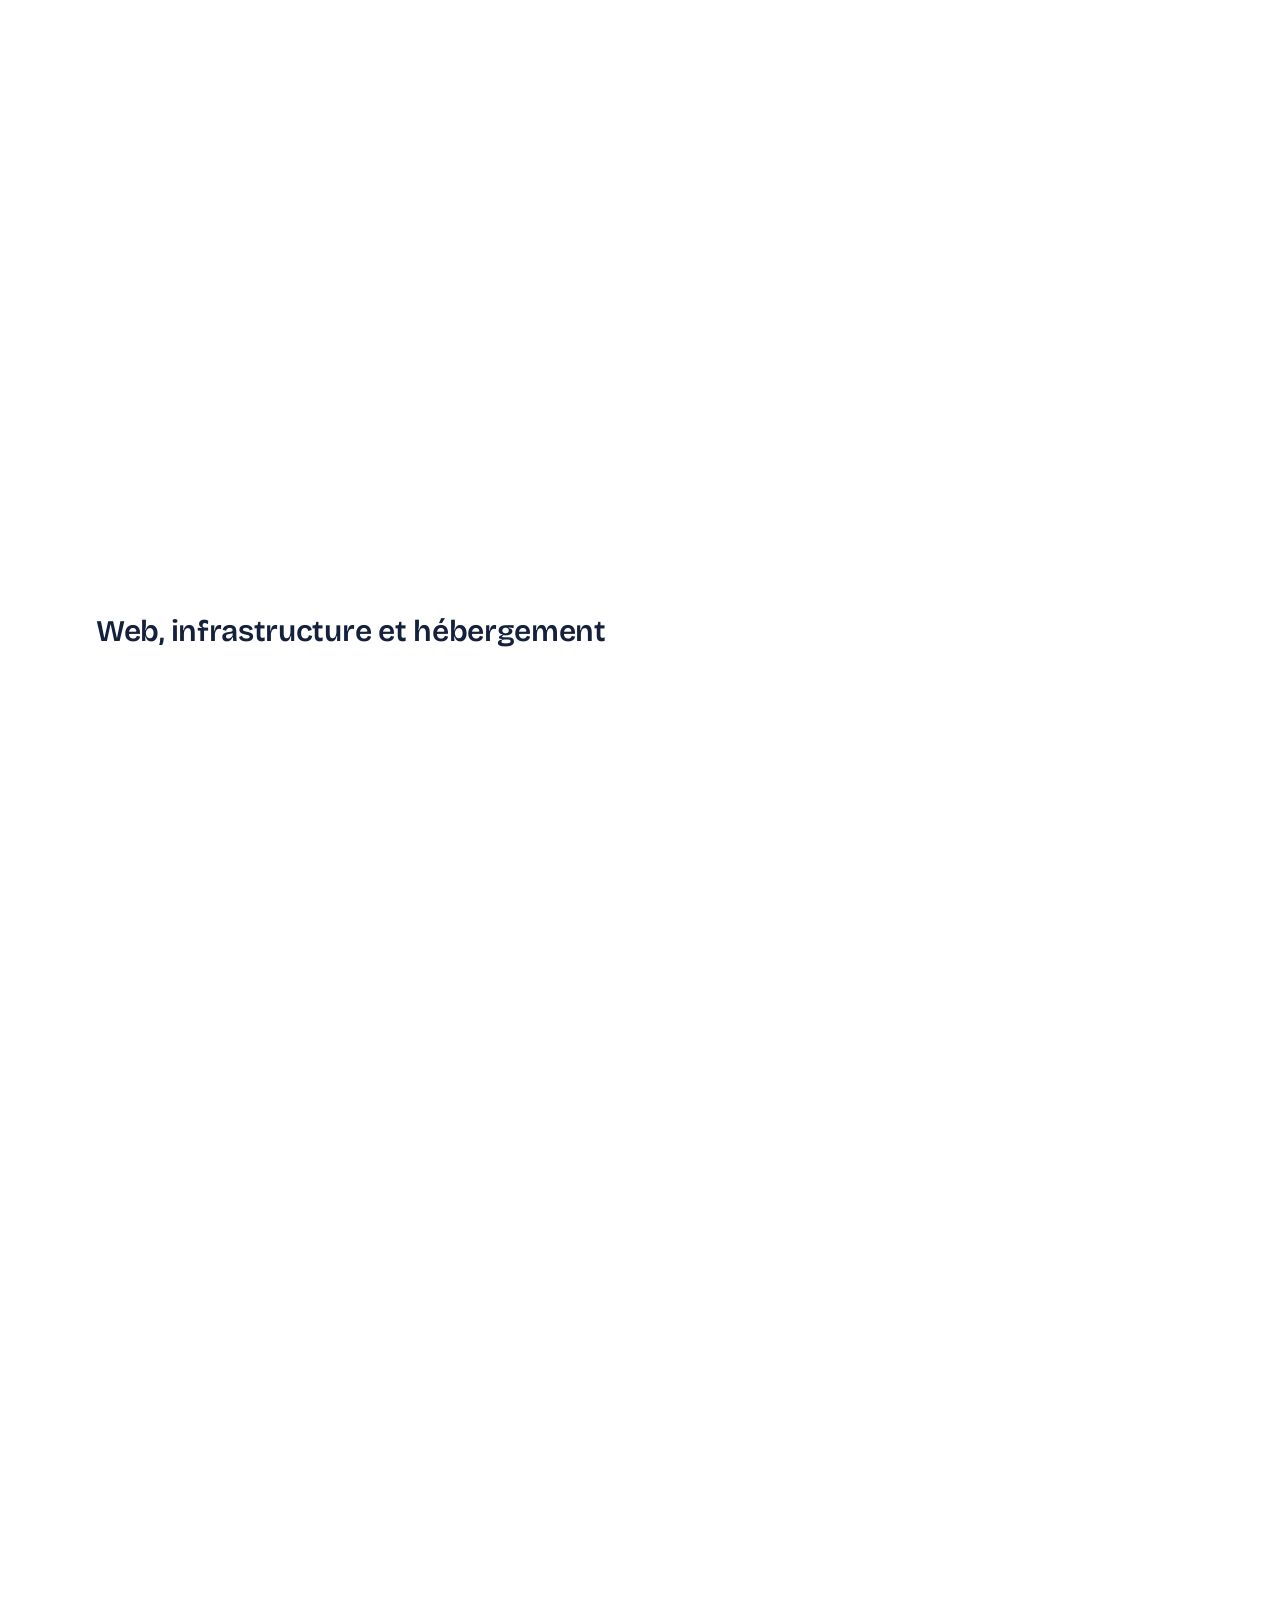
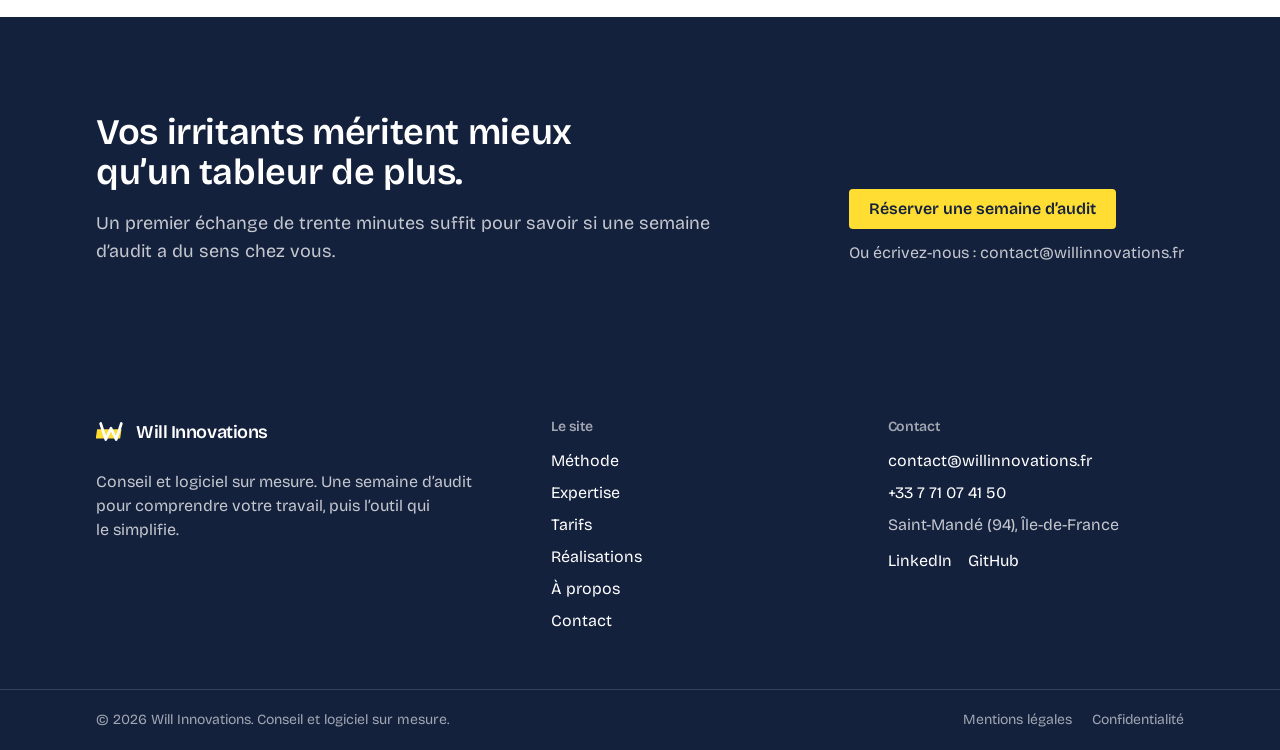
<file: realisations.html>
<!DOCTYPE html><html lang="fr"><head><meta charset="utf-8"><meta name="viewport" content="width=device-width, initial-scale=1"><title>Réalisations | Will Innovations</title><meta name="description" content="Les plateformes sur lesquelles Will Innovations a travaillé : applications web, applications mobiles, back-offices, pour des associations, des PME et des startups."><link rel="canonical" href="https://willinnovations.fr/realisations"><link rel="icon" href="/favicon.svg" type="image/svg+xml"><link rel="icon" href="/favicon-32.png" sizes="32x32" type="image/png"><link rel="apple-touch-icon" href="/apple-touch-icon.png"><link rel="sitemap" href="/sitemap-index.xml"><meta name="generator" content="Astro v7.3.2"><meta name="theme-color" content="#ffffff"><link rel="preload" href="/_astro/bricolage-grotesque-latin-wght-normal.DLoelf7F.woff2" as="font" type="font/woff2" crossorigin><meta property="og:type" content="website"><meta property="og:site_name" content="Will Innovations"><meta property="og:locale" content="fr_FR"><meta property="og:title" content="Réalisations | Will Innovations"><meta property="og:description" content="Les plateformes sur lesquelles Will Innovations a travaillé : applications web, applications mobiles, back-offices, pour des associations, des PME et des startups."><meta property="og:url" content="https://willinnovations.fr/realisations"><meta property="og:image" content="https://willinnovations.fr/og.png"><meta property="og:image:width" content="1200"><meta property="og:image:height" content="630"><meta name="twitter:card" content="summary_large_image"><meta name="twitter:title" content="Réalisations | Will Innovations"><meta name="twitter:description" content="Les plateformes sur lesquelles Will Innovations a travaillé : applications web, applications mobiles, back-offices, pour des associations, des PME et des startups."><meta name="twitter:image" content="https://willinnovations.fr/og.png"><meta http-equiv="content-security-policy" content="default-src 'self';img-src 'self' data:;font-src 'self';form-action 'self' https://formsubmit.co;base-uri 'self';object-src 'none'; script-src 'self' 'sha256-kAO/lDkyCXxwlBC492SdxjFcJURxkzRVhfl7QyP+q90=' 'sha256-fV5Nv2xAUwxXRd9jiUbdvl3ryJqKc7tBm4AZg+7n7v0=' 'sha256-LlvhQ/C+MPBLZIN9fHMVZvFzrGLCF3R60v0adSB73dg=' 'sha256-p0Rbp+gKZu55OUSc/7SCo5+Wo3T3t7WDCGjzlTL+LPM=' 'sha256-BF0290pkb3jxQsE7z00xR8Imp8X34FLC88L0lkMnrGw=' 'sha256-QzWFZi+FLIx23tnm9SBU4aEgx4x8DsuASP07mfqol/c=' 'sha256-0chmwFk0zaA528yFfGV7J9ppIpdfTPPULncDF3WG7Zs=' 'sha256-eIXWvAmxkr251LJZkjniEK5LcPF3NkapbJepohwYRIc=' 'sha256-Q2BPg90ZMplYY+FSdApNErhpWafg2hcRRbndmvxuL/Q='; style-src 'self' 'sha256-iyNas1+5UJ0JbjrqD+9/ySmaeQZRKOK7qzOiNlkTeE4=' 'sha256-oRSki79+aAkLLKwwd/YtNL3iJM9n9DBv3S6NxZ9FDbk=' 'sha256-47DEQpj8HBSa+/TImW+5JCeuQeRkm5NMpJWZG3hSuFU=';"><link rel="stylesheet" href="/_astro/Base.jjI6YD0i.css"></head><body class="min-h-dvh bg-paper font-sans text-ink antialiased"><a href="#contenu" class="skip-link">Aller au contenu</a><header class="sticky top-0 z-40 border-b border-line bg-paper/95 backdrop-blur-sm"><div class="mx-auto w-full max-w-6xl px-5 sm:px-8 flex h-16 items-center justify-between gap-6"><a href="/" class="inline-flex items-center gap-2.5 font-semibold" aria-label="Will Innovations, accueil"><svg width="30" height="30" viewBox="0 0 32 32" aria-hidden="true" class="shrink-0"><path d="M3 13h26v10H3z" fill="var(--color-mark)" transform="skewX(-8)"></path><path d="M5 7l5.5 17L16 12l5.5 12L27 7" fill="none" stroke="var(--color-ink)" stroke-width="3" stroke-linejoin="round" stroke-linecap="round"></path></svg><span class="text-lg tracking-tight" translate="no">Will Innovations</span></a><nav aria-label="Navigation principale" class="hidden items-center gap-7 md:flex"><a href="/#methode" class="text-[15px] font-medium text-ink-soft underline-offset-4 hover-fine:text-ink hover-fine:underline aria-[current=page]:text-ink aria-[current=page]:underline">Méthode</a><a href="/#expertise" class="text-[15px] font-medium text-ink-soft underline-offset-4 hover-fine:text-ink hover-fine:underline aria-[current=page]:text-ink aria-[current=page]:underline">Expertise</a><a href="/#tarifs" class="text-[15px] font-medium text-ink-soft underline-offset-4 hover-fine:text-ink hover-fine:underline aria-[current=page]:text-ink aria-[current=page]:underline">Tarifs</a><a href="/realisations" class="text-[15px] font-medium text-ink-soft underline-offset-4 hover-fine:text-ink hover-fine:underline aria-[current=page]:text-ink aria-[current=page]:underline">Réalisations</a><a href="/#a-propos" class="text-[15px] font-medium text-ink-soft underline-offset-4 hover-fine:text-ink hover-fine:underline aria-[current=page]:text-ink aria-[current=page]:underline">À propos</a><a href="/contact" class="inline-flex items-center justify-center gap-2 rounded-sm px-5 py-3 text-base font-semibold leading-none transition-[background-color,color,border-color,transform] duration-150 ease active:scale-[0.98] motion-reduce:active:scale-100 bg-mark text-ink hover-fine:bg-mark-strong px-4 py-2.5 text-[15px]">Contact</a></nav><button type="button" class="group inline-flex items-center gap-2 rounded-sm border border-line px-3 py-2 text-sm font-medium md:hidden" aria-expanded="false" aria-controls="menu-mobile" data-menu-toggle>Menu<span class="relative h-3.5 w-4" aria-hidden="true"><span class="absolute inset-x-0 top-0 h-0.5 bg-ink transition-transform duration-200 ease-[var(--ease-out)] group-aria-expanded:translate-y-1.5 group-aria-expanded:rotate-45"></span><span class="absolute inset-x-0 top-1.5 h-0.5 bg-ink transition-opacity duration-150 ease group-aria-expanded:opacity-0"></span><span class="absolute inset-x-0 bottom-0 h-0.5 bg-ink transition-transform duration-200 ease-[var(--ease-out)] group-aria-expanded:-translate-y-1.5 group-aria-expanded:-rotate-45"></span></span></button></div><div id="menu-mobile" hidden class="border-t border-line bg-paper opacity-0 transition-[opacity,transform] duration-200 ease-[var(--ease-out)] data-open:opacity-100 motion-safe:-translate-y-1 motion-safe:data-open:translate-y-0 md:hidden" data-menu-panel><nav aria-label="Navigation mobile"><div class="mx-auto w-full max-w-6xl px-5 sm:px-8 flex flex-col py-2"><a href="/#methode" class="border-b border-line py-3.5 text-lg font-medium last:border-b-0">Méthode</a><a href="/#expertise" class="border-b border-line py-3.5 text-lg font-medium last:border-b-0">Expertise</a><a href="/#tarifs" class="border-b border-line py-3.5 text-lg font-medium last:border-b-0">Tarifs</a><a href="/realisations" class="border-b border-line py-3.5 text-lg font-medium last:border-b-0">Réalisations</a><a href="/#a-propos" class="border-b border-line py-3.5 text-lg font-medium last:border-b-0">À propos</a><a href="/contact" class="inline-flex items-center justify-center gap-2 rounded-sm px-5 py-3 text-base font-semibold leading-none transition-[background-color,color,border-color,transform] duration-150 ease active:scale-[0.98] motion-reduce:active:scale-100 bg-mark text-ink hover-fine:bg-mark-strong my-3 w-full">Contact</a></div></nav></div></header><script type="module">var e=document.querySelector(`[data-menu-toggle]`),t=document.querySelector(`[data-menu-panel]`),n=250,r;function i(i){if(!e||!t)return;if(e.setAttribute(`aria-expanded`,String(i)),window.clearTimeout(r),i){t.hidden=!1,requestAnimationFrame(()=>t.setAttribute(`data-open`,``));return}t.removeAttribute(`data-open`);let a=()=>{e.getAttribute(`aria-expanded`)!==`true`&&(t.hidden=!0)};t.addEventListener(`transitionend`,a,{once:!0}),r=window.setTimeout(a,n)}e?.addEventListener(`click`,()=>i(e.getAttribute(`aria-expanded`)!==`true`)),t?.addEventListener(`click`,e=>{e.target.closest(`a`)&&i(!1)}),document.addEventListener(`keydown`,t=>{t.key===`Escape`&&e?.getAttribute(`aria-expanded`)===`true`&&(i(!1),e.focus())});</script><main id="contenu" tabindex="-1"><section class="pt-14 pb-16 sm:pt-20 sm:pb-24"><div class="mx-auto w-full max-w-6xl px-5 sm:px-8"><h1 class="max-w-3xl text-4xl font-semibold sm:text-5xl">Réalisations</h1><p class="mt-5 max-w-2xl text-lg leading-relaxed text-ink-soft sm:text-xl">Les plateformes sur lesquelles Will Innovations a travaillé, classées par domaine d’expertise : pour qui, quel type d’outil, avec quelles technologies.</p><nav aria-label="Domaines" class="mt-8 flex flex-wrap gap-2"><a href="#metier" class="rounded-sm border border-line px-3 py-1.5 text-sm font-medium hover-fine:border-ink">Logiciels métier</a><a href="#automatisation" class="rounded-sm border border-line px-3 py-1.5 text-sm font-medium hover-fine:border-ink">Automatisation et intégrations</a><a href="#mobile" class="rounded-sm border border-line px-3 py-1.5 text-sm font-medium hover-fine:border-ink">Applications mobiles</a><a href="#web" class="rounded-sm border border-line px-3 py-1.5 text-sm font-medium hover-fine:border-ink">Web, infrastructure et hébergement</a></nav><section class="mt-16" aria-labelledby="metier-titre"><h2 id="metier" class="text-2xl font-semibold sm:text-3xl"><span id="metier-titre">Logiciels métier</span></h2><div class="mt-6 grid gap-6" data-reveal-group><article id="unaf" class="grid gap-6 rounded-sm border border-line bg-paper p-7 sm:p-9 lg:grid-cols-[14rem_minmax(0,1fr)] lg:gap-10" data-reveal style="--reveal-index: 0"><div><div class="flex h-20 w-36 items-center justify-center"><img src="/_astro/unaf.CUOr5y3p_Zg1c8s.webp" alt loading="lazy" decoding="async" width="288" height="334" class="max-h-16 w-auto max-w-full object-contain"></div><p class="mt-3 font-semibold">UNAF</p><p class="text-sm text-muted">Union nationale, apiculture</p><ul class="mt-4 flex flex-wrap gap-1.5" aria-label="Technologies"><li class="rounded-sm border border-line px-2 py-0.5 text-xs text-ink-soft">Django</li><li class="rounded-sm border border-line px-2 py-0.5 text-xs text-ink-soft">MySQL</li><li class="rounded-sm border border-line px-2 py-0.5 text-xs text-ink-soft">Stripe</li><li class="rounded-sm border border-line px-2 py-0.5 text-xs text-ink-soft">Brevo</li><li class="rounded-sm border border-line px-2 py-0.5 text-xs text-ink-soft">Docker</li></ul></div><div><p class="inline-block bg-mark px-2 py-1 text-sm font-semibold">Web app</p><h3 class="mt-3 text-xl font-semibold sm:text-2xl">CRM des adhérents et des cotisations</h3><p class="mt-3 leading-relaxed text-ink-soft">Plateforme de gestion des adhérents de l&#39;Union Nationale de l&#39;Apiculture Française : groupements locaux, cotisations et paiement en ligne, campagnes e-mail.</p></div></article></div></section><section class="mt-16" aria-labelledby="automatisation-titre"><h2 id="automatisation" class="text-2xl font-semibold sm:text-3xl"><span id="automatisation-titre">Automatisation et intégrations</span></h2><div class="mt-6 grid gap-6" data-reveal-group><article id="timetobar" class="grid gap-6 rounded-sm border border-line bg-paper p-7 sm:p-9 lg:grid-cols-[14rem_minmax(0,1fr)] lg:gap-10" data-reveal style="--reveal-index: 0"><div><div class="flex h-20 w-36 items-center justify-center"><img src="/_astro/timetobar.CL6nw-3g_Z1WpWWr.webp" alt loading="lazy" decoding="async" width="288" height="56" class="max-h-16 w-auto max-w-full object-contain"></div><p class="mt-3 font-semibold">Time To Bar</p><p class="text-sm text-muted">Bars et restauration</p><ul class="mt-4 flex flex-wrap gap-1.5" aria-label="Technologies"><li class="rounded-sm border border-line px-2 py-0.5 text-xs text-ink-soft">React</li><li class="rounded-sm border border-line px-2 py-0.5 text-xs text-ink-soft">TypeScript</li><li class="rounded-sm border border-line px-2 py-0.5 text-xs text-ink-soft">WordPress</li><li class="rounded-sm border border-line px-2 py-0.5 text-xs text-ink-soft">PWA</li></ul></div><div><p class="inline-block bg-mark px-2 py-1 text-sm font-semibold">Web app</p><h3 class="mt-3 text-xl font-semibold sm:text-2xl">Réservations et tableau de bord des gérants</h3><p class="mt-3 leading-relaxed text-ink-soft">Modules de réservation intégrés au site WordPress de la marque et tableau de bord mobile pour les gérants des bars partenaires.</p></div></article></div></section><section class="mt-16" aria-labelledby="mobile-titre"><h2 id="mobile" class="text-2xl font-semibold sm:text-3xl"><span id="mobile-titre">Applications mobiles</span></h2><div class="mt-6 grid gap-6" data-reveal-group><article id="neoler" class="grid gap-6 rounded-sm border border-line bg-paper p-7 sm:p-9 lg:grid-cols-[14rem_minmax(0,1fr)] lg:gap-10" data-reveal style="--reveal-index: 0"><div><div class="flex h-20 w-36 items-center justify-center"><img src="/_astro/neoler.BjVJETbG_Z12tTr2.webp" alt loading="lazy" decoding="async" width="288" height="275" class="max-h-16 w-auto max-w-full object-contain"></div><p class="mt-3 font-semibold">Neoler</p><p class="text-sm text-muted">Services techniques</p><ul class="mt-4 flex flex-wrap gap-1.5" aria-label="Technologies"><li class="rounded-sm border border-line px-2 py-0.5 text-xs text-ink-soft">Flutter</li><li class="rounded-sm border border-line px-2 py-0.5 text-xs text-ink-soft">NestJS</li><li class="rounded-sm border border-line px-2 py-0.5 text-xs text-ink-soft">Prisma</li><li class="rounded-sm border border-line px-2 py-0.5 text-xs text-ink-soft">React</li><li class="rounded-sm border border-line px-2 py-0.5 text-xs text-ink-soft">MySQL</li></ul></div><div><p class="inline-block bg-mark px-2 py-1 text-sm font-semibold">Application mobile et back-office</p><h3 class="mt-3 text-xl font-semibold sm:text-2xl">Planning et bons d&#39;intervention</h3><p class="mt-3 leading-relaxed text-ink-soft">Outil de terrain pour une société de services techniques : planning des techniciens, bons d&#39;intervention signés sur mobile, back-office et intranet.</p></div></article><article id="urban-hello" class="grid gap-6 rounded-sm border border-line bg-paper p-7 sm:p-9 lg:grid-cols-[14rem_minmax(0,1fr)] lg:gap-10" data-reveal style="--reveal-index: 1"><div><div class="flex h-20 w-36 items-center justify-center"><img src="/_astro/urban-hello.CaFqbo5V_ktOSK.webp" alt loading="lazy" decoding="async" width="288" height="68" class="max-h-16 w-auto max-w-full object-contain"></div><p class="mt-3 font-semibold">Urban-Hello</p><p class="text-sm text-muted">Objets connectés</p><ul class="mt-4 flex flex-wrap gap-1.5" aria-label="Technologies"><li class="rounded-sm border border-line px-2 py-0.5 text-xs text-ink-soft">Flutter</li><li class="rounded-sm border border-line px-2 py-0.5 text-xs text-ink-soft">Dart</li><li class="rounded-sm border border-line px-2 py-0.5 text-xs text-ink-soft">iOS</li><li class="rounded-sm border border-line px-2 py-0.5 text-xs text-ink-soft">Android</li></ul></div><div><p class="inline-block bg-mark px-2 py-1 text-sm font-semibold">Application mobile</p><h3 class="mt-3 text-xl font-semibold sm:text-2xl">Application du babyphone REMI</h3><p class="mt-3 leading-relaxed text-ink-soft">Application compagnon iOS et Android du babyphone connecté REMI, disponible sur l&#39;App Store et Google Play.</p></div></article><article id="love-and-cap" class="grid gap-6 rounded-sm border border-line bg-paper p-7 sm:p-9 lg:grid-cols-[14rem_minmax(0,1fr)] lg:gap-10" data-reveal style="--reveal-index: 2"><div><div class="flex h-20 w-36 items-center justify-center"><img src="/_astro/love-and-cap.CkNvfxZf_Z1HvRhD.webp" alt loading="lazy" decoding="async" width="288" height="259" class="max-h-16 w-auto max-w-full object-contain"></div><p class="mt-3 font-semibold">Love &amp; Cap</p><p class="text-sm text-muted">Application grand public</p><ul class="mt-4 flex flex-wrap gap-1.5" aria-label="Technologies"><li class="rounded-sm border border-line px-2 py-0.5 text-xs text-ink-soft">React Native</li><li class="rounded-sm border border-line px-2 py-0.5 text-xs text-ink-soft">Expo</li><li class="rounded-sm border border-line px-2 py-0.5 text-xs text-ink-soft">Express</li><li class="rounded-sm border border-line px-2 py-0.5 text-xs text-ink-soft">MongoDB</li><li class="rounded-sm border border-line px-2 py-0.5 text-xs text-ink-soft">Angular</li></ul></div><div><p class="inline-block bg-mark px-2 py-1 text-sm font-semibold">Application mobile</p><h3 class="mt-3 text-xl font-semibold sm:text-2xl">Application de rencontres inclusive</h3><p class="mt-3 leading-relaxed text-ink-soft">Application de rencontres pensée pour les personnes en situation de handicap : profils, tests de compatibilité, messagerie, abonnements, avec son backend et son site vitrine.</p></div></article></div></section><section class="mt-16" aria-labelledby="web-titre"><h2 id="web" class="text-2xl font-semibold sm:text-3xl"><span id="web-titre">Web, infrastructure et hébergement</span></h2><div class="mt-6 grid gap-6" data-reveal-group><article id="nutripole" class="grid gap-6 rounded-sm border border-line bg-paper p-7 sm:p-9 lg:grid-cols-[14rem_minmax(0,1fr)] lg:gap-10" data-reveal style="--reveal-index: 0"><div><div class="flex h-20 w-36 items-center justify-center"><img src="/_astro/nutripole.CROVCrzR_7MTeY.webp" alt loading="lazy" decoding="async" width="288" height="217" class="max-h-16 w-auto max-w-full object-contain"></div><p class="mt-3 font-semibold">NutriPôle</p><p class="text-sm text-muted">Santé et nutrition</p><ul class="mt-4 flex flex-wrap gap-1.5" aria-label="Technologies"><li class="rounded-sm border border-line px-2 py-0.5 text-xs text-ink-soft">React</li><li class="rounded-sm border border-line px-2 py-0.5 text-xs text-ink-soft">NestJS</li><li class="rounded-sm border border-line px-2 py-0.5 text-xs text-ink-soft">Prisma</li><li class="rounded-sm border border-line px-2 py-0.5 text-xs text-ink-soft">PostgreSQL</li><li class="rounded-sm border border-line px-2 py-0.5 text-xs text-ink-soft">Docker</li></ul></div><div><p class="inline-block bg-mark px-2 py-1 text-sm font-semibold">Web app</p><h3 class="mt-3 text-xl font-semibold sm:text-2xl">Tableau de bord de suivi</h3><p class="mt-3 leading-relaxed text-ink-soft">Outil de suivi pour un centre d&#39;accompagnement nutritionnel : API, tableau de bord et déploiement Docker.</p></div></article><article id="tango" class="grid gap-6 rounded-sm border border-line bg-paper p-7 sm:p-9 lg:grid-cols-[14rem_minmax(0,1fr)] lg:gap-10" data-reveal style="--reveal-index: 1"><div><div class="flex h-20 w-36 items-center justify-center"><img src="/_astro/tango.DqdWLUF3_Z1CMdt1.webp" alt loading="lazy" decoding="async" width="288" height="99" class="max-h-16 w-auto max-w-full object-contain"></div><p class="mt-3 font-semibold">Tango</p><p class="text-sm text-muted">Startup</p><ul class="mt-4 flex flex-wrap gap-1.5" aria-label="Technologies"><li class="rounded-sm border border-line px-2 py-0.5 text-xs text-ink-soft">Mobile</li><li class="rounded-sm border border-line px-2 py-0.5 text-xs text-ink-soft">Node.js</li><li class="rounded-sm border border-line px-2 py-0.5 text-xs text-ink-soft">GCP</li><li class="rounded-sm border border-line px-2 py-0.5 text-xs text-ink-soft">Kubernetes</li></ul></div><div><p class="inline-block bg-mark px-2 py-1 text-sm font-semibold">Plateforme complète</p><h3 class="mt-3 text-xl font-semibold sm:text-2xl">Plateforme Tango</h3><p class="mt-3 leading-relaxed text-ink-soft">Applications mobiles, back-office, serveurs et infrastructure cloud d&#39;une startup, sur GCP et Kubernetes.</p></div></article><article id="ermes" class="grid gap-6 rounded-sm border border-line bg-paper p-7 sm:p-9 lg:grid-cols-[14rem_minmax(0,1fr)] lg:gap-10" data-reveal style="--reveal-index: 2"><div><div class="flex h-20 w-36 items-center justify-center"><img src="/_astro/ermes.Cxuycqov_dx69a.webp" alt loading="lazy" decoding="async" width="288" height="288" class="max-h-16 w-auto max-w-full object-contain"></div><p class="mt-3 font-semibold">Ermes</p><p class="text-sm text-muted">Startup marketing</p><ul class="mt-4 flex flex-wrap gap-1.5" aria-label="Technologies"><li class="rounded-sm border border-line px-2 py-0.5 text-xs text-ink-soft">React</li><li class="rounded-sm border border-line px-2 py-0.5 text-xs text-ink-soft">Express</li><li class="rounded-sm border border-line px-2 py-0.5 text-xs text-ink-soft">Node.js</li></ul></div><div><p class="inline-block bg-mark px-2 py-1 text-sm font-semibold">Web app</p><h3 class="mt-3 text-xl font-semibold sm:text-2xl">Plateforme marketing ermes.ai</h3><p class="mt-3 leading-relaxed text-ink-soft">Plateforme SaaS de marketing utilisée au quotidien par des équipes clientes.</p></div></article></div></section></div></section><section class="py-16 sm:py-24 bg-ink text-paper on-ink"><div class="mx-auto w-full max-w-6xl px-5 sm:px-8 flex flex-col gap-8 lg:flex-row lg:items-end lg:justify-between"><div class="max-w-2xl"><h2 class="text-3xl font-semibold sm:text-4xl">Vos irritants méritent mieux qu’un tableur de plus.</h2><p class="mt-4 text-lg text-paper/75">Un premier échange de trente minutes suffit pour savoir si une semaine d’audit a du sens chez vous.</p></div><div class="flex flex-col items-start gap-3"><a href="/contact" class="inline-flex items-center justify-center gap-2 rounded-sm px-5 py-3 text-base font-semibold leading-none transition-[background-color,color,border-color,transform] duration-150 ease active:scale-[0.98] motion-reduce:active:scale-100 bg-mark text-ink hover-fine:bg-mark-strong">Réserver une semaine d’audit</a><a href="mailto:contact@willinnovations.fr" class="text-paper/75 underline-offset-4 hover-fine:underline">Ou écrivez-nous : contact@willinnovations.fr</a></div></div></section></main><footer class="on-ink bg-ink text-paper"><div class="mx-auto w-full max-w-6xl px-5 sm:px-8 grid gap-10 py-14 sm:grid-cols-2 lg:grid-cols-[1.4fr_1fr_1fr]"><div class="max-w-sm"><a href="/" class="inline-flex items-center gap-2.5 font-semibold" aria-label="Will Innovations, accueil"><svg width="30" height="30" viewBox="0 0 32 32" aria-hidden="true" class="shrink-0"><path d="M3 13h26v10H3z" fill="var(--color-mark)" transform="skewX(-8)"></path><path d="M5 7l5.5 17L16 12l5.5 12L27 7" fill="none" stroke="var(--color-paper)" stroke-width="3" stroke-linejoin="round" stroke-linecap="round"></path></svg><span class="text-lg tracking-tight" translate="no">Will Innovations</span></a><p class="mt-4 text-paper/75">Conseil et logiciel sur mesure. Une semaine d’audit pour comprendre votre travail, puis l’outil qui le simplifie.</p></div><nav aria-label="Plan du site"><h2 class="text-sm font-semibold text-paper/60">Le site</h2><ul class="mt-3 space-y-2"><li><a href="/#methode" class="underline-offset-4 hover-fine:underline">Méthode</a></li><li><a href="/#expertise" class="underline-offset-4 hover-fine:underline">Expertise</a></li><li><a href="/#tarifs" class="underline-offset-4 hover-fine:underline">Tarifs</a></li><li><a href="/realisations" class="underline-offset-4 hover-fine:underline">Réalisations</a></li><li><a href="/#a-propos" class="underline-offset-4 hover-fine:underline">À propos</a></li><li><a href="/contact" class="underline-offset-4 hover-fine:underline">Contact</a></li></ul></nav><div><h2 class="text-sm font-semibold text-paper/60">Contact</h2><ul class="mt-3 space-y-2"><li><a href="mailto:contact@willinnovations.fr" class="underline-offset-4 hover-fine:underline">contact@willinnovations.fr</a></li><li><a href="tel:+33771074150" class="underline-offset-4 hover-fine:underline">+33 7 71 07 41 50</a></li><li class="text-paper/75">Saint-Mandé (94), Île-de-France</li><li class="flex gap-4 pt-1"><a href="https://www.linkedin.com/in/william-nizard/" rel="me noopener" target="_blank" class="underline-offset-4 hover-fine:underline">LinkedIn<span class="sr-only"> (nouvel onglet)</span></a><a href="https://github.com/WNizard" rel="me noopener" target="_blank" class="underline-offset-4 hover-fine:underline">GitHub<span class="sr-only"> (nouvel onglet)</span></a></li></ul></div></div><div class="border-t border-paper/15"><div class="mx-auto w-full max-w-6xl px-5 sm:px-8 flex flex-col gap-3 py-5 text-sm text-paper/60 sm:flex-row sm:items-center sm:justify-between"><p>© 2026 Will Innovations. Conseil et logiciel sur mesure.</p><ul class="flex gap-5"><li><a href="/mentions-legales" class="underline-offset-4 hover-fine:underline hover-fine:text-paper">Mentions légales</a></li><li><a href="/confidentialite" class="underline-offset-4 hover-fine:underline hover-fine:text-paper">Confidentialité</a></li></ul></div></div></footer><script type="module">document.documentElement.classList.add(`js`);var e=document.querySelectorAll(`[data-reveal], [data-reveal-mark]`),t=new IntersectionObserver(e=>{for(let n of e)n.isIntersecting&&(n.target.setAttribute(`data-visible`,``),t.unobserve(n.target))},{rootMargin:`0px 0px -10% 0px`});e.forEach(e=>t.observe(e));</script></body></html>
</file>
<file: _astro/Base.jjI6YD0i.css>
/*! tailwindcss v4.3.3 | MIT License | https://tailwindcss.com */
@layer properties{@supports (((-webkit-hyphens:none)) and (not (margin-trim:inline))) or ((-moz-orient:inline) and (not (color:rgb(from red r g b)))){*,:before,:after,::backdrop{--tw-translate-x:0;--tw-translate-y:0;--tw-translate-z:0;--tw-rotate-x:initial;--tw-rotate-y:initial;--tw-rotate-z:initial;--tw-skew-x:initial;--tw-skew-y:initial;--tw-space-y-reverse:0;--tw-divide-y-reverse:0;--tw-border-style:solid;--tw-leading:initial;--tw-font-weight:initial;--tw-tracking:initial;--tw-ordinal:initial;--tw-slashed-zero:initial;--tw-numeric-figure:initial;--tw-numeric-spacing:initial;--tw-numeric-fraction:initial;--tw-shadow:0 0 #0000;--tw-shadow-color:initial;--tw-shadow-alpha:100%;--tw-inset-shadow:0 0 #0000;--tw-inset-shadow-color:initial;--tw-inset-shadow-alpha:100%;--tw-ring-color:initial;--tw-ring-shadow:0 0 #0000;--tw-inset-ring-color:initial;--tw-inset-ring-shadow:0 0 #0000;--tw-ring-inset:initial;--tw-ring-offset-width:0px;--tw-ring-offset-color:#fff;--tw-ring-offset-shadow:0 0 #0000;--tw-blur:initial;--tw-brightness:initial;--tw-contrast:initial;--tw-grayscale:initial;--tw-hue-rotate:initial;--tw-invert:initial;--tw-opacity:initial;--tw-saturate:initial;--tw-sepia:initial;--tw-drop-shadow:initial;--tw-drop-shadow-color:initial;--tw-drop-shadow-alpha:100%;--tw-drop-shadow-size:initial;--tw-backdrop-blur:initial;--tw-backdrop-brightness:initial;--tw-backdrop-contrast:initial;--tw-backdrop-grayscale:initial;--tw-backdrop-hue-rotate:initial;--tw-backdrop-invert:initial;--tw-backdrop-opacity:initial;--tw-backdrop-saturate:initial;--tw-backdrop-sepia:initial;--tw-duration:initial;--tw-ease:initial;--tw-scale-x:1;--tw-scale-y:1;--tw-scale-z:1}}}@layer theme{:root,:host{--font-sans:"Bricolage Grotesque Variable", "Helvetica Neue", Arial, sans-serif;--font-mono:ui-monospace, SFMono-Regular, Menlo, Monaco, Consolas, "Liberation Mono", "Courier New", monospace;--color-red-50:oklch(97.1% .013 17.38);--color-red-700:oklch(50.5% .213 27.518);--color-red-800:oklch(44.4% .177 26.899);--spacing:.25rem;--container-sm:24rem;--container-xl:36rem;--container-2xl:42rem;--container-3xl:48rem;--container-4xl:56rem;--container-6xl:72rem;--text-xs:.75rem;--text-xs--line-height:calc(1 / .75);--text-sm:.875rem;--text-sm--line-height:calc(1.25 / .875);--text-base:1rem;--text-base--line-height:calc(1.5 / 1);--text-lg:1.125rem;--text-lg--line-height:calc(1.75 / 1.125);--text-xl:1.25rem;--text-xl--line-height:calc(1.75 / 1.25);--text-2xl:1.5rem;--text-2xl--line-height:calc(2 / 1.5);--text-3xl:1.875rem;--text-3xl--line-height:calc(2.25 / 1.875);--text-4xl:2.25rem;--text-4xl--line-height:calc(2.5 / 2.25);--text-5xl:3rem;--text-5xl--line-height:1;--text-6xl:3.75rem;--text-6xl--line-height:1;--font-weight-normal:400;--font-weight-medium:500;--font-weight-semibold:600;--tracking-tight:-.025em;--leading-snug:1.375;--leading-relaxed:1.625;--radius-sm:.25rem;--ease-out:cubic-bezier(.23, 1, .32, 1);--blur-sm:8px;--default-transition-duration:.15s;--default-transition-timing-function:cubic-bezier(.4, 0, .2, 1);--default-font-family:var(--font-sans);--default-mono-font-family:var(--font-mono);--color-ink:#14213d;--color-ink-soft:#2a3652;--color-muted:#5a6478;--color-line:#d9dee7;--color-paper:#fff;--color-paper-2:#f3f5f8;--color-mark:#fd3;--color-mark-strong:#f5cb00}}@layer base{*,:after,:before,::backdrop{box-sizing:border-box;border:0 solid;margin:0;padding:0}::file-selector-button{box-sizing:border-box;border:0 solid;margin:0;padding:0}html,:host{-webkit-text-size-adjust:100%;tab-size:4;line-height:1.5;font-family:var(--default-font-family,-apple-system, BlinkMacSystemFont, "Segoe UI", Roboto, "Helvetica Neue", "Noto Sans", Arial, sans-serif, "Apple Color Emoji", "Segoe UI Emoji", "Segoe UI Symbol", "Noto Color Emoji");font-feature-settings:var(--default-font-feature-settings,normal);font-variation-settings:var(--default-font-variation-settings,normal);-webkit-tap-highlight-color:transparent}hr{height:0;color:inherit;border-top-width:1px}abbr:where([title]){text-decoration:underline dotted}h1,h2,h3,h4,h5,h6{font-size:inherit;font-weight:inherit}a{color:inherit;-webkit-text-decoration:inherit;-webkit-text-decoration:inherit;-webkit-text-decoration:inherit;text-decoration:inherit}b,strong{font-weight:bolder}code,kbd,samp,pre{font-family:var(--default-mono-font-family,ui-monospace, SFMono-Regular, Menlo, Monaco, Consolas, "Liberation Mono", "Courier New", monospace);font-feature-settings:var(--default-mono-font-feature-settings,normal);font-variation-settings:var(--default-mono-font-variation-settings,normal);font-size:1em}small{font-size:80%}sub,sup{vertical-align:baseline;font-size:75%;line-height:0;position:relative}sub{bottom:-.25em}sup{top:-.5em}table{text-indent:0;border-color:inherit;border-collapse:collapse}:-moz-focusring:where(:not(iframe)){outline:auto}progress{vertical-align:baseline}summary{display:list-item}ol,ul,menu{list-style:none}img,svg,video,canvas,audio,iframe,embed,object{vertical-align:middle;display:block}img,video{max-width:100%;height:auto}button,input,select,optgroup,textarea{font:inherit;font-feature-settings:inherit;font-variation-settings:inherit;letter-spacing:inherit;color:inherit;opacity:1;background-color:#0000;border-radius:0}::file-selector-button{font:inherit;font-feature-settings:inherit;font-variation-settings:inherit;letter-spacing:inherit;color:inherit;opacity:1;background-color:#0000;border-radius:0}:where(select:is([multiple],[size])) optgroup{font-weight:bolder}:where(select:is([multiple],[size])) optgroup option{padding-inline-start:20px}::file-selector-button{margin-inline-end:4px}::placeholder{opacity:1}@supports (not ((-webkit-appearance:-apple-pay-button))) or (contain-intrinsic-size:1px){::placeholder{color:currentColor}@supports (color:color-mix(in lab, red, red)){::placeholder{color:color-mix(in oklab, currentcolor 50%, transparent)}}}textarea{resize:vertical}::-webkit-search-decoration{-webkit-appearance:none}::-webkit-date-and-time-value{min-height:1lh;text-align:inherit}::-webkit-datetime-edit{display:inline-flex}::-webkit-datetime-edit-fields-wrapper{padding:0}::-webkit-datetime-edit{padding-block:0}::-webkit-datetime-edit-year-field{padding-block:0}::-webkit-datetime-edit-month-field{padding-block:0}::-webkit-datetime-edit-day-field{padding-block:0}::-webkit-datetime-edit-hour-field{padding-block:0}::-webkit-datetime-edit-minute-field{padding-block:0}::-webkit-datetime-edit-second-field{padding-block:0}::-webkit-datetime-edit-millisecond-field{padding-block:0}::-webkit-datetime-edit-meridiem-field{padding-block:0}::-webkit-calendar-picker-indicator{line-height:1}:-moz-ui-invalid{box-shadow:none}button,input:where([type=button],[type=reset],[type=submit]){appearance:button}::file-selector-button{appearance:button}::-webkit-inner-spin-button{height:auto}::-webkit-outer-spin-button{height:auto}[hidden]:where(:not([hidden=until-found])){display:none!important}html{scroll-behavior:smooth;interpolate-size:allow-keywords}@media (prefers-reduced-motion:reduce){html{scroll-behavior:auto}}body{text-rendering:optimizelegibility;font-variation-settings:"opsz" 14}h1,h2,h3{letter-spacing:-.01em;text-wrap:balance}p{text-wrap:pretty}[id]{scroll-margin-top:5rem}a,button,summary,input,textarea{touch-action:manipulation;-webkit-tap-highlight-color:transparent}:focus-visible{outline:2px solid var(--color-ink);outline-offset:3px;border-radius:2px}.on-ink :focus-visible{outline-color:var(--color-mark)}::selection{background:var(--color-mark);color:var(--color-ink)}}@layer components;@layer utilities{.skip-link{z-index:100;background:var(--color-ink);color:var(--color-paper);padding:.75rem 1rem;font-weight:600;position:absolute;top:-100%;left:1rem}.skip-link:focus{top:1rem}.sr-only{clip-path:inset(50%);white-space:nowrap;border-width:0;width:1px;height:1px;margin:-1px;padding:0;position:absolute;overflow:hidden}.absolute{position:absolute}.relative{position:relative}.sticky{position:sticky}.inset-x-0{inset-inline:0}.inset-y-0{inset-block:0}.top-0{top:0}.top-1\.5{top:calc(var(--spacing) * 1.5)}.top-1\/2{top:50%}.bottom-0{bottom:0}.left-1\/2{left:50%}.z-40{z-index:40}.m-auto{margin:auto}.mx-auto{margin-inline:auto}.my-3{margin-block:calc(var(--spacing) * 3)}.mt-1\.5{margin-top:calc(var(--spacing) * 1.5)}.mt-2{margin-top:calc(var(--spacing) * 2)}.mt-3{margin-top:calc(var(--spacing) * 3)}.mt-4{margin-top:calc(var(--spacing) * 4)}.mt-5{margin-top:calc(var(--spacing) * 5)}.mt-6{margin-top:calc(var(--spacing) * 6)}.mt-7{margin-top:calc(var(--spacing) * 7)}.mt-8{margin-top:calc(var(--spacing) * 8)}.mt-10{margin-top:calc(var(--spacing) * 10)}.mt-12{margin-top:calc(var(--spacing) * 12)}.mt-14{margin-top:calc(var(--spacing) * 14)}.mt-16{margin-top:calc(var(--spacing) * 16)}.mb-4{margin-bottom:calc(var(--spacing) * 4)}.flex{display:flex}.grid{display:grid}.hidden{display:none}.inline{display:inline}.inline-block{display:inline-block}.inline-flex{display:inline-flex}.table{display:table}.h-0\.5{height:calc(var(--spacing) * .5)}.h-3\.5{height:calc(var(--spacing) * 3.5)}.h-4{height:calc(var(--spacing) * 4)}.h-16{height:calc(var(--spacing) * 16)}.h-20{height:calc(var(--spacing) * 20)}.h-24{height:calc(var(--spacing) * 24)}.max-h-12{max-height:calc(var(--spacing) * 12)}.max-h-16{max-height:calc(var(--spacing) * 16)}.max-h-\[85dvh\]{max-height:85dvh}.min-h-dvh{min-height:100dvh}.w-0\.5{width:calc(var(--spacing) * .5)}.w-4{width:calc(var(--spacing) * 4)}.w-24{width:calc(var(--spacing) * 24)}.w-36{width:calc(var(--spacing) * 36)}.w-44{width:calc(var(--spacing) * 44)}.w-\[min\(100\%-2rem\,44rem\)\]{width:min(100% - 2rem,44rem)}.w-auto{width:auto}.w-full{width:100%}.w-max{width:max-content}.max-w-2xl{max-width:var(--container-2xl)}.max-w-3xl{max-width:var(--container-3xl)}.max-w-4xl{max-width:var(--container-4xl)}.max-w-6xl{max-width:var(--container-6xl)}.max-w-full{max-width:100%}.max-w-sm{max-width:var(--container-sm)}.max-w-xl{max-width:var(--container-xl)}.shrink-0{flex-shrink:0}.-translate-x-1\/2{--tw-translate-x:calc(calc(1 / 2 * 100%) * -1);translate:var(--tw-translate-x) var(--tw-translate-y)}.-translate-y-1\/2{--tw-translate-y:calc(calc(1 / 2 * 100%) * -1);translate:var(--tw-translate-x) var(--tw-translate-y)}.scale-\[var\(--logo-scale\)\]{scale:var(--logo-scale)}.rise{animation:rise .52s var(--ease-out) both;animation-delay:calc(var(--rise-index,0) * 70ms + .12s)}@media (prefers-reduced-motion:reduce){.rise{animation:.2s both rise;transform:none}}.transform{transform:var(--tw-rotate-x,) var(--tw-rotate-y,) var(--tw-rotate-z,) var(--tw-skew-x,) var(--tw-skew-y,)}.cursor-pointer{cursor:pointer}.list-disc{list-style-type:disc}.list-none{list-style-type:none}.flex-col{flex-direction:column}.flex-wrap{flex-wrap:wrap}.items-center{align-items:center}.items-start{align-items:flex-start}.justify-between{justify-content:space-between}.justify-center{justify-content:center}.gap-1{gap:var(--spacing)}.gap-1\.5{gap:calc(var(--spacing) * 1.5)}.gap-2{gap:calc(var(--spacing) * 2)}.gap-2\.5{gap:calc(var(--spacing) * 2.5)}.gap-3{gap:calc(var(--spacing) * 3)}.gap-4{gap:calc(var(--spacing) * 4)}.gap-5{gap:calc(var(--spacing) * 5)}.gap-6{gap:calc(var(--spacing) * 6)}.gap-7{gap:calc(var(--spacing) * 7)}.gap-8{gap:calc(var(--spacing) * 8)}.gap-10{gap:calc(var(--spacing) * 10)}.gap-12{gap:calc(var(--spacing) * 12)}.gap-px{gap:1px}:where(.space-y-2>:not(:last-child)){--tw-space-y-reverse:0;margin-block-start:calc(calc(var(--spacing) * 2) * var(--tw-space-y-reverse));margin-block-end:calc(calc(var(--spacing) * 2) * calc(1 - var(--tw-space-y-reverse)))}:where(.divide-y>:not(:last-child)){--tw-divide-y-reverse:0;border-bottom-style:var(--tw-border-style);border-top-style:var(--tw-border-style);border-top-width:calc(1px * var(--tw-divide-y-reverse));border-bottom-width:calc(1px * calc(1 - var(--tw-divide-y-reverse)))}:where(.divide-line>:not(:last-child)){border-color:var(--color-line)}:where(.divide-paper\/15>:not(:last-child)){border-color:#ffffff26}@supports (color:color-mix(in lab, red, red)){:where(.divide-paper\/15>:not(:last-child)){border-color:color-mix(in oklab, var(--color-paper) 15%, transparent)}}.overflow-hidden{overflow:hidden}.overflow-y-auto{overflow-y:auto}.overscroll-contain{overscroll-behavior:contain}.rounded-sm{border-radius:var(--radius-sm)}.border{border-style:var(--tw-border-style);border-width:1px}.border-y{border-block-style:var(--tw-border-style);border-block-width:1px}.border-t{border-top-style:var(--tw-border-style);border-top-width:1px}.border-t-2{border-top-style:var(--tw-border-style);border-top-width:2px}.border-b{border-bottom-style:var(--tw-border-style);border-bottom-width:1px}.border-ink{border-color:var(--color-ink)}.border-line{border-color:var(--color-line)}.border-paper\/15{border-color:#ffffff26}@supports (color:color-mix(in lab, red, red)){.border-paper\/15{border-color:color-mix(in oklab, var(--color-paper) 15%, transparent)}}.border-red-700{border-color:var(--color-red-700)}.bg-ink{background-color:var(--color-ink)}.bg-line{background-color:var(--color-line)}.bg-mark{background-color:var(--color-mark)}.bg-paper{background-color:var(--color-paper)}.bg-paper-2{background-color:var(--color-paper-2)}.bg-paper\/95{background-color:#fffffff2}@supports (color:color-mix(in lab, red, red)){.bg-paper\/95{background-color:color-mix(in oklab, var(--color-paper) 95%, transparent)}}.bg-red-50{background-color:var(--color-red-50)}.mark{background-image:linear-gradient(to top, var(--color-mark) 0 .55em, transparent .55em);-webkit-box-decoration-break:clone;box-decoration-break:clone;padding-inline:.08em}.object-contain{object-fit:contain}.p-0{padding:0}.p-5{padding:calc(var(--spacing) * 5)}.p-6{padding:calc(var(--spacing) * 6)}.p-7{padding:calc(var(--spacing) * 7)}.px-2{padding-inline:calc(var(--spacing) * 2)}.px-2\.5{padding-inline:calc(var(--spacing) * 2.5)}.px-3{padding-inline:calc(var(--spacing) * 3)}.px-3\.5{padding-inline:calc(var(--spacing) * 3.5)}.px-4{padding-inline:calc(var(--spacing) * 4)}.px-5{padding-inline:calc(var(--spacing) * 5)}.py-0\.5{padding-block:calc(var(--spacing) * .5)}.py-1{padding-block:var(--spacing)}.py-1\.5{padding-block:calc(var(--spacing) * 1.5)}.py-2{padding-block:calc(var(--spacing) * 2)}.py-2\.5{padding-block:calc(var(--spacing) * 2.5)}.py-3{padding-block:calc(var(--spacing) * 3)}.py-3\.5{padding-block:calc(var(--spacing) * 3.5)}.py-4{padding-block:calc(var(--spacing) * 4)}.py-5{padding-block:calc(var(--spacing) * 5)}.py-10{padding-block:calc(var(--spacing) * 10)}.py-14{padding-block:calc(var(--spacing) * 14)}.py-16{padding-block:calc(var(--spacing) * 16)}.pt-1{padding-top:var(--spacing)}.pt-4{padding-top:calc(var(--spacing) * 4)}.pt-5{padding-top:calc(var(--spacing) * 5)}.pt-14{padding-top:calc(var(--spacing) * 14)}.pb-6{padding-bottom:calc(var(--spacing) * 6)}.pb-16{padding-bottom:calc(var(--spacing) * 16)}.font-sans{font-family:var(--font-sans)}.text-2xl{font-size:var(--text-2xl);line-height:var(--tw-leading,var(--text-2xl--line-height))}.text-3xl{font-size:var(--text-3xl);line-height:var(--tw-leading,var(--text-3xl--line-height))}.text-4xl{font-size:var(--text-4xl);line-height:var(--tw-leading,var(--text-4xl--line-height))}.text-base{font-size:var(--text-base);line-height:var(--tw-leading,var(--text-base--line-height))}.text-lg{font-size:var(--text-lg);line-height:var(--tw-leading,var(--text-lg--line-height))}.text-sm{font-size:var(--text-sm);line-height:var(--tw-leading,var(--text-sm--line-height))}.text-xl{font-size:var(--text-xl);line-height:var(--tw-leading,var(--text-xl--line-height))}.text-xs{font-size:var(--text-xs);line-height:var(--tw-leading,var(--text-xs--line-height))}.text-\[15px\]{font-size:15px}.leading-\[1\.05\]{--tw-leading:1.05;line-height:1.05}.leading-none{--tw-leading:1;line-height:1}.leading-relaxed{--tw-leading:var(--leading-relaxed);line-height:var(--leading-relaxed)}.leading-snug{--tw-leading:var(--leading-snug);line-height:var(--leading-snug)}.font-medium{--tw-font-weight:var(--font-weight-medium);font-weight:var(--font-weight-medium)}.font-normal{--tw-font-weight:var(--font-weight-normal);font-weight:var(--font-weight-normal)}.font-semibold{--tw-font-weight:var(--font-weight-semibold);font-weight:var(--font-weight-semibold)}.tracking-tight{--tw-tracking:var(--tracking-tight);letter-spacing:var(--tracking-tight)}.text-ink{color:var(--color-ink)}.text-ink-soft{color:var(--color-ink-soft)}.text-muted{color:var(--color-muted)}.text-paper{color:var(--color-paper)}.text-paper\/60{color:#fff9}@supports (color:color-mix(in lab, red, red)){.text-paper\/60{color:color-mix(in oklab, var(--color-paper) 60%, transparent)}}.text-paper\/75{color:#ffffffbf}@supports (color:color-mix(in lab, red, red)){.text-paper\/75{color:color-mix(in oklab, var(--color-paper) 75%, transparent)}}.text-paper\/85{color:#ffffffd9}@supports (color:color-mix(in lab, red, red)){.text-paper\/85{color:color-mix(in oklab, var(--color-paper) 85%, transparent)}}.text-red-700{color:var(--color-red-700)}.text-red-800{color:var(--color-red-800)}.tabular-nums{--tw-numeric-spacing:tabular-nums;font-variant-numeric:var(--tw-ordinal,) var(--tw-slashed-zero,) var(--tw-numeric-figure,) var(--tw-numeric-spacing,) var(--tw-numeric-fraction,)}.underline{text-decoration-line:underline}.decoration-line{-webkit-text-decoration-color:var(--color-line);-webkit-text-decoration-color:var(--color-line);text-decoration-color:var(--color-line)}.underline-offset-4{text-underline-offset:4px}.antialiased{-webkit-font-smoothing:antialiased;-moz-osx-font-smoothing:grayscale}.opacity-0{opacity:0}.shadow-2xl{--tw-shadow:0 25px 50px -12px var(--tw-shadow-color,#00000040);box-shadow:var(--tw-inset-shadow), var(--tw-inset-ring-shadow), var(--tw-ring-offset-shadow), var(--tw-ring-shadow), var(--tw-shadow)}.filter{filter:var(--tw-blur,) var(--tw-brightness,) var(--tw-contrast,) var(--tw-grayscale,) var(--tw-hue-rotate,) var(--tw-invert,) var(--tw-saturate,) var(--tw-sepia,) var(--tw-drop-shadow,)}.backdrop-blur-sm{--tw-backdrop-blur:blur(var(--blur-sm));backdrop-filter:var(--tw-backdrop-blur,) var(--tw-backdrop-brightness,) var(--tw-backdrop-contrast,) var(--tw-backdrop-grayscale,) var(--tw-backdrop-hue-rotate,) var(--tw-backdrop-invert,) var(--tw-backdrop-opacity,) var(--tw-backdrop-saturate,) var(--tw-backdrop-sepia,)}.transition{transition-property:color,background-color,border-color,outline-color,text-decoration-color,fill,stroke,--tw-gradient-from,--tw-gradient-via,--tw-gradient-to,opacity,box-shadow,transform,translate,scale,rotate,filter,-webkit-backdrop-filter,backdrop-filter,display,content-visibility,overlay,pointer-events;transition-timing-function:var(--tw-ease,var(--default-transition-timing-function));transition-duration:var(--tw-duration,var(--default-transition-duration))}.transition-\[background-color\,color\,border-color\,transform\]{transition-property:background-color,color,border-color,transform;transition-timing-function:var(--tw-ease,var(--default-transition-timing-function));transition-duration:var(--tw-duration,var(--default-transition-duration))}.transition-\[opacity\,transform\]{transition-property:opacity,transform;transition-timing-function:var(--tw-ease,var(--default-transition-timing-function));transition-duration:var(--tw-duration,var(--default-transition-duration))}.transition-\[transform\,border-color\]{transition-property:transform,border-color;transition-timing-function:var(--tw-ease,var(--default-transition-timing-function));transition-duration:var(--tw-duration,var(--default-transition-duration))}.transition-opacity{transition-property:opacity;transition-timing-function:var(--tw-ease,var(--default-transition-timing-function));transition-duration:var(--tw-duration,var(--default-transition-duration))}.transition-transform{transition-property:transform,translate,scale,rotate;transition-timing-function:var(--tw-ease,var(--default-transition-timing-function));transition-duration:var(--tw-duration,var(--default-transition-duration))}.duration-150{--tw-duration:.15s;transition-duration:.15s}.duration-200{--tw-duration:.2s;transition-duration:.2s}.ease-\[var\(--ease-out\)\]{--tw-ease:var(--ease-out);transition-timing-function:var(--ease-out)}.group-open\:rotate-90:is(:where(.group):is([open],:popover-open,:open) *){rotate:90deg}.group-aria-expanded\:-translate-y-1\.5:is(:where(.group)[aria-expanded=true] *){--tw-translate-y:calc(var(--spacing) * -1.5);translate:var(--tw-translate-x) var(--tw-translate-y)}.group-aria-expanded\:translate-y-1\.5:is(:where(.group)[aria-expanded=true] *){--tw-translate-y:calc(var(--spacing) * 1.5);translate:var(--tw-translate-x) var(--tw-translate-y)}.group-aria-expanded\:-rotate-45:is(:where(.group)[aria-expanded=true] *){rotate:-45deg}.group-aria-expanded\:rotate-45:is(:where(.group)[aria-expanded=true] *){rotate:45deg}.group-aria-expanded\:opacity-0:is(:where(.group)[aria-expanded=true] *){opacity:0}.marker\:content-none ::marker,.marker\:content-none::marker{--tw-content:none;content:none}.marker\:content-none ::-webkit-details-marker{--tw-content:none;content:none}.marker\:content-none::-webkit-details-marker{--tw-content:none;content:none}.placeholder\:text-muted\/70::placeholder{color:#5a6478b3}@supports (color:color-mix(in lab, red, red)){.placeholder\:text-muted\/70::placeholder{color:color-mix(in oklab, var(--color-muted) 70%, transparent)}}.backdrop\:bg-ink\/60::backdrop{background-color:#14213d99}@supports (color:color-mix(in lab, red, red)){.backdrop\:bg-ink\/60::backdrop{background-color:color-mix(in oklab, var(--color-ink) 60%, transparent)}}.last\:border-b-0:last-child{border-bottom-style:var(--tw-border-style);border-bottom-width:0}.focus\:border-ink:focus{border-color:var(--color-ink)}.active\:scale-\[0\.98\]:active{scale:.98}.aria-\[current\=page\]\:text-ink[aria-current=page]{color:var(--color-ink)}.aria-\[current\=page\]\:underline[aria-current=page]{text-decoration-line:underline}.aria-\[invalid\=true\]\:border-red-700[aria-invalid=true]{border-color:var(--color-red-700)}.data-open\:opacity-100[data-open]{opacity:1}@media (prefers-reduced-motion:no-preference){.motion-safe\:-translate-y-1{--tw-translate-y:calc(var(--spacing) * -1);translate:var(--tw-translate-x) var(--tw-translate-y)}.motion-safe\:data-open\:translate-y-0[data-open]{--tw-translate-y:0px;translate:var(--tw-translate-x) var(--tw-translate-y)}}@media (prefers-reduced-motion:reduce){.motion-reduce\:active\:scale-100:active{--tw-scale-x:100%;--tw-scale-y:100%;--tw-scale-z:100%;scale:var(--tw-scale-x) var(--tw-scale-y)}}@media (width>=40rem){.sm\:col-span-2{grid-column:span 2/span 2}.sm\:mt-20{margin-top:calc(var(--spacing) * 20)}.sm\:h-28{height:calc(var(--spacing) * 28)}.sm\:max-h-14{max-height:calc(var(--spacing) * 14)}.sm\:w-52{width:calc(var(--spacing) * 52)}.sm\:grid-cols-2{grid-template-columns:repeat(2,minmax(0,1fr))}.sm\:grid-cols-3{grid-template-columns:repeat(3,minmax(0,1fr))}.sm\:grid-cols-\[6\.5rem_minmax\(0\,1fr\)\]{grid-template-columns:6.5rem minmax(0,1fr)}.sm\:grid-cols-\[6rem_minmax\(0\,1fr\)\]{grid-template-columns:6rem minmax(0,1fr)}.sm\:flex-row{flex-direction:row}.sm\:items-center{align-items:center}.sm\:justify-between{justify-content:space-between}.sm\:gap-4{gap:calc(var(--spacing) * 4)}.sm\:gap-6{gap:calc(var(--spacing) * 6)}.sm\:p-8{padding:calc(var(--spacing) * 8)}.sm\:p-9{padding:calc(var(--spacing) * 9)}.sm\:px-8{padding-inline:calc(var(--spacing) * 8)}.sm\:py-12{padding-block:calc(var(--spacing) * 12)}.sm\:py-24{padding-block:calc(var(--spacing) * 24)}.sm\:pt-20{padding-top:calc(var(--spacing) * 20)}.sm\:pt-24{padding-top:calc(var(--spacing) * 24)}.sm\:pb-24{padding-bottom:calc(var(--spacing) * 24)}.sm\:pb-32{padding-bottom:calc(var(--spacing) * 32)}.sm\:text-2xl{font-size:var(--text-2xl);line-height:var(--tw-leading,var(--text-2xl--line-height))}.sm\:text-3xl{font-size:var(--text-3xl);line-height:var(--tw-leading,var(--text-3xl--line-height))}.sm\:text-4xl{font-size:var(--text-4xl);line-height:var(--tw-leading,var(--text-4xl--line-height))}.sm\:text-5xl{font-size:var(--text-5xl);line-height:var(--tw-leading,var(--text-5xl--line-height))}.sm\:text-xl{font-size:var(--text-xl);line-height:var(--tw-leading,var(--text-xl--line-height))}}@media (width>=48rem){.md\:flex{display:flex}.md\:hidden{display:none}.md\:grid-cols-2{grid-template-columns:repeat(2,minmax(0,1fr))}.md\:grid-cols-3{grid-template-columns:repeat(3,minmax(0,1fr))}}@media (width>=64rem){.lg\:col-span-1{grid-column:span 1/span 1}.lg\:grid-cols-2{grid-template-columns:repeat(2,minmax(0,1fr))}.lg\:grid-cols-5{grid-template-columns:repeat(5,minmax(0,1fr))}.lg\:grid-cols-\[1\.4fr_1fr_1fr\]{grid-template-columns:1.4fr 1fr 1fr}.lg\:grid-cols-\[14rem_minmax\(0\,1fr\)\]{grid-template-columns:14rem minmax(0,1fr)}.lg\:grid-cols-\[minmax\(0\,1\.3fr\)_minmax\(0\,1fr\)\]{grid-template-columns:minmax(0,1.3fr) minmax(0,1fr)}.lg\:grid-cols-\[minmax\(0\,1fr\)_minmax\(0\,1\.6fr\)\]{grid-template-columns:minmax(0,1fr) minmax(0,1.6fr)}.lg\:grid-cols-\[minmax\(0\,1fr\)_minmax\(0\,2fr\)\]{grid-template-columns:minmax(0,1fr) minmax(0,2fr)}.lg\:flex-row{flex-direction:row}.lg\:items-end{align-items:flex-end}.lg\:justify-between{justify-content:space-between}.lg\:gap-10{gap:calc(var(--spacing) * 10)}.lg\:gap-16{gap:calc(var(--spacing) * 16)}.lg\:gap-20{gap:calc(var(--spacing) * 20)}.lg\:pt-3{padding-top:calc(var(--spacing) * 3)}.lg\:text-6xl{font-size:var(--text-6xl);line-height:var(--tw-leading,var(--text-6xl--line-height))}}@media (hover:hover) and (pointer:fine){.hover-fine\:-translate-y-0\.5:hover{--tw-translate-y:calc(var(--spacing) * -.5);translate:var(--tw-translate-x) var(--tw-translate-y)}.hover-fine\:border-ink:hover{border-color:var(--color-ink)}.hover-fine\:bg-mark-strong:hover{background-color:var(--color-mark-strong)}.hover-fine\:bg-paper-2:hover{background-color:var(--color-paper-2)}.hover-fine\:text-ink:hover{color:var(--color-ink)}.hover-fine\:text-paper:hover{color:var(--color-paper)}.hover-fine\:underline:hover{text-decoration-line:underline}.hover-fine\:decoration-ink:hover{-webkit-text-decoration-color:var(--color-ink);-webkit-text-decoration-color:var(--color-ink);text-decoration-color:var(--color-ink)}}@media (prefers-reduced-motion:reduce){@media (hover:hover) and (pointer:fine){.motion-reduce\:hover-fine\:translate-y-0:hover{--tw-translate-y:0px;translate:var(--tw-translate-x) var(--tw-translate-y)}}}.on-ink .on-ink\:border-paper{border-color:var(--color-paper)}.on-ink .on-ink\:text-paper{color:var(--color-paper)}.on-ink .on-ink\:text-paper\/80{color:#fffc}@supports (color:color-mix(in lab, red, red)){.on-ink .on-ink\:text-paper\/80{color:color-mix(in oklab, var(--color-paper) 80%, transparent)}}@media (hover:hover) and (pointer:fine){.on-ink .on-ink\:hover-fine\:bg-ink-soft:hover{background-color:var(--color-ink-soft)}}.\[\&\:\:-webkit-details-marker\]\:hidden::-webkit-details-marker{display:none}}@font-face{font-family:Bricolage Grotesque Variable;font-style:normal;font-display:swap;font-weight:200 800;src:url(/_astro/bricolage-grotesque-vietnamese-wght-normal.BUzh504Q.woff2)format("woff2-variations");unicode-range:U+102-103,U+110-111,U+128-129,U+168-169,U+1A0-1A1,U+1AF-1B0,U+300-301,U+303-304,U+308-309,U+323,U+329,U+1EA0-1EF9,U+20AB}@font-face{font-family:Bricolage Grotesque Variable;font-style:normal;font-display:swap;font-weight:200 800;src:url(/_astro/bricolage-grotesque-latin-ext-wght-normal.CcLUaPy7.woff2)format("woff2-variations");unicode-range:U+100-2BA,U+2BD-2C5,U+2C7-2CC,U+2CE-2D7,U+2DD-2FF,U+304,U+308,U+329,U+1D00-1DBF,U+1E00-1E9F,U+1EF2-1EFF,U+2020,U+20A0-20AB,U+20AD-20C0,U+2113,U+2C60-2C7F,U+A720-A7FF}@font-face{font-family:Bricolage Grotesque Variable;font-style:normal;font-display:swap;font-weight:200 800;src:url(/_astro/bricolage-grotesque-latin-wght-normal.DLoelf7F.woff2)format("woff2-variations");unicode-range:U+??,U+131,U+152-153,U+2BB-2BC,U+2C6,U+2DA,U+2DC,U+304,U+308,U+329,U+2000-206F,U+20AC,U+2122,U+2191,U+2193,U+2212,U+2215,U+FEFF,U+FFFD}@keyframes rise{0%{opacity:0;transform:translateY(10px)}to{opacity:1;transform:translateY(0)}}details.faq::details-content{height:0;transition:height .2s var(--ease-out), content-visibility .2s allow-discrete;overflow:clip}details.faq[open]::details-content{height:auto}@media (prefers-reduced-motion:reduce){details.faq::details-content{transition:none}}html.js [data-reveal]{opacity:0;transition:opacity .5s var(--ease-out), transform .5s var(--ease-out);transition-delay:calc(var(--reveal-index,0) * 70ms);transform:translateY(12px)}html.js [data-reveal][data-visible]{opacity:1;transform:none}html.js [data-reveal] .mark,html.js .mark[data-reveal-mark]{transition:background-size .7s var(--ease-out);transition-delay:calc(var(--reveal-index,0) * 70ms + .25s);background-position:0;background-repeat:no-repeat;background-size:0% 100%}html.js [data-reveal][data-visible] .mark,html.js .mark[data-reveal-mark][data-visible]{background-size:100% 100%}@media (prefers-reduced-motion:reduce){html.js [data-reveal]{transition:opacity .2s;transform:none}html.js [data-reveal] .mark,html.js .mark[data-reveal-mark]{background-size:100% 100%;transition:none}}@property --tw-translate-x{syntax:"*";inherits:false;initial-value:0}@property --tw-translate-y{syntax:"*";inherits:false;initial-value:0}@property --tw-translate-z{syntax:"*";inherits:false;initial-value:0}@property --tw-rotate-x{syntax:"*";inherits:false}@property --tw-rotate-y{syntax:"*";inherits:false}@property --tw-rotate-z{syntax:"*";inherits:false}@property --tw-skew-x{syntax:"*";inherits:false}@property --tw-skew-y{syntax:"*";inherits:false}@property --tw-space-y-reverse{syntax:"*";inherits:false;initial-value:0}@property --tw-divide-y-reverse{syntax:"*";inherits:false;initial-value:0}@property --tw-border-style{syntax:"*";inherits:false;initial-value:solid}@property --tw-leading{syntax:"*";inherits:false}@property --tw-font-weight{syntax:"*";inherits:false}@property --tw-tracking{syntax:"*";inherits:false}@property --tw-ordinal{syntax:"*";inherits:false}@property --tw-slashed-zero{syntax:"*";inherits:false}@property --tw-numeric-figure{syntax:"*";inherits:false}@property --tw-numeric-spacing{syntax:"*";inherits:false}@property --tw-numeric-fraction{syntax:"*";inherits:false}@property --tw-shadow{syntax:"*";inherits:false;initial-value:0 0 #0000}@property --tw-shadow-color{syntax:"*";inherits:false}@property --tw-shadow-alpha{syntax:"<percentage>";inherits:false;initial-value:100%}@property --tw-inset-shadow{syntax:"*";inherits:false;initial-value:0 0 #0000}@property --tw-inset-shadow-color{syntax:"*";inherits:false}@property --tw-inset-shadow-alpha{syntax:"<percentage>";inherits:false;initial-value:100%}@property --tw-ring-color{syntax:"*";inherits:false}@property --tw-ring-shadow{syntax:"*";inherits:false;initial-value:0 0 #0000}@property --tw-inset-ring-color{syntax:"*";inherits:false}@property --tw-inset-ring-shadow{syntax:"*";inherits:false;initial-value:0 0 #0000}@property --tw-ring-inset{syntax:"*";inherits:false}@property --tw-ring-offset-width{syntax:"<length>";inherits:false;initial-value:0}@property --tw-ring-offset-color{syntax:"*";inherits:false;initial-value:#fff}@property --tw-ring-offset-shadow{syntax:"*";inherits:false;initial-value:0 0 #0000}@property --tw-blur{syntax:"*";inherits:false}@property --tw-brightness{syntax:"*";inherits:false}@property --tw-contrast{syntax:"*";inherits:false}@property --tw-grayscale{syntax:"*";inherits:false}@property --tw-hue-rotate{syntax:"*";inherits:false}@property --tw-invert{syntax:"*";inherits:false}@property --tw-opacity{syntax:"*";inherits:false}@property --tw-saturate{syntax:"*";inherits:false}@property --tw-sepia{syntax:"*";inherits:false}@property --tw-drop-shadow{syntax:"*";inherits:false}@property --tw-drop-shadow-color{syntax:"*";inherits:false}@property --tw-drop-shadow-alpha{syntax:"<percentage>";inherits:false;initial-value:100%}@property --tw-drop-shadow-size{syntax:"*";inherits:false}@property --tw-backdrop-blur{syntax:"*";inherits:false}@property --tw-backdrop-brightness{syntax:"*";inherits:false}@property --tw-backdrop-contrast{syntax:"*";inherits:false}@property --tw-backdrop-grayscale{syntax:"*";inherits:false}@property --tw-backdrop-hue-rotate{syntax:"*";inherits:false}@property --tw-backdrop-invert{syntax:"*";inherits:false}@property --tw-backdrop-opacity{syntax:"*";inherits:false}@property --tw-backdrop-saturate{syntax:"*";inherits:false}@property --tw-backdrop-sepia{syntax:"*";inherits:false}@property --tw-duration{syntax:"*";inherits:false}@property --tw-ease{syntax:"*";inherits:false}@property --tw-scale-x{syntax:"*";inherits:false;initial-value:1}@property --tw-scale-y{syntax:"*";inherits:false;initial-value:1}@property --tw-scale-z{syntax:"*";inherits:false;initial-value:1}
</file>
